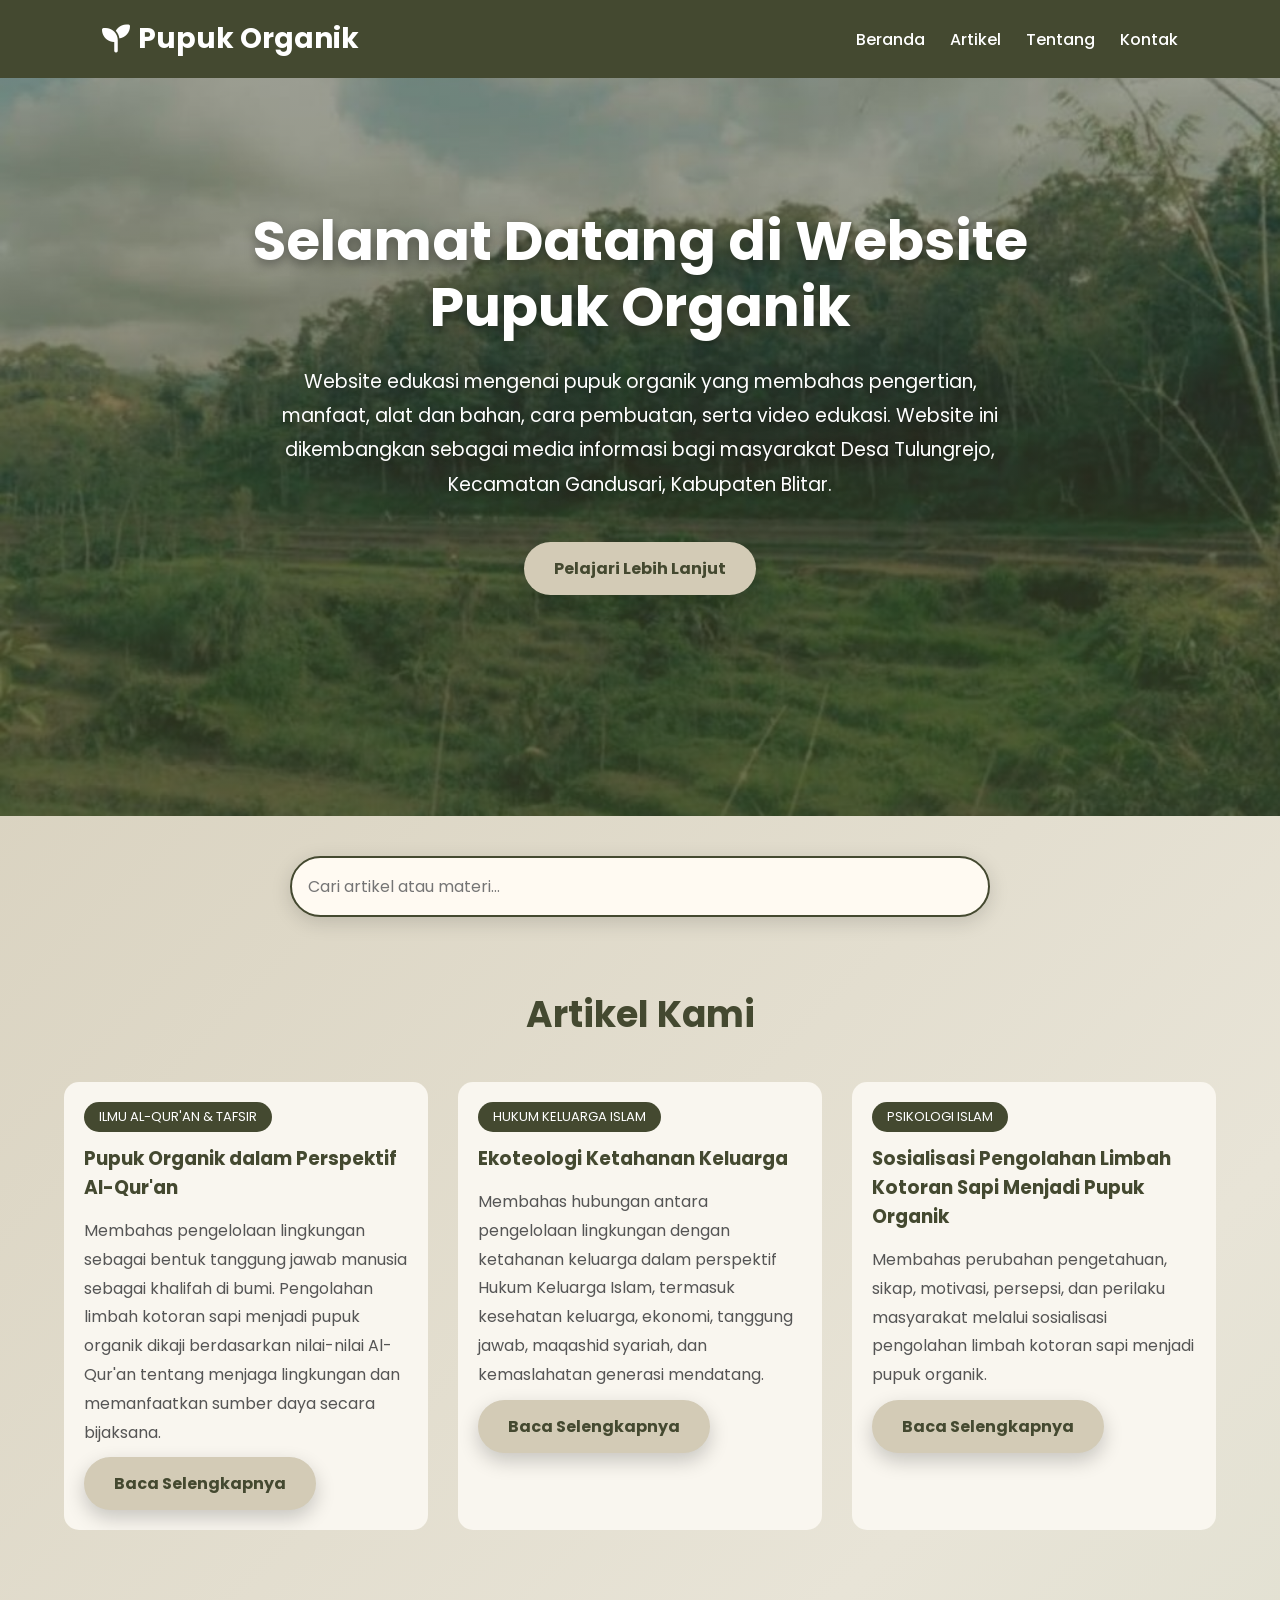
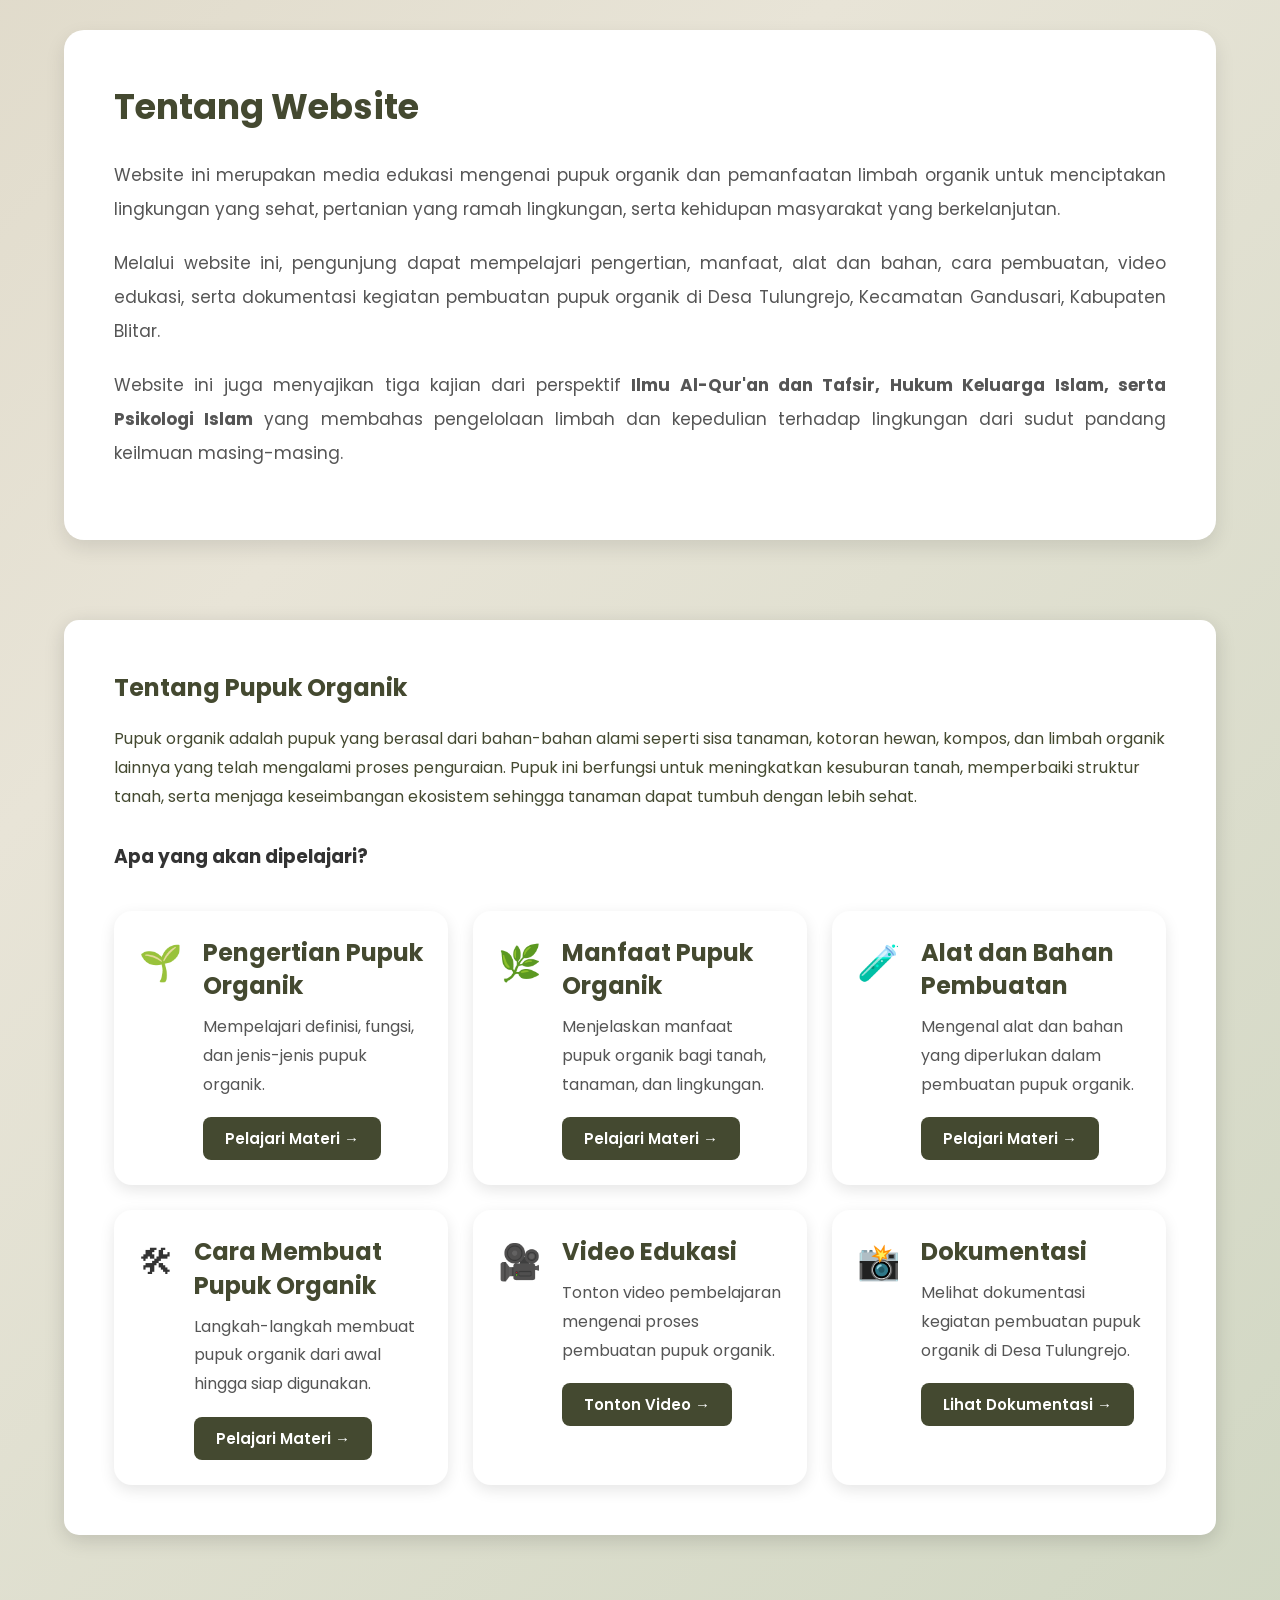
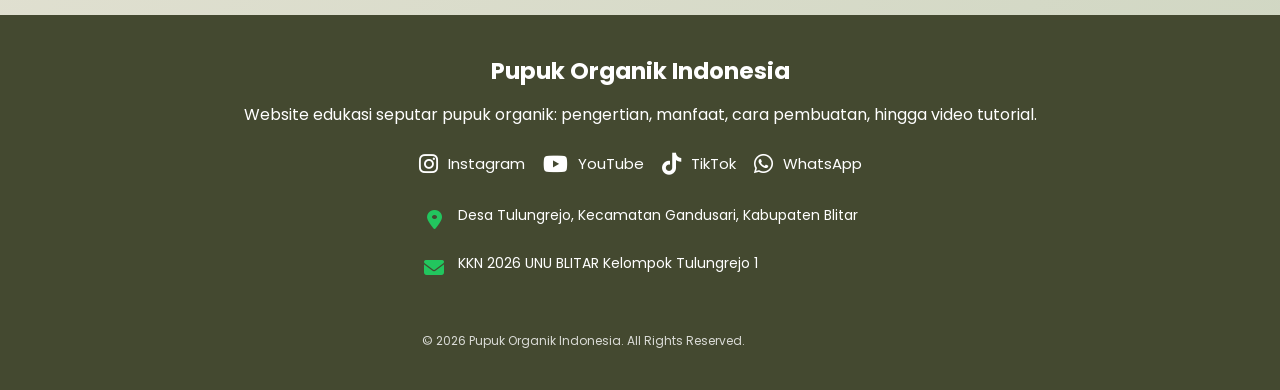
<file: index.html>
<!DOCTYPE html>
<html lang="id">

<head>

    <meta charset="UTF-8">

    <!-- Agar tampilan website menyesuaikan layar HP -->
    <meta name="viewport" content="width=device-width, initial-scale=1.0">

    <meta name="description"
        content="Website edukasi Pupuk Organik Desa Tulungrejo, Gandusari, Blitar">

    <meta name="keywords"
        content="pupuk organik, Desa Tulungrejo, Gandusari, Blitar, pertanian">

    <meta name="author"
        content="KKN Desa Tulungrejo">

    <title>Pupuk Organik - Desa Tulungrejo</title>


    <!-- CSS -->
    <link rel="stylesheet" href="style.css">


    <!-- Google Font -->
    <link rel="preconnect" href="https://fonts.googleapis.com">

    <link rel="preconnect"
        href="https://fonts.gstatic.com"
        crossorigin>

    <link
        href="https://fonts.googleapis.com/css2?family=Poppins:wght@300;400;500;600;700;800&display=swap"
        rel="stylesheet">


    <!-- Font Awesome -->
    <link
        rel="stylesheet"
        href="https://cdnjs.cloudflare.com/ajax/libs/font-awesome/6.5.2/css/all.min.css">
    
</head>


<body>


    <!-- ========================================
         HEADER
    ========================================= -->

<header>

    <!-- LOGO -->
    <div class="logo">
        <i class="fa-solid fa-seedling"></i>
        Pupuk Organik
    </div>

    <!-- MENU -->
    <nav id="nav">

        <a href="#hero">Beranda</a>

        <a href="#artikel">Artikel</a>

        <a href="#tentang-pupuk">Tentang</a>

        <a href="#kontak">Kontak</a>

    </nav>

    <!-- HAMBURGER -->
    <button
        class="menu-toggle"
        id="menu-toggle"
        type="button"
        aria-label="Buka menu">

        <i class="fa-solid fa-bars"></i>

    </button>

</header>


    <!-- ========================================
         HERO
    ========================================= -->

    <section class="hero" id="hero">

        <div class="hero-text">

            <h1>
                Selamat Datang di Website Pupuk Organik
            </h1>


            <p>
                Website edukasi mengenai pupuk organik yang membahas
                pengertian, manfaat, alat dan bahan, cara pembuatan,
                serta video edukasi. Website ini dikembangkan sebagai
                media informasi bagi masyarakat Desa Tulungrejo,
                Kecamatan Gandusari, Kabupaten Blitar.
            </p>


            <a
                href="#tentang-pupuk"
                class="btn">

                Pelajari Lebih Lanjut

            </a>

        </div>

    </section>



    <!-- ========================================
         SEARCH
    ========================================= -->

    <section class="search-box">

        <input
            type="text"
            id="searchInput"
            placeholder="Cari artikel atau materi...">

    </section>



   <!-- ========================================
     ARTIKEL
========================================= -->

<section class="artikel" id="artikel">

    <h2>
        Artikel Kami
    </h2>

    <div class="artikel-grid">

        <!-- =================================
             CARD 1
             ILMU AL-QUR'AN DAN TAFSIR
        ================================== -->

        <div class="card">

            <div class="content">

                <span class="kategori">
                    ILMU AL-QUR'AN & TAFSIR
                </span>

                <h3>
                    Pupuk Organik dalam Perspektif Al-Qur'an
                </h3>

                <p>
                    Membahas pengelolaan lingkungan sebagai bentuk
                    tanggung jawab manusia sebagai khalifah di bumi.
                    Pengolahan limbah kotoran sapi menjadi pupuk
                    organik dikaji berdasarkan nilai-nilai Al-Qur'an
                    tentang menjaga lingkungan dan memanfaatkan
                    sumber daya secara bijaksana.
                </p>

                <a href="ekoteologi.html" class="btn">
                    Baca Selengkapnya
                </a>

            </div>

        </div>


        <!-- =================================
             CARD 2
             HUKUM KELUARGA ISLAM
        ================================== -->

        <div class="card">

            <div class="content">

                <span class="kategori">
                    HUKUM KELUARGA ISLAM
                </span>

                <h3>
                    Ekoteologi Ketahanan Keluarga
                </h3>

                <p>
                    Membahas hubungan antara pengelolaan lingkungan
                    dengan ketahanan keluarga dalam perspektif Hukum
                    Keluarga Islam, termasuk kesehatan keluarga,
                    ekonomi, tanggung jawab, maqashid syariah,
                    dan kemaslahatan generasi mendatang.
                </p>

                <a href="hki.html" class="btn">
                    Baca Selengkapnya
                </a>

            </div>

        </div>


        <!-- =================================
             CARD 3
             PSIKOLOGI ISLAM
        ================================== -->

        <div class="card">

            <div class="content">

                <span class="kategori">
                    PSIKOLOGI ISLAM
                </span>

                <h3>
                    Sosialisasi Pengolahan Limbah Kotoran Sapi
                    Menjadi Pupuk Organik
                </h3>

                <p>
                    Membahas perubahan pengetahuan, sikap, motivasi,
                    persepsi, dan perilaku masyarakat melalui
                    sosialisasi pengolahan limbah kotoran sapi
                    menjadi pupuk organik.
                </p>

                <a href="psikologi.html" class="btn">
                    Baca Selengkapnya
                </a>

            </div>

        </div>

    </div>

    </section>



    <!-- ========================================
         TENTANG WEBSITE
    ========================================= -->

    <section class="tentang">

    <h2>
        Tentang Website
    </h2>

    <p>
        Website ini merupakan media edukasi mengenai pupuk organik
        dan pemanfaatan limbah organik untuk menciptakan lingkungan
        yang sehat, pertanian yang ramah lingkungan, serta kehidupan
        masyarakat yang berkelanjutan.
    </p>

    <p>
        Melalui website ini, pengunjung dapat mempelajari pengertian,
        manfaat, alat dan bahan, cara pembuatan, video edukasi, serta
        dokumentasi kegiatan pembuatan pupuk organik di Desa Tulungrejo,
        Kecamatan Gandusari, Kabupaten Blitar.
    </p>

    <p>
        Website ini juga menyajikan tiga kajian dari perspektif
        <strong>Ilmu Al-Qur'an dan Tafsir, Hukum Keluarga Islam,
        serta Psikologi Islam</strong> yang membahas pengelolaan limbah
        dan kepedulian terhadap lingkungan dari sudut pandang keilmuan
        masing-masing.
    </p>

</section>


    <!-- ========================================
         TENTANG PUPUK ORGANIK
    ========================================= -->

    <section id="tentang-pupuk">

        <h2>
            Tentang Pupuk Organik
        </h2>


        <p>
            Pupuk organik adalah pupuk yang berasal dari bahan-bahan
            alami seperti sisa tanaman, kotoran hewan, kompos, dan
            limbah organik lainnya yang telah mengalami proses
            penguraian.

            Pupuk ini berfungsi untuk meningkatkan kesuburan tanah,
            memperbaiki struktur tanah, serta menjaga keseimbangan
            ekosistem sehingga tanaman dapat tumbuh dengan lebih sehat.
        </p>


        <h3>
            Apa yang akan dipelajari?
        </h3>



        <!-- ====================================
             MATERI
        ===================================== -->

        <div class="materi">


            <!-- =================================
                 PENGERTIAN
            ================================== -->

            <div class="item">

                <span>
                    🌱
                </span>


                <div>

                    <h4>
                        Pengertian Pupuk Organik
                    </h4>


                    <p>
                        Mempelajari definisi, fungsi, dan jenis-jenis
                        pupuk organik.
                    </p>


                    <a
                        href="pengertian.html"
                        class="btn-materi">

                        Pelajari Materi →

                    </a>

                </div>

            </div>



            <!-- =================================
                 MANFAAT
            ================================== -->

            <div class="item">

                <span>
                    🌿
                </span>


                <div>

                    <h4>
                        Manfaat Pupuk Organik
                    </h4>


                    <p>
                        Menjelaskan manfaat pupuk organik bagi tanah,
                        tanaman, dan lingkungan.
                    </p>


                    <a
                        href="manfaat.html"
                        class="btn-materi">

                        Pelajari Materi →

                    </a>

                </div>

            </div>



            <!-- =================================
                 ALAT DAN BAHAN
            ================================== -->

            <div class="item">

                <span>
                    🧪
                </span>


                <div>

                    <h4>
                        Alat dan Bahan Pembuatan
                    </h4>


                    <p>
                        Mengenal alat dan bahan yang diperlukan dalam
                        pembuatan pupuk organik.
                    </p>


                    <a
                        href="alatdanbahanpembuatanpupuk.html"
                        class="btn-materi">

                        Pelajari Materi →

                    </a>

                </div>

            </div>



            <!-- =================================
                 CARA PEMBUATAN
            ================================== -->

            <div class="item">

                <span>
                    🛠
                </span>


                <div>

                    <h4>
                        Cara Membuat Pupuk Organik
                    </h4>


                    <p>
                        Langkah-langkah membuat pupuk organik dari
                        awal hingga siap digunakan.
                    </p>


                    <a
                        href="carapembuatan.html"
                        class="btn-materi">

                        Pelajari Materi →

                    </a>

                </div>

            </div>



            <!-- =================================
                 VIDEO EDUKASI
            ================================== -->

            <div class="item">

                <span>
                    🎥
                </span>


                <div>

                    <h4>
                        Video Edukasi
                    </h4>


                    <p>
                        Tonton video pembelajaran mengenai proses
                        pembuatan pupuk organik.
                    </p>


                    <a
                        href="videotutorial.html"
                        class="btn-materi">

                        Tonton Video →

                    </a>
    
                </div>

            </div>
<!-- =================================
     DOKUMENTASI
================================== -->

<div class="item">

    <span>
        📸
    </span>

    <div>

        <h4>
            Dokumentasi
        </h4>

        <p>
            Melihat dokumentasi kegiatan pembuatan pupuk organik
            di Desa Tulungrejo.
        </p>

        <a
            href="dokumentasi.html"
            class="btn-materi">

            Lihat Dokumentasi →

        </a>

    </div>

</div>

        </div>

    </section>



    <!-- ========================================
         FOOTER
    ========================================= -->

    <footer id="kontak">


       <h3>Pupuk Organik Indonesia</h3>

    <p>
        Website edukasi seputar pupuk organik:
        pengertian, manfaat, cara pembuatan,
        hingga video tutorial.
    </p>


    <!-- =========================
         SOSIAL MEDIA
    ========================== -->

    <div class="social">

        <!-- INSTAGRAM -->
        <a href="https://www.instagram.com/kkn_tulungrejo_1/"
           target="_blank"
           rel="noopener noreferrer"
           title="Instagram">

            <i class="fab fa-instagram"></i>

            <span>Instagram</span>

        </a>


        <!-- YOUTUBE -->
        <a href="https://youtube.com/@kkn.tulungrejo1202?si=yYd__FeTEp4ROcFp"
           target="_blank"
           rel="noopener noreferrer"
           title="YouTube">

            <i class="fab fa-youtube"></i>

            <span>YouTube</span>

        </a>


        <!-- TIKTOK -->
        <a href="https://www.tiktok.com/@kkn2026tulungrejo1?is_from_webapp=1&sender_device=pc/"
           target="_blank"
           rel="noopener noreferrer"
           title="TikTok">

            <i class="fab fa-tiktok"></i>

            <span>TikTok</span>

        </a>
          

        <!--WHATSAAP-->
        <a href="https://wa.me/6285129846787"
           target="_blank"
           rel="noopener noreferrer"
           title="WhatsApp">

            <i class="fab fa-whatsapp"></i>

            <span>WhatsApp</span>

        </a>

    </div>


    <!-- =========================
         KONTAK
    ========================== -->

    <div class="kontak-info">


        <!-- LOKASI -->
        <a href="https://www.google.com/maps/search/?api=1&query=Desa+Tulungrejo+Kecamatan+Gandusari+Kabupaten+Blitar"
           target="_blank"
           rel="noopener noreferrer"
           title="Buka lokasi di Google Maps">

            <i class="fas fa-map-marker-alt"></i>

            <span>
                Desa Tulungrejo, Kecamatan Gandusari, Kabupaten Blitar
            </span>

        </a>


        <!-- EMAIL -->
        <a href="mailto:kkn.desatulungrejo2026@gmail.com"
   title="Kirim Email">

    <i class="fas fa-envelope"></i>

    <span>
        KKN 2026 UNU BLITAR Kelompok Tulungrejo 1
    </span>

</a>


    <!-- COPYRIGHT -->

    <p class="copyright">
        © 2026 Pupuk Organik Indonesia. All Rights Reserved.
    </p>

</footer>


<!-- ========================================
     BACK TO TOP
========================================= -->

<button
    id="topBtn"
    title="Kembali ke atas">

    <i class="fa-solid fa-arrow-up"></i>

</button>


<!-- ========================================
     JAVASCRIPT
========================================= -->

<script>

    /* ========================================
       HAMBURGER MENU
    ======================================== */

    const menuToggle = document.getElementById("menu-toggle");
    const nav = document.getElementById("nav");


    // Klik hamburger
    if (menuToggle && nav) {

        menuToggle.addEventListener("click", function (e) {

            e.stopPropagation();

            nav.classList.toggle("active");

        });


        // Klik di luar menu → menu tertutup
        document.addEventListener("click", function (e) {

            if (
                !nav.contains(e.target) &&
                !menuToggle.contains(e.target)
            ) {

                nav.classList.remove("active");

            }

        });


        // Klik link menu → menu tertutup
        const navLinks = nav.querySelectorAll("a");

        navLinks.forEach(function (link) {

            link.addEventListener("click", function () {

                nav.classList.remove("active");

            });

        });

    }


    /* ========================================
       BACK TO TOP
    ======================================== */

    const topBtn = document.getElementById("topBtn");


    if (topBtn) {

        window.addEventListener("scroll", function () {

            if (window.scrollY > 300) {

                topBtn.style.display = "block";

            } else {

                topBtn.style.display = "none";

            }

        });


        topBtn.addEventListener("click", function () {

            window.scrollTo({

                top: 0,

                behavior: "smooth"

            });

        });

    }


    /* ========================================
       SEARCH
    ======================================== */

    const searchInput = document.getElementById("searchInput");
    const cards = document.querySelectorAll(".card");


    if (searchInput) {

        searchInput.addEventListener("input", function () {

            const keyword = searchInput.value.toLowerCase();


            cards.forEach(function (card) {

                const text = card.textContent.toLowerCase();


                if (text.includes(keyword)) {

                    card.style.display = "";

                } else {

                    card.style.display = "none";

                }

            });

        });

    }

</script>

</body>
    
</html>
</file>
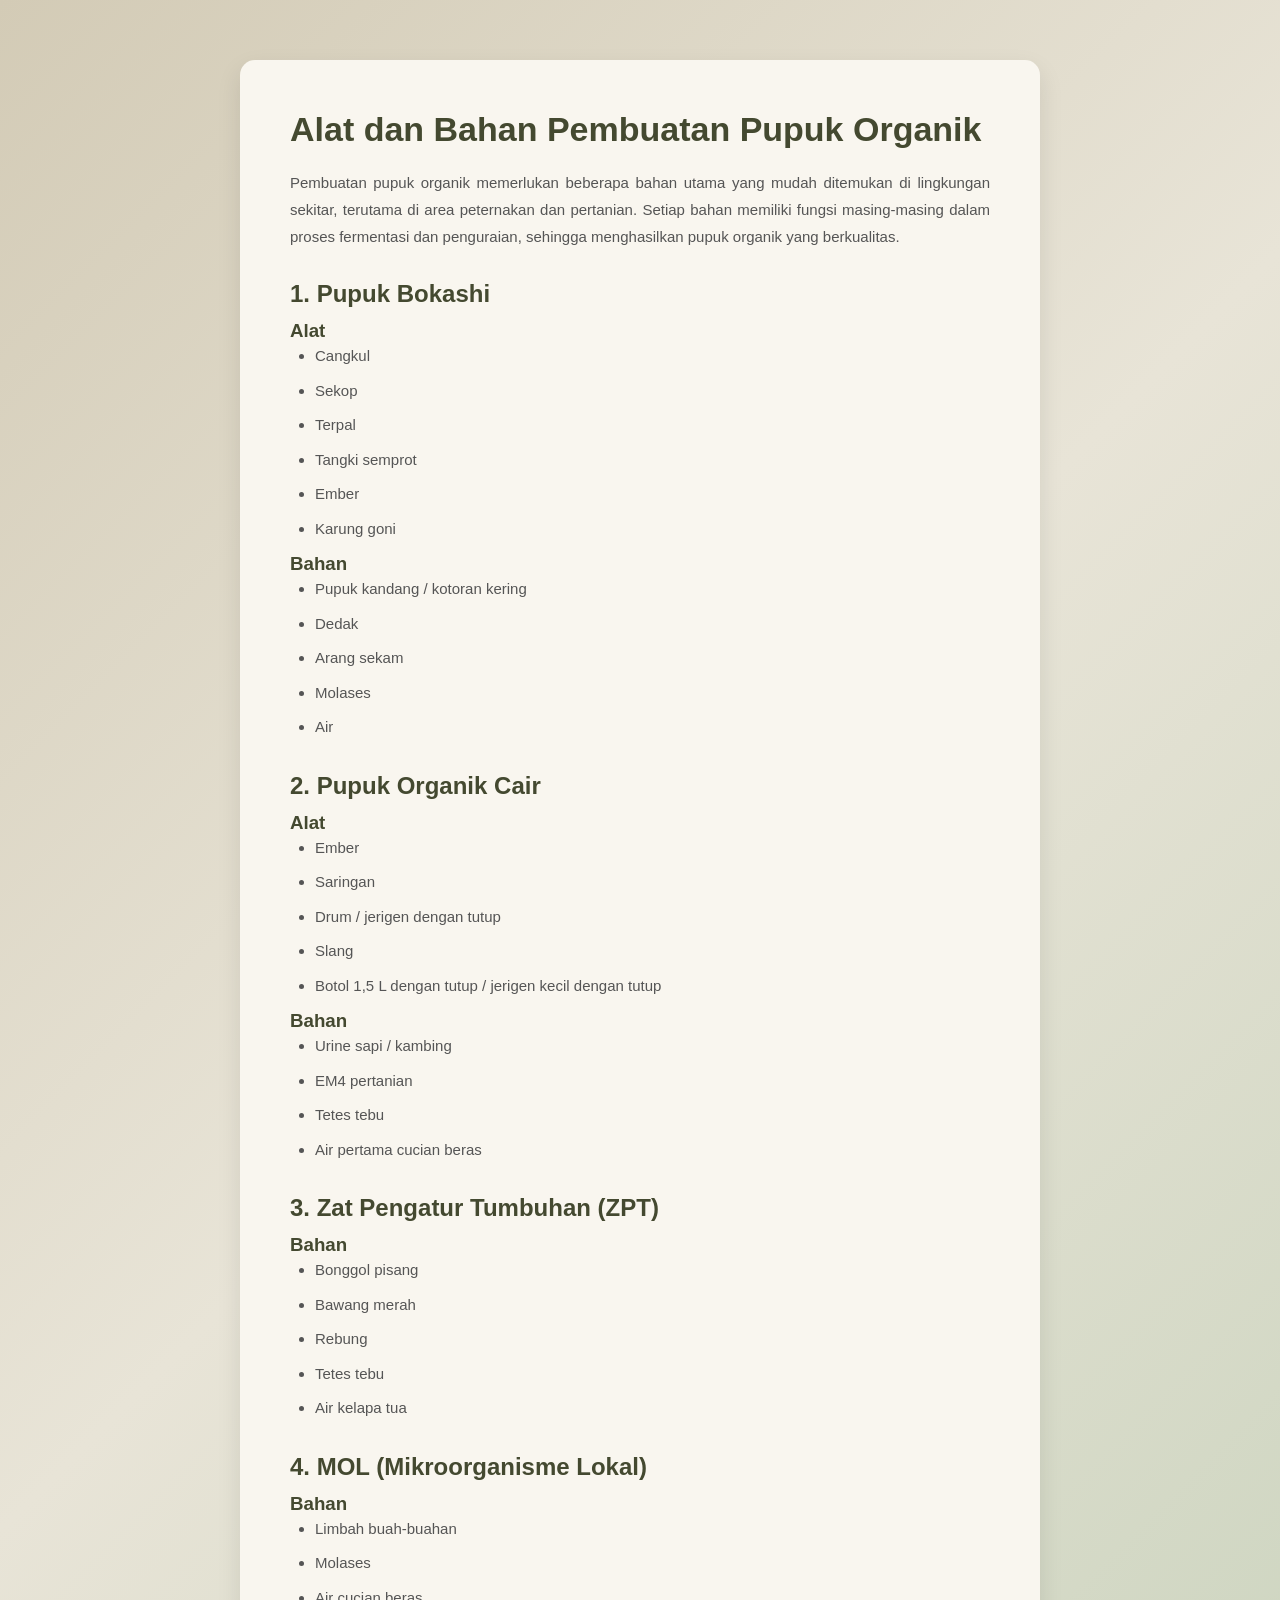
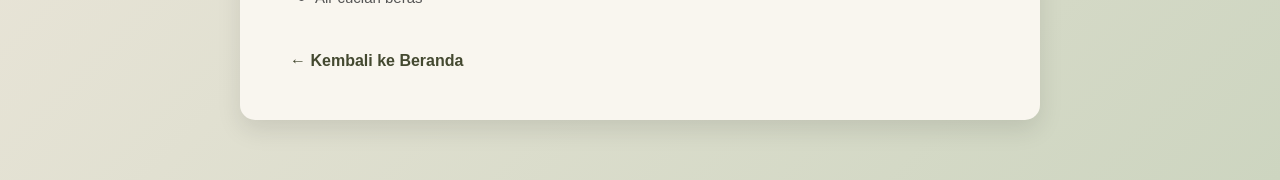
<file: alatdanbahanpembuatanpupuk.html>
<!DOCTYPE html>
<html lang="id">

<head>
    <meta charset="UTF-8">
    <meta name="viewport" content="width=device-width, initial-scale=1.0">

    <title>Alat dan Bahan Pembuatan Pupuk Organik</title>

    <link rel="stylesheet" href="style.css">
</head>

<body>

    <div class="artikel-detail">

        <h1>Alat dan Bahan Pembuatan Pupuk Organik</h1>

        <p>
            Pembuatan pupuk organik memerlukan beberapa bahan utama yang mudah
            ditemukan di lingkungan sekitar, terutama di area peternakan dan
            pertanian. Setiap bahan memiliki fungsi masing-masing dalam proses
            fermentasi dan penguraian, sehingga menghasilkan pupuk organik
            yang berkualitas.
        </p>


        <!-- =====================================================
      1. PUPUK BOKASHI
        ====================================================== -->

        <h2>1. Pupuk Bokashi</h2>

        <h3>Alat</h3>

        <ul>
            <li>Cangkul</li>
            <li>Sekop</li>
            <li>Terpal</li>
            <li>Tangki semprot</li>
            <li>Ember</li>
            <li>Karung goni</li>
        </ul>

        <h3>Bahan</h3>

        <ul>
            <li>Pupuk kandang / kotoran kering</li>
            <li>Dedak</li>
            <li>Arang sekam</li>
            <li>Molases</li>
            <li>Air</li>
        </ul>


        <!-- =====================================================
     2. PUPUK ORGANIK CAIR
        ====================================================== -->

        <h2>2. Pupuk Organik Cair</h2>

        <h3>Alat</h3>

        <ul>
            <li>Ember</li>
            <li>Saringan</li>
            <li>Drum / jerigen dengan tutup</li>
            <li>Slang</li>
            <li>Botol 1,5 L dengan tutup / jerigen kecil dengan tutup</li>
        </ul>

        <h3>Bahan</h3>

        <ul>
            <li>Urine sapi / kambing</li>
            <li>EM4 pertanian</li>
            <li>Tetes tebu</li>
            <li>Air pertama cucian beras</li>
        </ul>


        <!-- =====================================================
     3. ZAT PENGATUR TUMBUHAN
        ====================================================== -->

        <h2>3. Zat Pengatur Tumbuhan (ZPT)</h2>

        <h3>Bahan</h3>

        <ul>
            <li>Bonggol pisang</li>
            <li>Bawang merah</li>
            <li>Rebung</li>
            <li>Tetes tebu</li>
            <li>Air kelapa tua</li>
        </ul>


        <!-- =====================================================
    4. MOL
        ====================================================== -->

        <h2>4. MOL (Mikroorganisme Lokal)</h2>

        <h3>Bahan</h3>

        <ul>
            <li>Limbah buah-buahan</li>
            <li>Molases</li>
            <li>Air cucian beras</li>
        </ul>


        <!-- =====================================================
             TOMBOL KEMBALI
        ====================================================== -->

        <a href="index.html" class="btn-kembali">
            ← Kembali ke Beranda
        </a>

    </div>

</body>
</html>
</file>
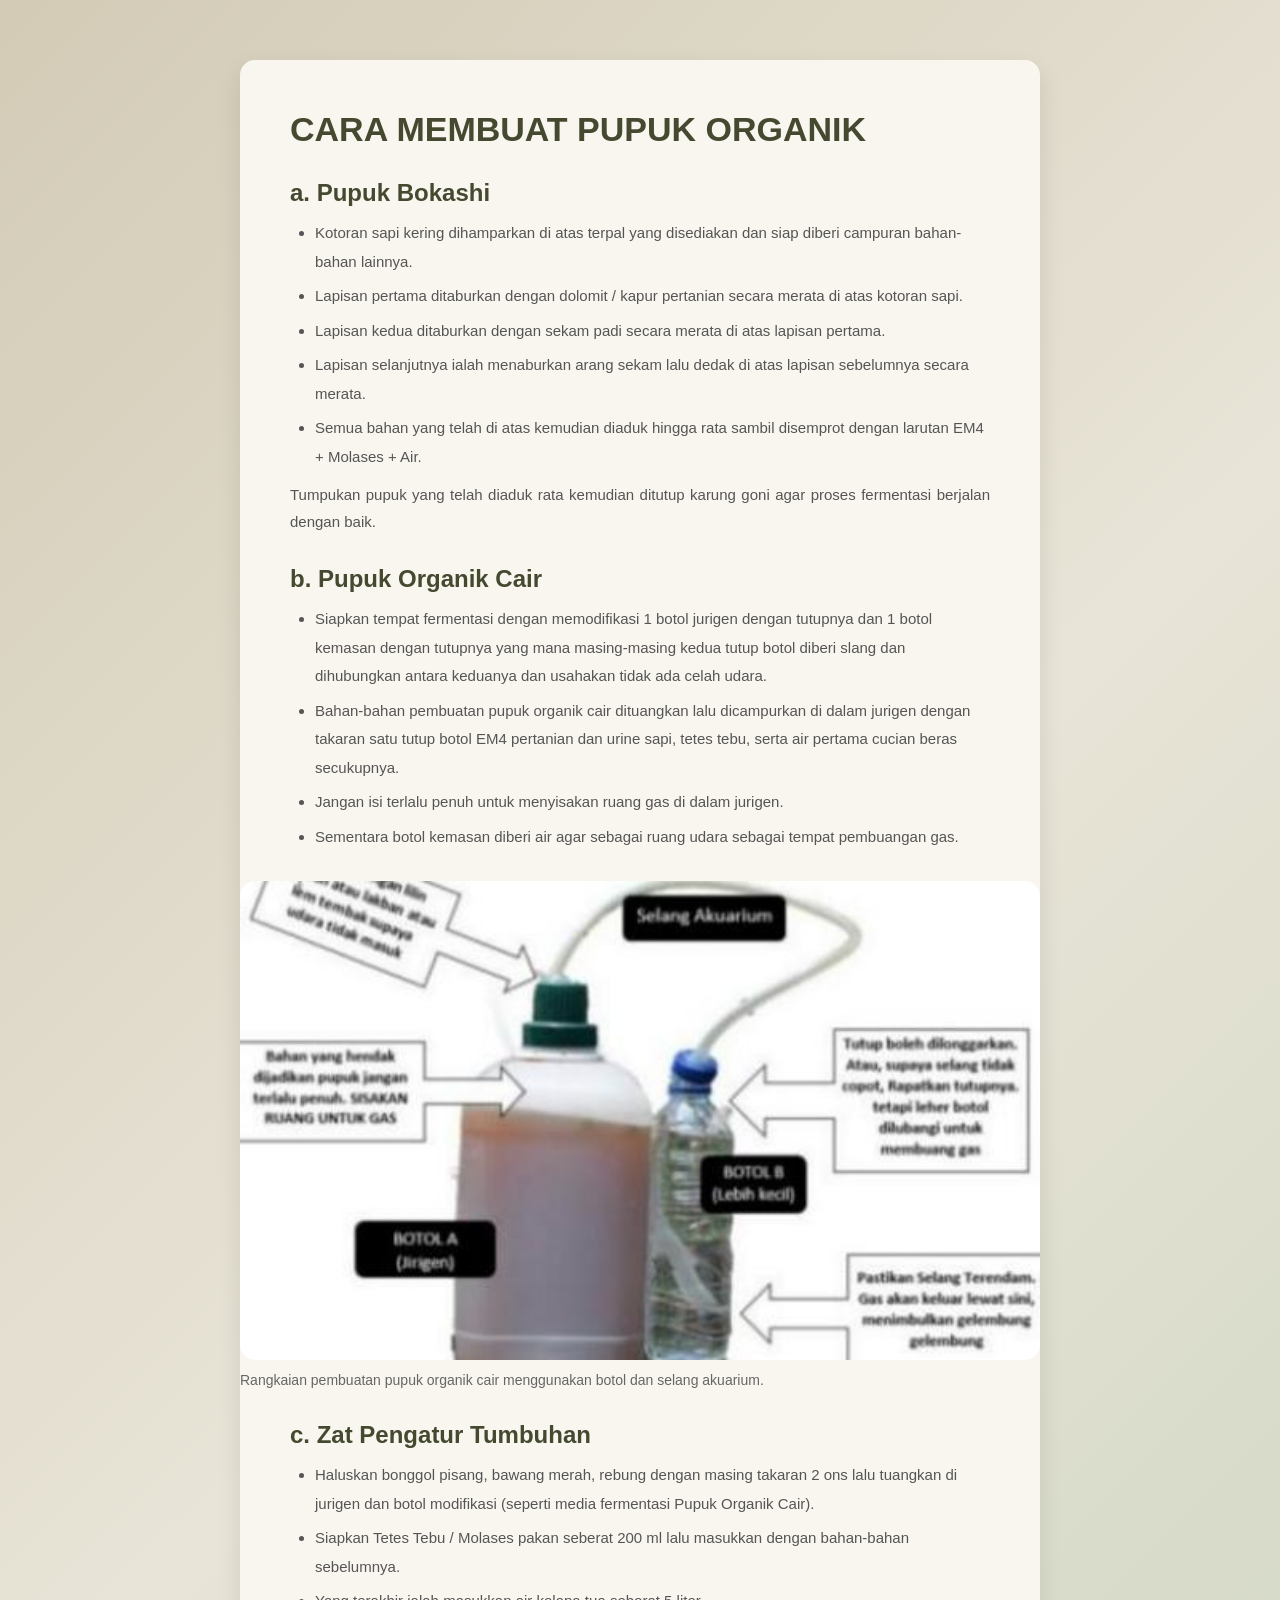
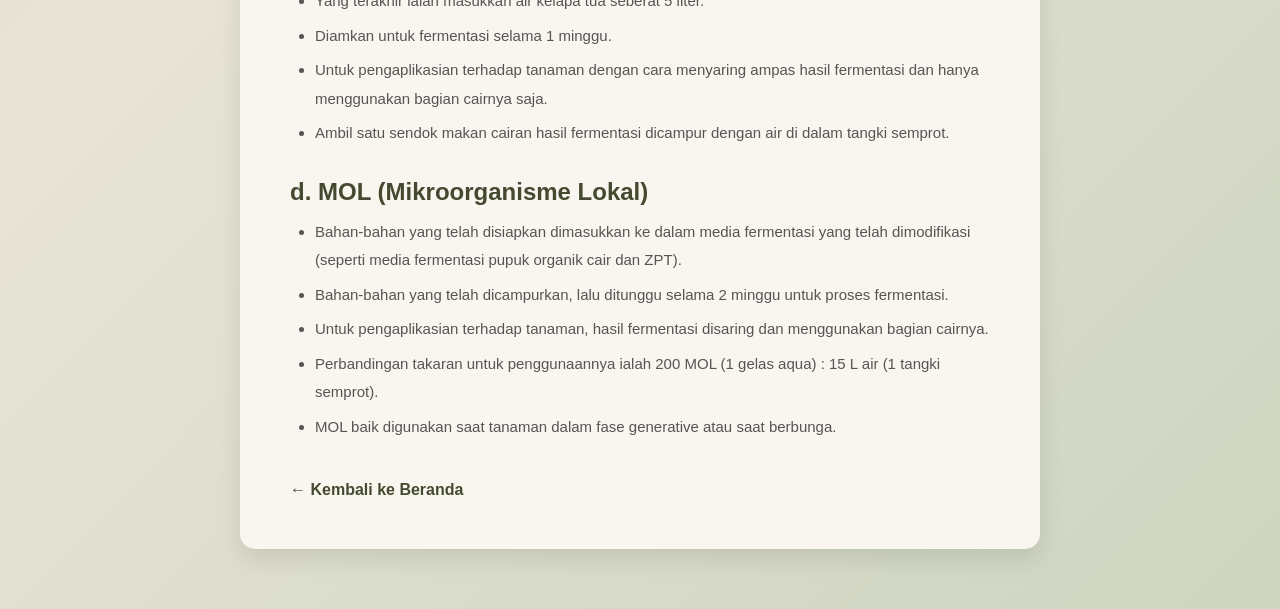
<file: carapembuatan.html>
<!DOCTYPE html>
<html lang="id">

<head>
    <meta charset="UTF-8">

    <!-- Agar tampilan menyesuaikan layar HP -->
    <meta name="viewport" content="width=device-width, initial-scale=1.0">

    <title>Cara Pembuatan Pupuk Organik</title>

    <link rel="stylesheet" href="style.css">
</head>

<body>

    <div class="artikel-detail">

        <h1>CARA MEMBUAT PUPUK ORGANIK</h1>


        <!-- =====================================================
             a. PUPUK BOKASHI
        ====================================================== -->

        <h2>a. Pupuk Bokashi</h2>

        <ul>

            <li>
                Kotoran sapi kering dihamparkan di atas terpal yang
                disediakan dan siap diberi campuran bahan-bahan lainnya.
            </li>

            <li>
                Lapisan pertama ditaburkan dengan dolomit / kapur pertanian
                secara merata di atas kotoran sapi.
            </li>

            <li>
                Lapisan kedua ditaburkan dengan sekam padi secara merata
                di atas lapisan pertama.
            </li>

            <li>
                Lapisan selanjutnya ialah menaburkan arang sekam lalu dedak
                di atas lapisan sebelumnya secara merata.
            </li>

            <li>
                Semua bahan yang telah di atas kemudian diaduk hingga rata
                sambil disemprot dengan larutan EM4 + Molases + Air.
            </li>

        </ul>

        <p>
            Tumpukan pupuk yang telah diaduk rata kemudian ditutup karung goni
            agar proses fermentasi berjalan dengan baik.
        </p>


        <!-- =====================================================
             b. PUPUK ORGANIK CAIR
        ====================================================== -->

        <h2>b. Pupuk Organik Cair</h2>

        <ul>

            <li>
                Siapkan tempat fermentasi dengan memodifikasi 1 botol jurigen
                dengan tutupnya dan 1 botol kemasan dengan tutupnya yang mana
                masing-masing kedua tutup botol diberi slang dan dihubungkan
                antara keduanya dan usahakan tidak ada celah udara.
            </li>

            <li>
                Bahan-bahan pembuatan pupuk organik cair dituangkan lalu
                dicampurkan di dalam jurigen dengan takaran satu tutup botol
                EM4 pertanian dan urine sapi, tetes tebu, serta air pertama
                cucian beras secukupnya.
            </li>

            <li>
                Jangan isi terlalu penuh untuk menyisakan ruang gas di dalam
                jurigen.
            </li>

            <li>
                Sementara botol kemasan diberi air agar sebagai ruang udara
                sebagai tempat pembuangan gas.
            </li>

        </ul>


        <!-- =====================================================
             GAMBAR POC
        ====================================================== -->

        <div class="gambar-pembuatan">

            <img src="gambar/poc.jpg"
                 alt="Rangkaian pembuatan pupuk organik cair">

            <p class="caption">
                Rangkaian pembuatan pupuk organik cair menggunakan botol
                dan selang akuarium.
            </p>

        </div>


        <!-- =====================================================
             c. ZAT PENGATUR TUMBUHAN
        ====================================================== -->

        <h2>c. Zat Pengatur Tumbuhan</h2>

        <ul>

            <li>
                Haluskan bonggol pisang, bawang merah, rebung dengan masing
                takaran 2 ons lalu tuangkan di jurigen dan botol modifikasi
                (seperti media fermentasi Pupuk Organik Cair).
            </li>

            <li>
                Siapkan Tetes Tebu / Molases pakan seberat 200 ml lalu
                masukkan dengan bahan-bahan sebelumnya.
            </li>

            <li>
                Yang terakhir ialah masukkan air kelapa tua seberat 5 liter.
            </li>

            <li>
                Diamkan untuk fermentasi selama 1 minggu.
            </li>

            <li>
                Untuk pengaplikasian terhadap tanaman dengan cara menyaring
                ampas hasil fermentasi dan hanya menggunakan bagian cairnya
                saja.
            </li>

            <li>
                Ambil satu sendok makan cairan hasil fermentasi dicampur
                dengan air di dalam tangki semprot.
            </li>

        </ul>


        <!-- =====================================================
             d. MOL
        ====================================================== -->

        <h2>d. MOL (Mikroorganisme Lokal)</h2>

        <ul>

            <li>
                Bahan-bahan yang telah disiapkan dimasukkan ke dalam media
                fermentasi yang telah dimodifikasi (seperti media fermentasi
                pupuk organik cair dan ZPT).
            </li>

            <li>
                Bahan-bahan yang telah dicampurkan, lalu ditunggu selama
                2 minggu untuk proses fermentasi.
            </li>

            <li>
                Untuk pengaplikasian terhadap tanaman, hasil fermentasi
                disaring dan menggunakan bagian cairnya.
            </li>

            <li>
                Perbandingan takaran untuk penggunaannya ialah 200 MOL
                (1 gelas aqua) : 15 L air (1 tangki semprot).
            </li>

            <li>
                MOL baik digunakan saat tanaman dalam fase generative
                atau saat berbunga.
            </li>

        </ul>


        <!-- =====================================================
             TOMBOL KEMBALI
        ====================================================== -->

        <a href="index.html" class="btn-kembali">
            ← Kembali ke Beranda
        </a>

    </div>

</body>

</html>
</file>
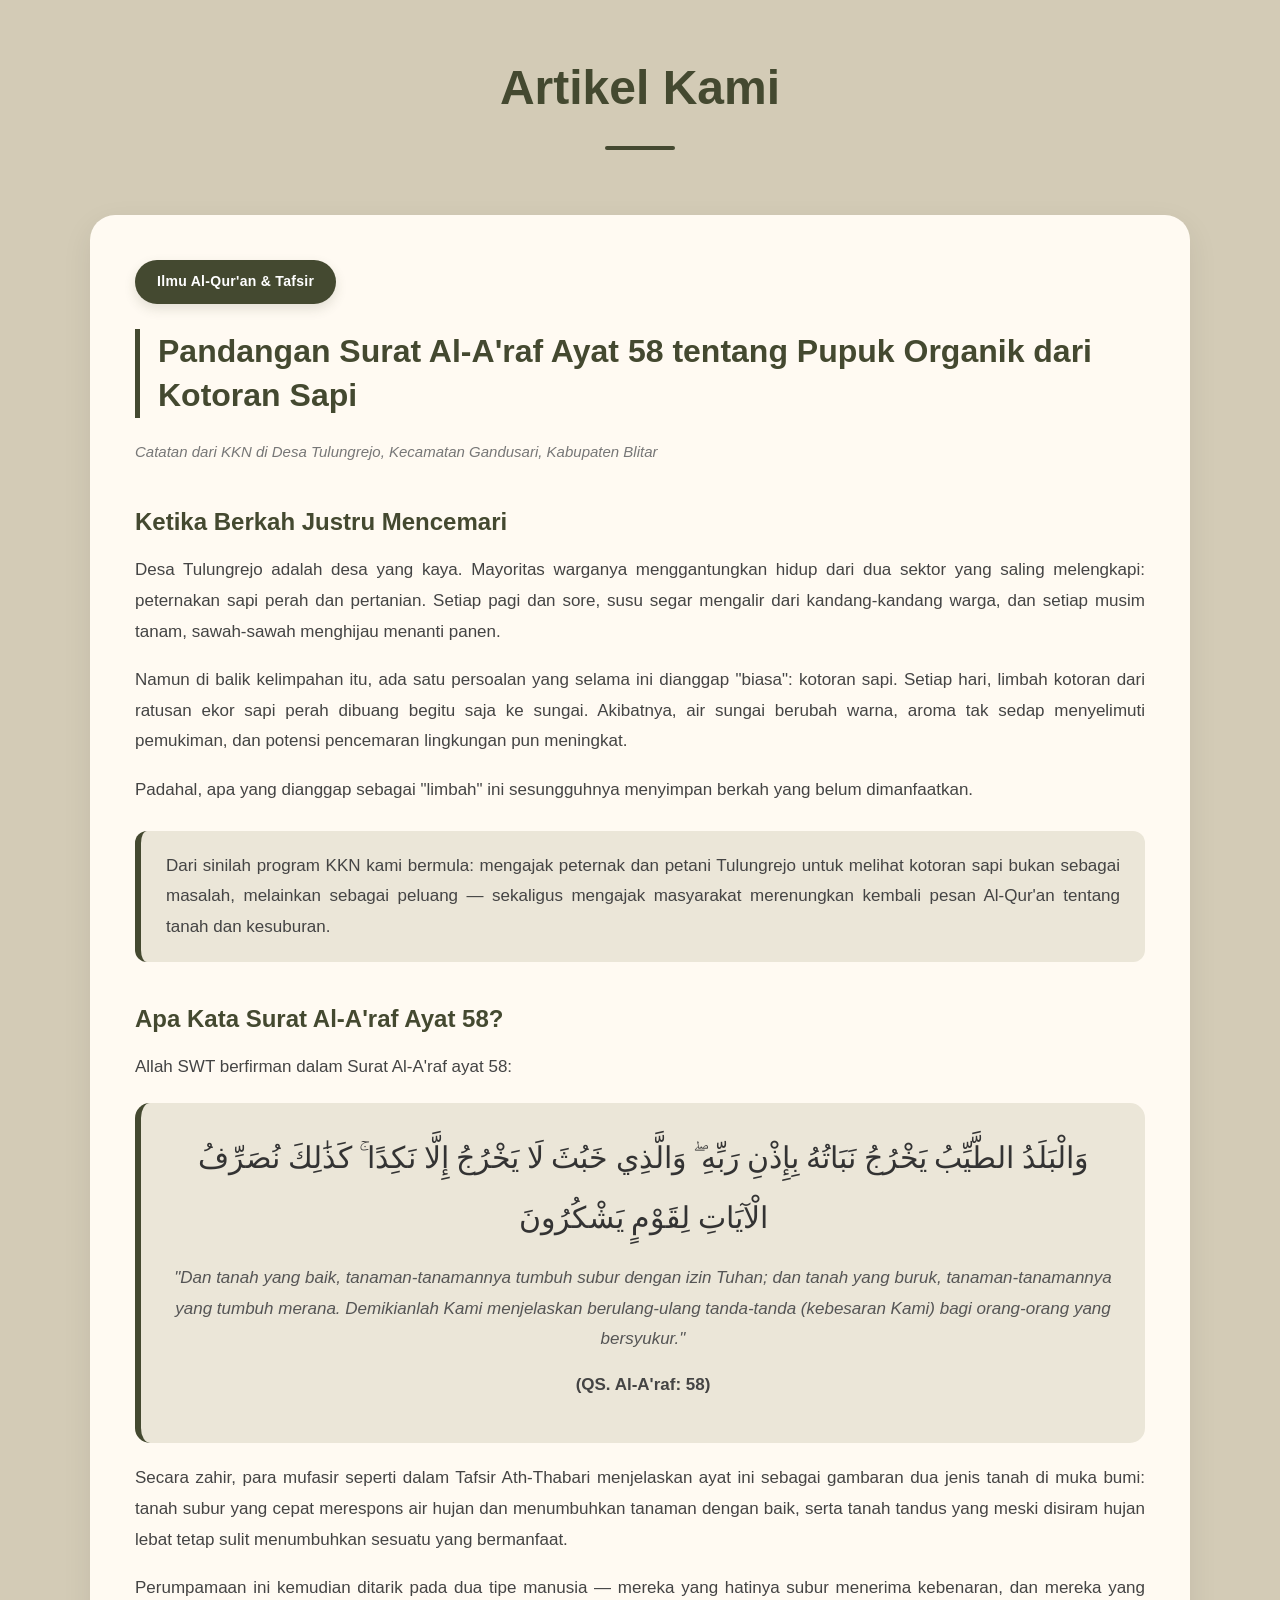
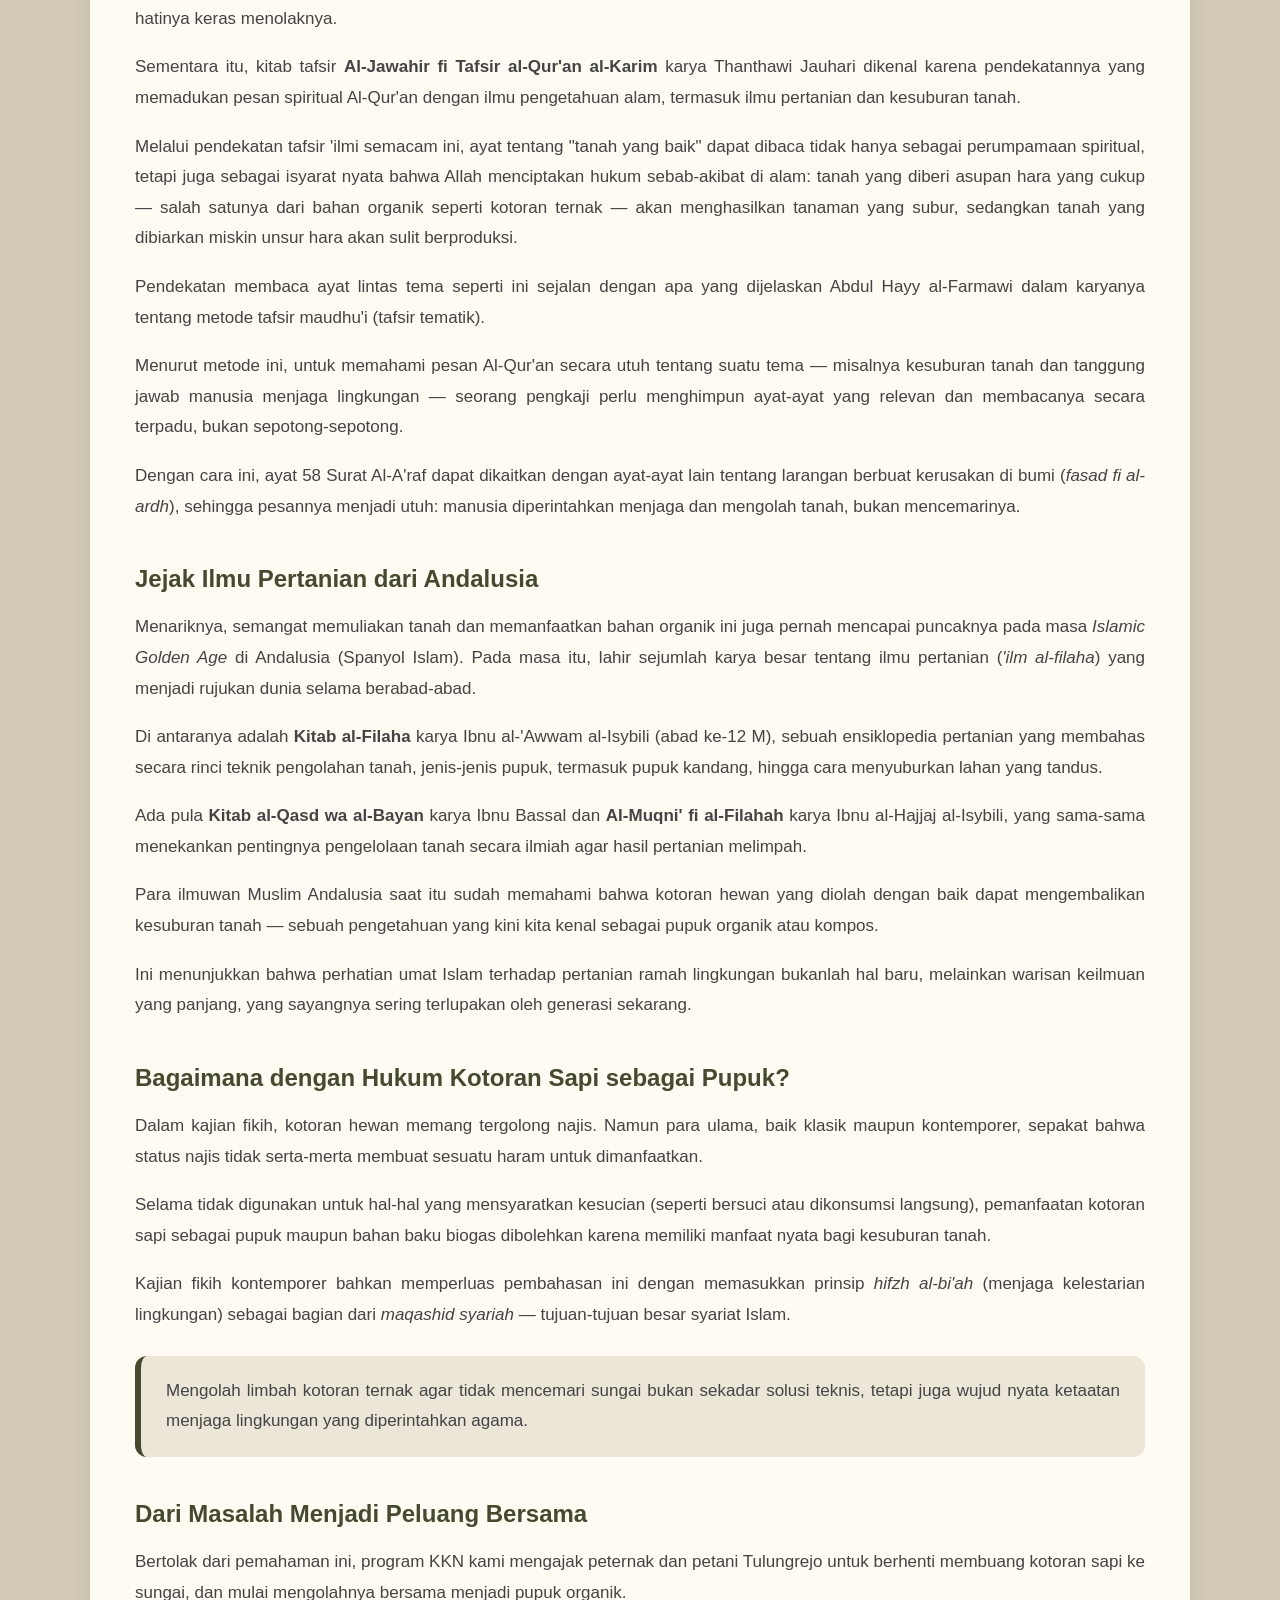
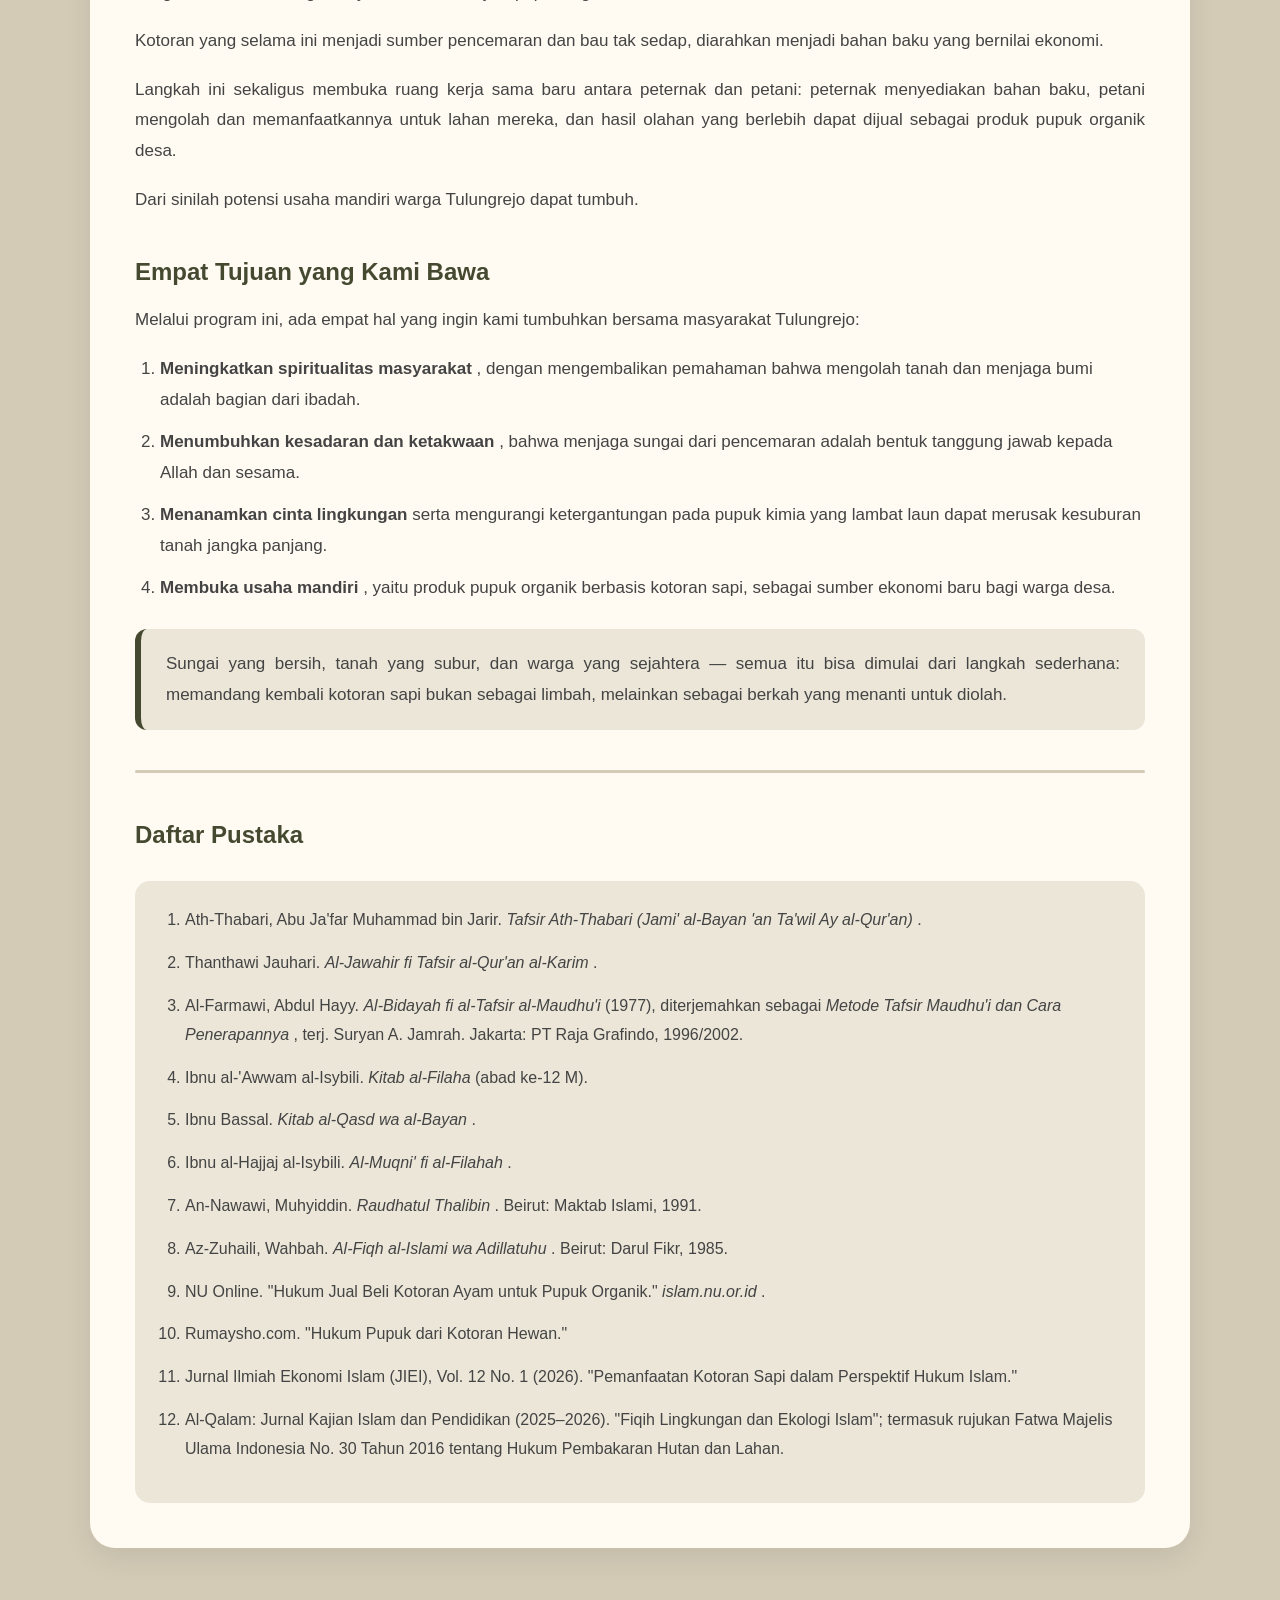
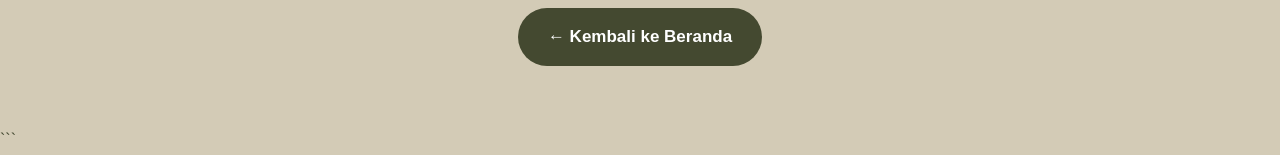
<file: ekoteologi.html>
<!DOCTYPE html>
<html lang="id">

<head>

    <meta charset="UTF-8">

    <meta name="viewport" content="width=device-width, initial-scale=1.0">

    <title>Artikel Kami - Pupuk Organik Desa Tulungrejo</title>


    <style>

        /* =========================
           RESET
        ========================= */

        * {
            box-sizing: border-box;
            margin: 0;
            padding: 0;
        }


        /* =========================
           BODY
        ========================= */

        body {
            font-family: Arial, sans-serif;
            background: #d3cbb6;
            color: #444930;
            line-height: 1.8;
        }

        /* =========================
           JUDUL HALAMAN
        ========================= */

        .judul-halaman {
    text-align: center;
    padding-top: 45px;
    margin-bottom: 65px;
}

.judul-halaman h1 {
    font-size: 48px;
    color: #444930;
    margin-bottom: 12px;
    font-weight: 700;
}

.judul-halaman h1::after {
    content: "";
    display: block;
    width: 70px;
    height: 4px;
    background: #444930;
    margin: 15px auto 18px;
    border-radius: 10px;
}

.judul-halaman p {
    font-size: 17px;
    color: #666;
    max-width: 750px;
    margin: auto;
}


        /* =========================
           CONTAINER ARTIKEL
        ========================= */

        .artikel-container {
    width: 92%;
    max-width: 1100px;
    margin: auto;
}


        .artikel {
            background: #fffaf2;
            border-radius: 25px;
            padding: 45px;
            margin-bottom: 40px;
            box-shadow: 0 10px 30px rgba(0, 0, 0, 0.08);
        }


        /* =========================
           LABEL ARTIKEL
        ========================= */

        .label {
    display: inline-block;
    background: #444930;
    color: white;
    padding: 9px 22px;
    border-radius: 30px;
    font-weight: bold;
    font-size: 14px;
    letter-spacing: 0.3px;
    margin-bottom: 25px;
    box-shadow: 0 5px 12px rgba(68, 73, 48, 0.15);
}


        /* =========================
           JUDUL ARTIKEL
        ========================= */

        .artikel h2 {
            font-size: 32px;
            color: #444930;
            margin-bottom: 20px;
            line-height: 1.4;
            position: relative;
            padding-left: 18px;
            border-left: 5px solid #444930;
        }


        .artikel h3 {
            font-size: 24px;
            color: #444930;
            margin-top: 35px;
            margin-bottom: 12px;
        }


        .artikel h4 {
            font-size: 20px;
            color: #444930;
            margin-top: 25px;
            margin-bottom: 10px;
        }


        /* =========================
           PARAGRAF
        ========================= */

        .artikel p {
            font-size: 17px;
            color: #444;
            margin-bottom: 18px;
            text-align: justify;
        }


        /* =========================
           AYAT ARAB
        ========================= */

        .ayat {
            background: #ebe6d8;
            border-left: 6px solid #444930;
            border-radius: 15px;
            padding: 25px;
            margin: 20px 0;
            text-align: center;
        }


        .arab {
            font-size: 30px;
            line-height: 2;
            direction: rtl;
            color: #333;
            margin-bottom: 15px;
            font-family: "Times New Roman", serif;
        }


        .arti {
            font-size: 17px;
            font-style: italic;
            color: #555;
        }


        /* =========================
           HIGHLIGHT
        ========================= */

        .highlight {
            background: #ebe6d8;
            border-left: 6px solid #444930;
            border-radius: 12px;
            padding: 20px 25px;
            margin: 25px 0;
        }


        .highlight p {
            margin-bottom: 0;
        }


        /* =========================
           LIST
        ========================= */

        .artikel ul {
            margin: 15px 0 20px 25px;
        }


        .artikel ol {
            margin: 15px 0 20px 25px;
        }


        .artikel li {
            margin-bottom: 12px;
            font-size: 17px;
            color: #444;
        }


        /* =========================
        CATATAN KKN
        ========================= */

        .artikel > p:first-of-type {
            color: #777;
            font-size: 15px;
            margin-bottom: 30px;
        }


        /* =========================
           PEMISAH
        ========================= */

        .pemisah {
            height: 3px;
            background: #d3cbb6;
            margin: 40px 0;
            border-radius: 10px;
        }


        /* =========================
           DAFTAR PUSTAKA
        ========================= */

        .referensi {
            background: #ebe6d8;
            padding: 25px;
            border-radius: 15px;
            margin-top: 25px;
        }


        .referensi ol {
            margin: 0 0 0 25px;
        }


        .referensi li {
            margin-bottom: 14px;
            font-size: 16px;
        }


        /* =========================
           TOMBOL KEMBALI
        ========================= */

        .kembali-container {
            text-align: center;
            padding: 20px 20px 60px;
        }


        .kembali {
            display: inline-block;
            background: #444930;
            color: white;
            text-decoration: none;
            padding: 14px 30px;
            border-radius: 30px;
            font-size: 17px;
            font-weight: bold;
            transition: 0.3s;
        }


        .kembali:hover {
            transform: translateY(-3px);
            opacity: 0.9;
        }


        /* =========================
           RESPONSIVE
        ========================= */

        @media (max-width: 768px) {


            .judul-halaman h1 {
                font-size: 34px;
            }


            .judul-halaman p {
                font-size: 15px;
                padding: 0 15px;
            }


            .artikel-container {
                width: 94%;
            }


            .artikel {
                padding: 25px;
                border-radius: 18px;
            }


            .artikel h2 {
                font-size: 26px;
            }


            .artikel h3 {
                font-size: 21px;
            }


            .artikel p,
            .artikel li {
                font-size: 16px;
            }


            .arab {
                font-size: 24px;
                line-height: 2;
            }


            .arti {
                font-size: 15px;
            }


            .referensi {
                padding: 20px;
            }


            .referensi li {
                font-size: 14px;
            }

        }

    </style>

</head>


<body>


    <!-- =========================
         JUDUL HALAMAN
    ========================== -->

    <div class="judul-halaman">

        <h1>
            Artikel Kami
        </h1>

    </div>



    <!-- =========================
         ARTIKEL
    ========================== -->

    <main class="artikel-container" id="artikelContainer">


        <!-- =====================================================
             ILMU AL-QUR'AN DAN TAFSIR
        ====================================================== -->

        <article class="artikel">

            <span class="label">
                Ilmu Al-Qur'an & Tafsir
            </span>


            <h2>
                Pandangan Surat Al-A'raf Ayat 58
                tentang Pupuk Organik dari Kotoran Sapi
            </h2>


            <p>
                <em>
                    Catatan dari KKN di Desa Tulungrejo,
                    Kecamatan Gandusari, Kabupaten Blitar
                </em>
            </p>



            <!-- =========================
                 KETIKA BERKAH
            ========================== -->

            <h3>
                Ketika Berkah Justru Mencemari
            </h3>


            <p>
                Desa Tulungrejo adalah desa yang kaya. Mayoritas warganya
                menggantungkan hidup dari dua sektor yang saling melengkapi:
                peternakan sapi perah dan pertanian. Setiap pagi dan sore,
                susu segar mengalir dari kandang-kandang warga, dan setiap
                musim tanam, sawah-sawah menghijau menanti panen.
            </p>


            <p>
                Namun di balik kelimpahan itu, ada satu persoalan yang selama
                ini dianggap "biasa": kotoran sapi. Setiap hari, limbah kotoran
                dari ratusan ekor sapi perah dibuang begitu saja ke sungai.
                Akibatnya, air sungai berubah warna, aroma tak sedap menyelimuti
                pemukiman, dan potensi pencemaran lingkungan pun meningkat.
            </p>


            <p>
                Padahal, apa yang dianggap sebagai "limbah" ini sesungguhnya
                menyimpan berkah yang belum dimanfaatkan.
            </p>


            <div class="highlight">

                <p>
                    Dari sinilah program KKN kami bermula: mengajak peternak
                    dan petani Tulungrejo untuk melihat kotoran sapi bukan
                    sebagai masalah, melainkan sebagai peluang — sekaligus
                    mengajak masyarakat merenungkan kembali pesan Al-Qur'an
                    tentang tanah dan kesuburan.
                </p>

            </div>



            <!-- =========================
                 AL-A'RAF AYAT 58
            ========================== -->

            <h3>
                Apa Kata Surat Al-A'raf Ayat 58?
            </h3>


            <p>
                Allah SWT berfirman dalam Surat Al-A'raf ayat 58:
            </p>


            <div class="ayat">

                <div class="arab">

                    وَالْبَلَدُ الطَّيِّبُ يَخْرُجُ نَبَاتُهُ بِإِذْنِ رَبِّهِ ۖ
                    وَالَّذِي خَبُثَ لَا يَخْرُجُ إِلَّا نَكِدًا ۚ
                    كَذَٰلِكَ نُصَرِّفُ الْآيَاتِ لِقَوْمٍ يَشْكُرُونَ

                </div>


                <div class="arti">

                    "Dan tanah yang baik, tanaman-tanamannya tumbuh subur
                    dengan izin Tuhan; dan tanah yang buruk, tanaman-tanamannya
                    yang tumbuh merana. Demikianlah Kami menjelaskan berulang-ulang
                    tanda-tanda (kebesaran Kami) bagi orang-orang yang bersyukur."

                </div>


                <p style="text-align: center; margin-top: 15px;">
                    <strong>
                        (QS. Al-A'raf: 58)
                    </strong>
                </p>

            </div>



            <p>
                Secara zahir, para mufasir seperti dalam Tafsir Ath-Thabari
                menjelaskan ayat ini sebagai gambaran dua jenis tanah di muka
                bumi: tanah subur yang cepat merespons air hujan dan menumbuhkan
                tanaman dengan baik, serta tanah tandus yang meski disiram
                hujan lebat tetap sulit menumbuhkan sesuatu yang bermanfaat.
            </p>


            <p>
                Perumpamaan ini kemudian ditarik pada dua tipe manusia —
                mereka yang hatinya subur menerima kebenaran, dan mereka yang
                hatinya keras menolaknya.
            </p>


            <p>
                Sementara itu, kitab tafsir
                <strong>
                    Al-Jawahir fi Tafsir al-Qur'an al-Karim
                </strong>
                karya Thanthawi Jauhari dikenal karena pendekatannya yang
                memadukan pesan spiritual Al-Qur'an dengan ilmu pengetahuan
                alam, termasuk ilmu pertanian dan kesuburan tanah.
            </p>


            <p>
                Melalui pendekatan tafsir 'ilmi semacam ini, ayat tentang
                "tanah yang baik" dapat dibaca tidak hanya sebagai perumpamaan
                spiritual, tetapi juga sebagai isyarat nyata bahwa Allah
                menciptakan hukum sebab-akibat di alam: tanah yang diberi
                asupan hara yang cukup — salah satunya dari bahan organik
                seperti kotoran ternak — akan menghasilkan tanaman yang subur,
                sedangkan tanah yang dibiarkan miskin unsur hara akan sulit
                berproduksi.
            </p>


            <p>
                Pendekatan membaca ayat lintas tema seperti ini sejalan dengan
                apa yang dijelaskan Abdul Hayy al-Farmawi dalam karyanya tentang
                metode tafsir maudhu'i (tafsir tematik).
            </p>


            <p>
                Menurut metode ini, untuk memahami pesan Al-Qur'an secara utuh
                tentang suatu tema — misalnya kesuburan tanah dan tanggung jawab
                manusia menjaga lingkungan — seorang pengkaji perlu menghimpun
                ayat-ayat yang relevan dan membacanya secara terpadu, bukan
                sepotong-sepotong.
            </p>


            <p>
                Dengan cara ini, ayat 58 Surat Al-A'raf dapat dikaitkan dengan
                ayat-ayat lain tentang larangan berbuat kerusakan di bumi
                (<em>fasad fi al-ardh</em>), sehingga pesannya menjadi utuh:
                manusia diperintahkan menjaga dan mengolah tanah, bukan
                mencemarinya.
            </p>



            <!-- =========================
                 ANDALUSIA
            ========================== -->

            <h3>
                Jejak Ilmu Pertanian dari Andalusia
            </h3>


            <p>
                Menariknya, semangat memuliakan tanah dan memanfaatkan bahan
                organik ini juga pernah mencapai puncaknya pada masa
                <em>Islamic Golden Age</em> di Andalusia (Spanyol Islam).
                Pada masa itu, lahir sejumlah karya besar tentang ilmu
                pertanian (<em>'ilm al-filaha</em>) yang menjadi rujukan dunia
                selama berabad-abad.
            </p>


            <p>
                Di antaranya adalah
                <strong>
                    Kitab al-Filaha
                </strong>
                karya Ibnu al-'Awwam al-Isybili (abad ke-12 M), sebuah
                ensiklopedia pertanian yang membahas secara rinci teknik
                pengolahan tanah, jenis-jenis pupuk, termasuk pupuk kandang,
                hingga cara menyuburkan lahan yang tandus.
            </p>


            <p>
                Ada pula
                <strong>
                    Kitab al-Qasd wa al-Bayan
                </strong>
                karya Ibnu Bassal dan
                <strong>
                    Al-Muqni' fi al-Filahah
                </strong>
                karya Ibnu al-Hajjaj al-Isybili, yang sama-sama menekankan
                pentingnya pengelolaan tanah secara ilmiah agar hasil
                pertanian melimpah.
            </p>


            <p>
                Para ilmuwan Muslim Andalusia saat itu sudah memahami bahwa
                kotoran hewan yang diolah dengan baik dapat mengembalikan
                kesuburan tanah — sebuah pengetahuan yang kini kita kenal
                sebagai pupuk organik atau kompos.
            </p>


            <p>
                Ini menunjukkan bahwa perhatian umat Islam terhadap pertanian
                ramah lingkungan bukanlah hal baru, melainkan warisan
                keilmuan yang panjang, yang sayangnya sering terlupakan
                oleh generasi sekarang.
            </p>



            <!-- =========================
                 HUKUM KOTORAN SAPI
            ========================== -->

            <h3>
                Bagaimana dengan Hukum Kotoran Sapi sebagai Pupuk?
            </h3>


            <p>
                Dalam kajian fikih, kotoran hewan memang tergolong najis.
                Namun para ulama, baik klasik maupun kontemporer, sepakat
                bahwa status najis tidak serta-merta membuat sesuatu haram
                untuk dimanfaatkan.
            </p>


            <p>
                Selama tidak digunakan untuk hal-hal yang mensyaratkan
                kesucian (seperti bersuci atau dikonsumsi langsung),
                pemanfaatan kotoran sapi sebagai pupuk maupun bahan baku
                biogas dibolehkan karena memiliki manfaat nyata bagi
                kesuburan tanah.
            </p>


            <p>
                Kajian fikih kontemporer bahkan memperluas pembahasan ini
                dengan memasukkan prinsip
                <em>hifzh al-bi'ah</em>
                (menjaga kelestarian lingkungan) sebagai bagian dari
                <em>maqashid syariah</em> — tujuan-tujuan besar syariat Islam.
            </p>


            <div class="highlight">

                <p>
                    Mengolah limbah kotoran ternak agar tidak mencemari
                    sungai bukan sekadar solusi teknis, tetapi juga wujud
                    nyata ketaatan menjaga lingkungan yang diperintahkan agama.
                </p>

            </div>



            <!-- =========================
                 MASALAH MENJADI PELUANG
            ========================== -->

            <h3>
                Dari Masalah Menjadi Peluang Bersama
            </h3>


            <p>
                Bertolak dari pemahaman ini, program KKN kami mengajak
                peternak dan petani Tulungrejo untuk berhenti membuang
                kotoran sapi ke sungai, dan mulai mengolahnya bersama
                menjadi pupuk organik.
            </p>


            <p>
                Kotoran yang selama ini menjadi sumber pencemaran dan
                bau tak sedap, diarahkan menjadi bahan baku yang bernilai
                ekonomi.
            </p>


            <p>
                Langkah ini sekaligus membuka ruang kerja sama baru antara
                peternak dan petani: peternak menyediakan bahan baku,
                petani mengolah dan memanfaatkannya untuk lahan mereka,
                dan hasil olahan yang berlebih dapat dijual sebagai produk
                pupuk organik desa.
            </p>


            <p>
                Dari sinilah potensi usaha mandiri warga Tulungrejo dapat
                tumbuh.
            </p>



            <!-- =========================
                 EMPAT TUJUAN
            ========================== -->

            <h3>
                Empat Tujuan yang Kami Bawa
            </h3>


            <p>
                Melalui program ini, ada empat hal yang ingin kami
                tumbuhkan bersama masyarakat Tulungrejo:
            </p>


            <ol>

                <li>
                    <strong>
                        Meningkatkan spiritualitas masyarakat
                    </strong>,
                    dengan mengembalikan pemahaman bahwa mengolah tanah
                    dan menjaga bumi adalah bagian dari ibadah.
                </li>


                <li>
                    <strong>
                        Menumbuhkan kesadaran dan ketakwaan
                    </strong>,
                    bahwa menjaga sungai dari pencemaran adalah bentuk
                    tanggung jawab kepada Allah dan sesama.
                </li>


                <li>
                    <strong>
                        Menanamkan cinta lingkungan
                    </strong>
                    serta mengurangi ketergantungan pada pupuk kimia
                    yang lambat laun dapat merusak kesuburan tanah
                    jangka panjang.
                </li>


                <li>
                    <strong>
                        Membuka usaha mandiri
                    </strong>,
                    yaitu produk pupuk organik berbasis kotoran sapi,
                    sebagai sumber ekonomi baru bagi warga desa.
                </li>

            </ol>



            <!-- =========================
                 PENUTUP
            ========================== -->

            <div class="highlight">

                <p>
                    Sungai yang bersih, tanah yang subur, dan warga yang
                    sejahtera — semua itu bisa dimulai dari langkah sederhana:
                    memandang kembali kotoran sapi bukan sebagai limbah,
                    melainkan sebagai berkah yang menanti untuk diolah.
                </p>

            </div>



            <div class="pemisah"></div>



            <!-- =========================
                 DAFTAR PUSTAKA
            ========================== -->

            <h3>
                Daftar Pustaka
            </h3>


            <div class="referensi">

                <ol>

                    <li>
                        Ath-Thabari, Abu Ja'far Muhammad bin Jarir.
                        <em>
                            Tafsir Ath-Thabari
                            (Jami' al-Bayan 'an Ta'wil Ay al-Qur'an)
                        </em>.
                    </li>


                    <li>
                        Thanthawi Jauhari.
                        <em>
                            Al-Jawahir fi Tafsir al-Qur'an al-Karim
                        </em>.
                    </li>


                    <li>
                        Al-Farmawi, Abdul Hayy.
                        <em>
                            Al-Bidayah fi al-Tafsir al-Maudhu'i
                        </em>
                        (1977), diterjemahkan sebagai
                        <em>
                            Metode Tafsir Maudhu'i dan Cara Penerapannya
                        </em>,
                        terj. Suryan A. Jamrah.
                        Jakarta: PT Raja Grafindo, 1996/2002.
                    </li>


                    <li>
                        Ibnu al-'Awwam al-Isybili.
                        <em>
                            Kitab al-Filaha
                        </em>
                        (abad ke-12 M).
                    </li>


                    <li>
                        Ibnu Bassal.
                        <em>
                            Kitab al-Qasd wa al-Bayan
                        </em>.
                    </li>


                    <li>
                        Ibnu al-Hajjaj al-Isybili.
                        <em>
                            Al-Muqni' fi al-Filahah
                        </em>.
                    </li>


                    <li>
                        An-Nawawi, Muhyiddin.
                        <em>
                            Raudhatul Thalibin
                        </em>.
                        Beirut: Maktab Islami, 1991.
                    </li>


                    <li>
                        Az-Zuhaili, Wahbah.
                        <em>
                            Al-Fiqh al-Islami wa Adillatuhu
                        </em>.
                        Beirut: Darul Fikr, 1985.
                    </li>


                    <li>
                        NU Online.
                        "Hukum Jual Beli Kotoran Ayam untuk Pupuk Organik."
                        <em>
                            islam.nu.or.id
                        </em>.
                    </li>


                    <li>
                        Rumaysho.com.
                        "Hukum Pupuk dari Kotoran Hewan."
                    </li>


                    <li>
                        Jurnal Ilmiah Ekonomi Islam (JIEI),
                        Vol. 12 No. 1 (2026).
                        "Pemanfaatan Kotoran Sapi dalam Perspektif Hukum Islam."
                    </li>


                    <li>
                        Al-Qalam: Jurnal Kajian Islam dan Pendidikan
                        (2025–2026).
                        "Fiqih Lingkungan dan Ekologi Islam";
                        termasuk rujukan Fatwa Majelis Ulama Indonesia
                        No. 30 Tahun 2016 tentang Hukum Pembakaran Hutan
                        dan Lahan.
                    </li>

                </ol>

            </div>


        </article>


    </main>



    <!-- =========================
         TOMBOL KEMBALI
    ========================== -->

    <div class="kembali-container">

        <a href="index.html" class="kembali">
            ← Kembali ke Beranda
        </a>

    </div>



    <!-- =========================
         JAVASCRIPT SEARCH
    ========================== -->

    <script>

        function cariArtikel() {

            const input =
                document
                    .getElementById("searchInput")
                    .value
                    .toLowerCase();


            const artikel =
                document.querySelectorAll(".artikel");


            artikel.forEach(function (item) {

                const teks =
                    item.innerText.toLowerCase();


                if (teks.includes(input)) {

                    item.style.display = "block";

                } else {

                    item.style.display = "none";

                }

            });

        }

    </script>


</body>

</html>
```
</file>
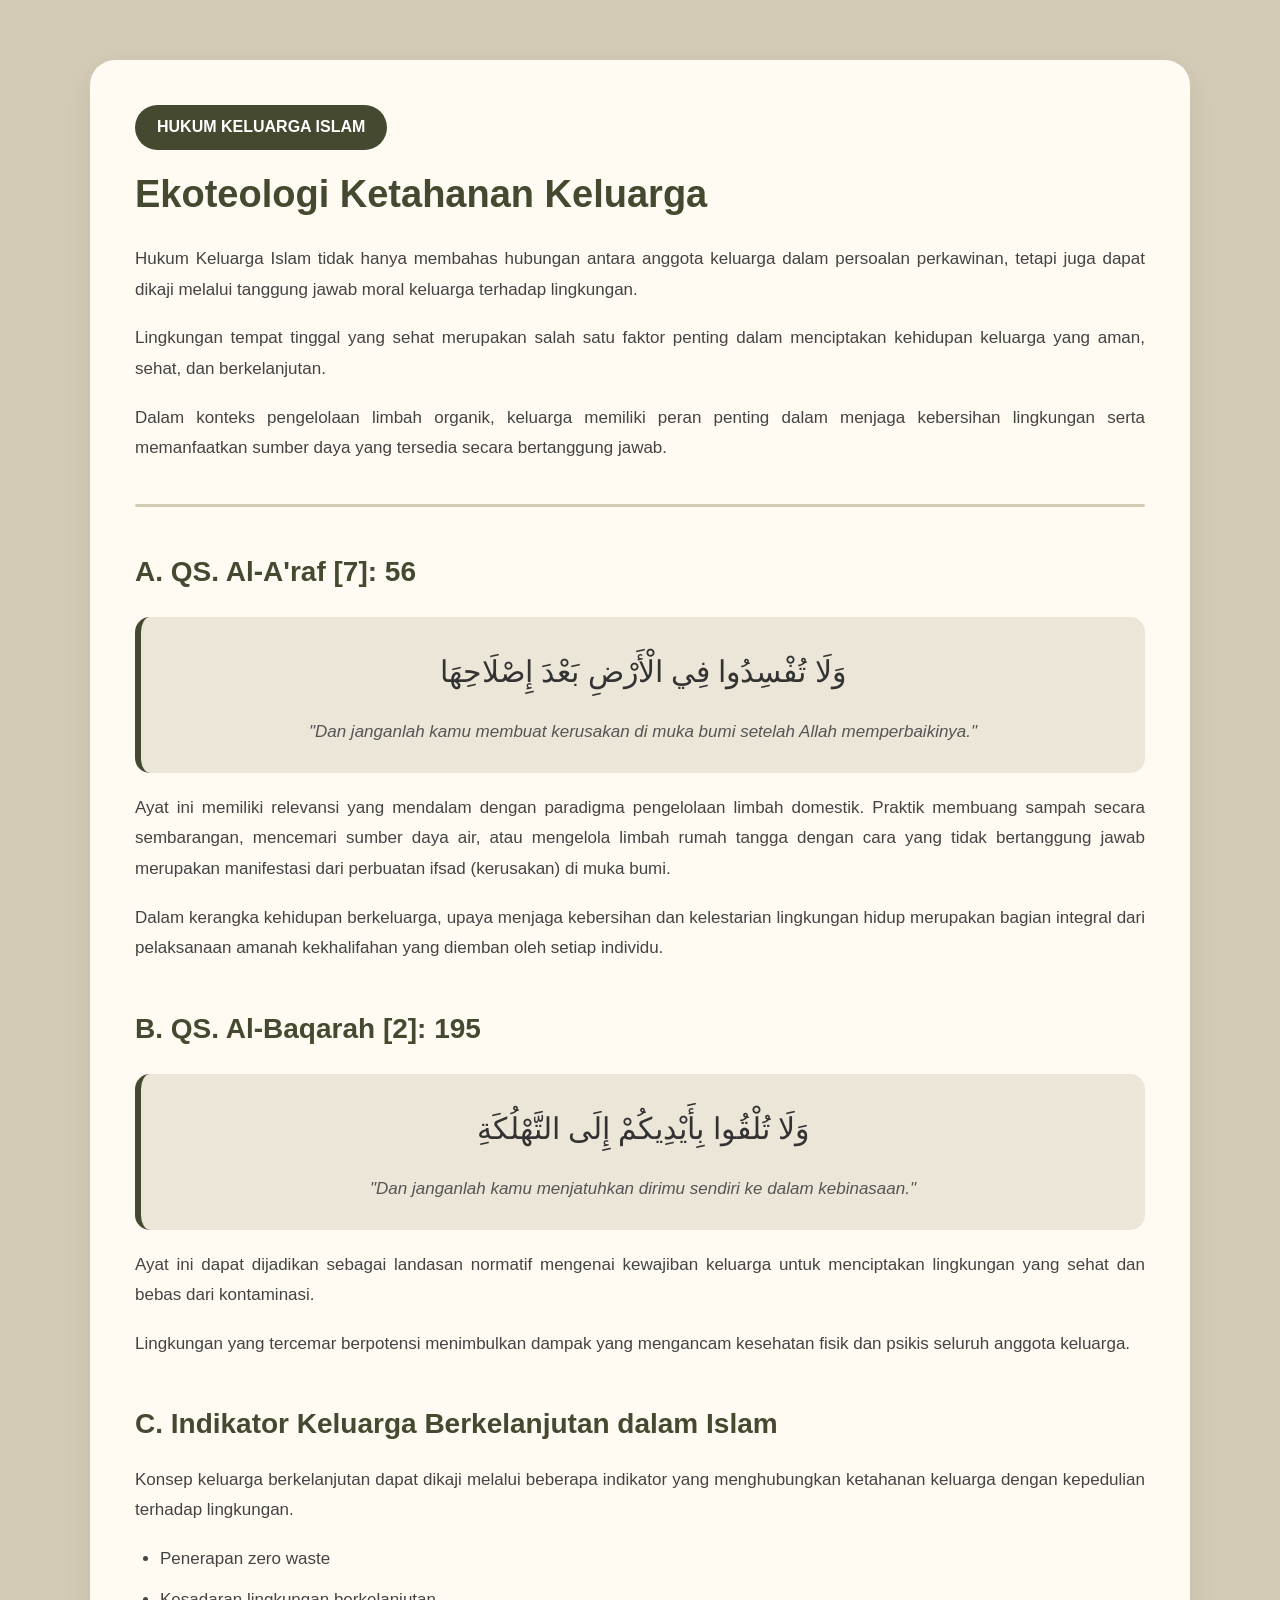
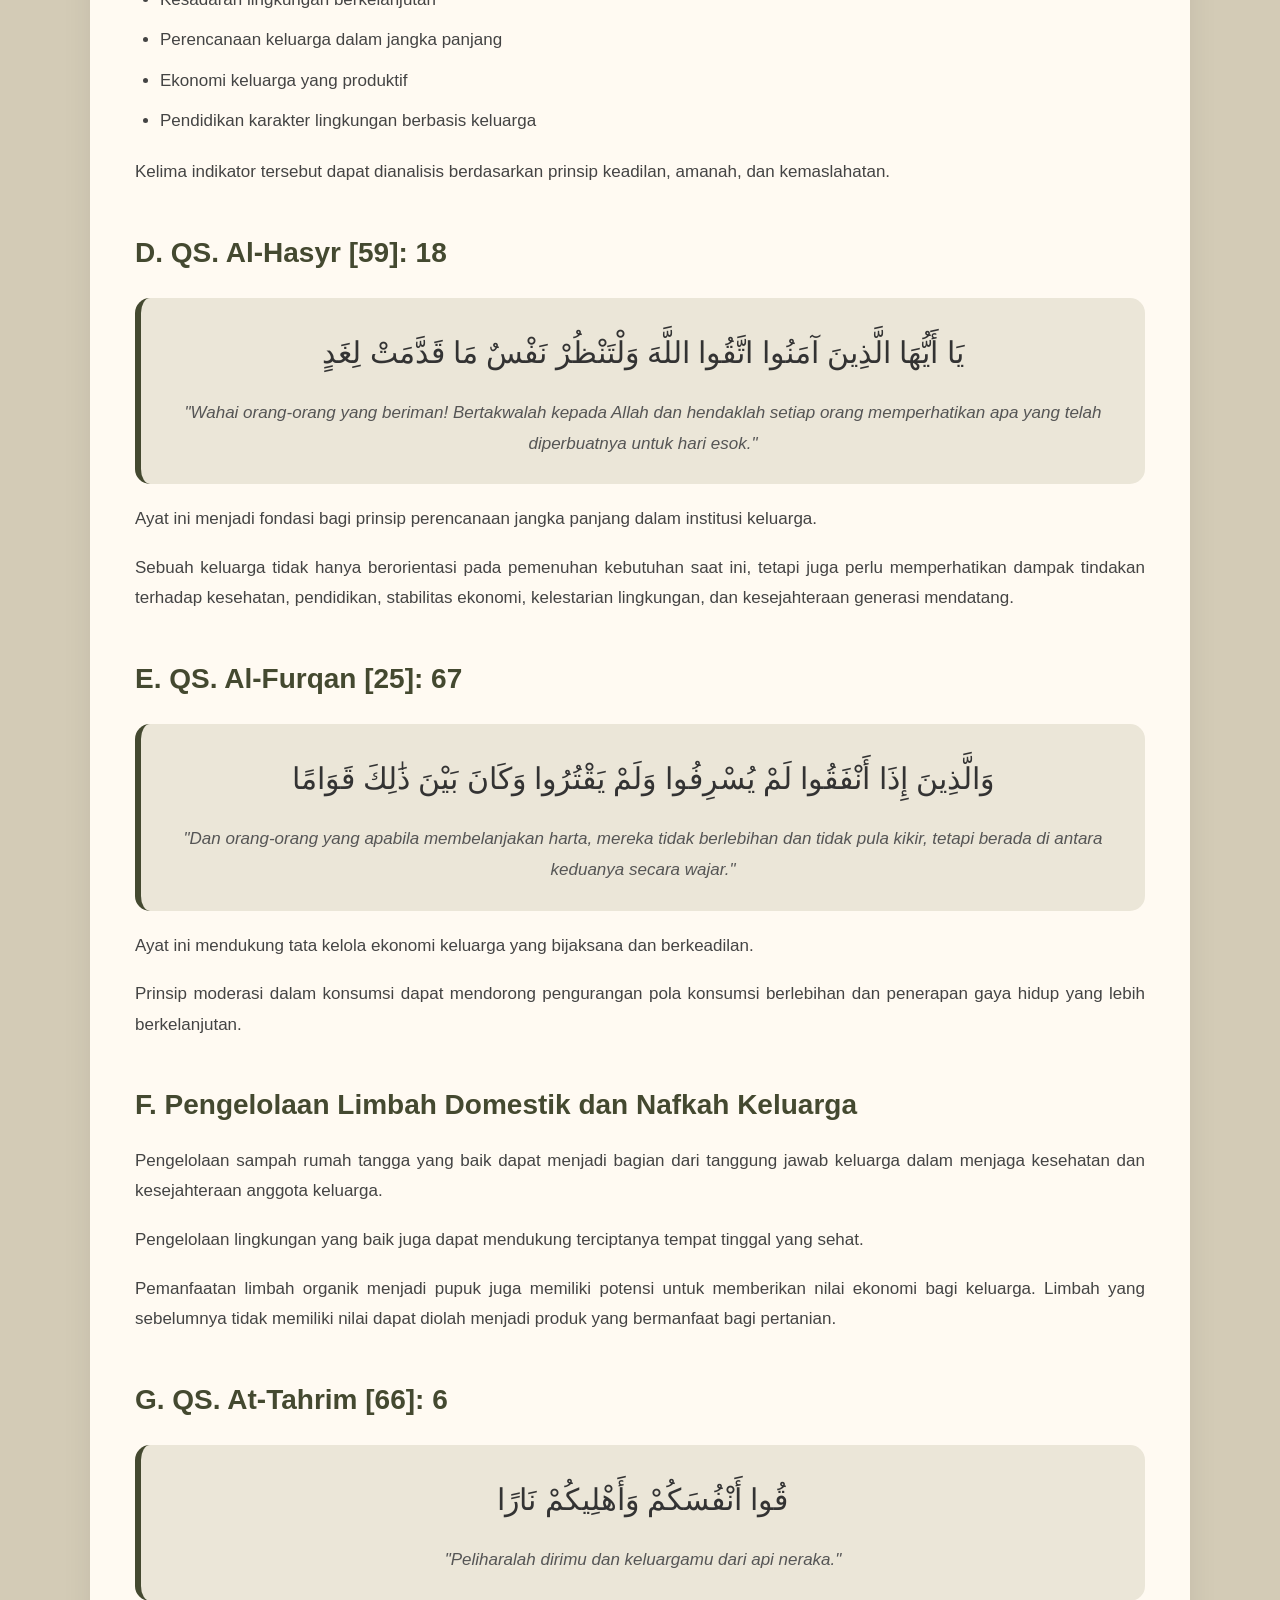
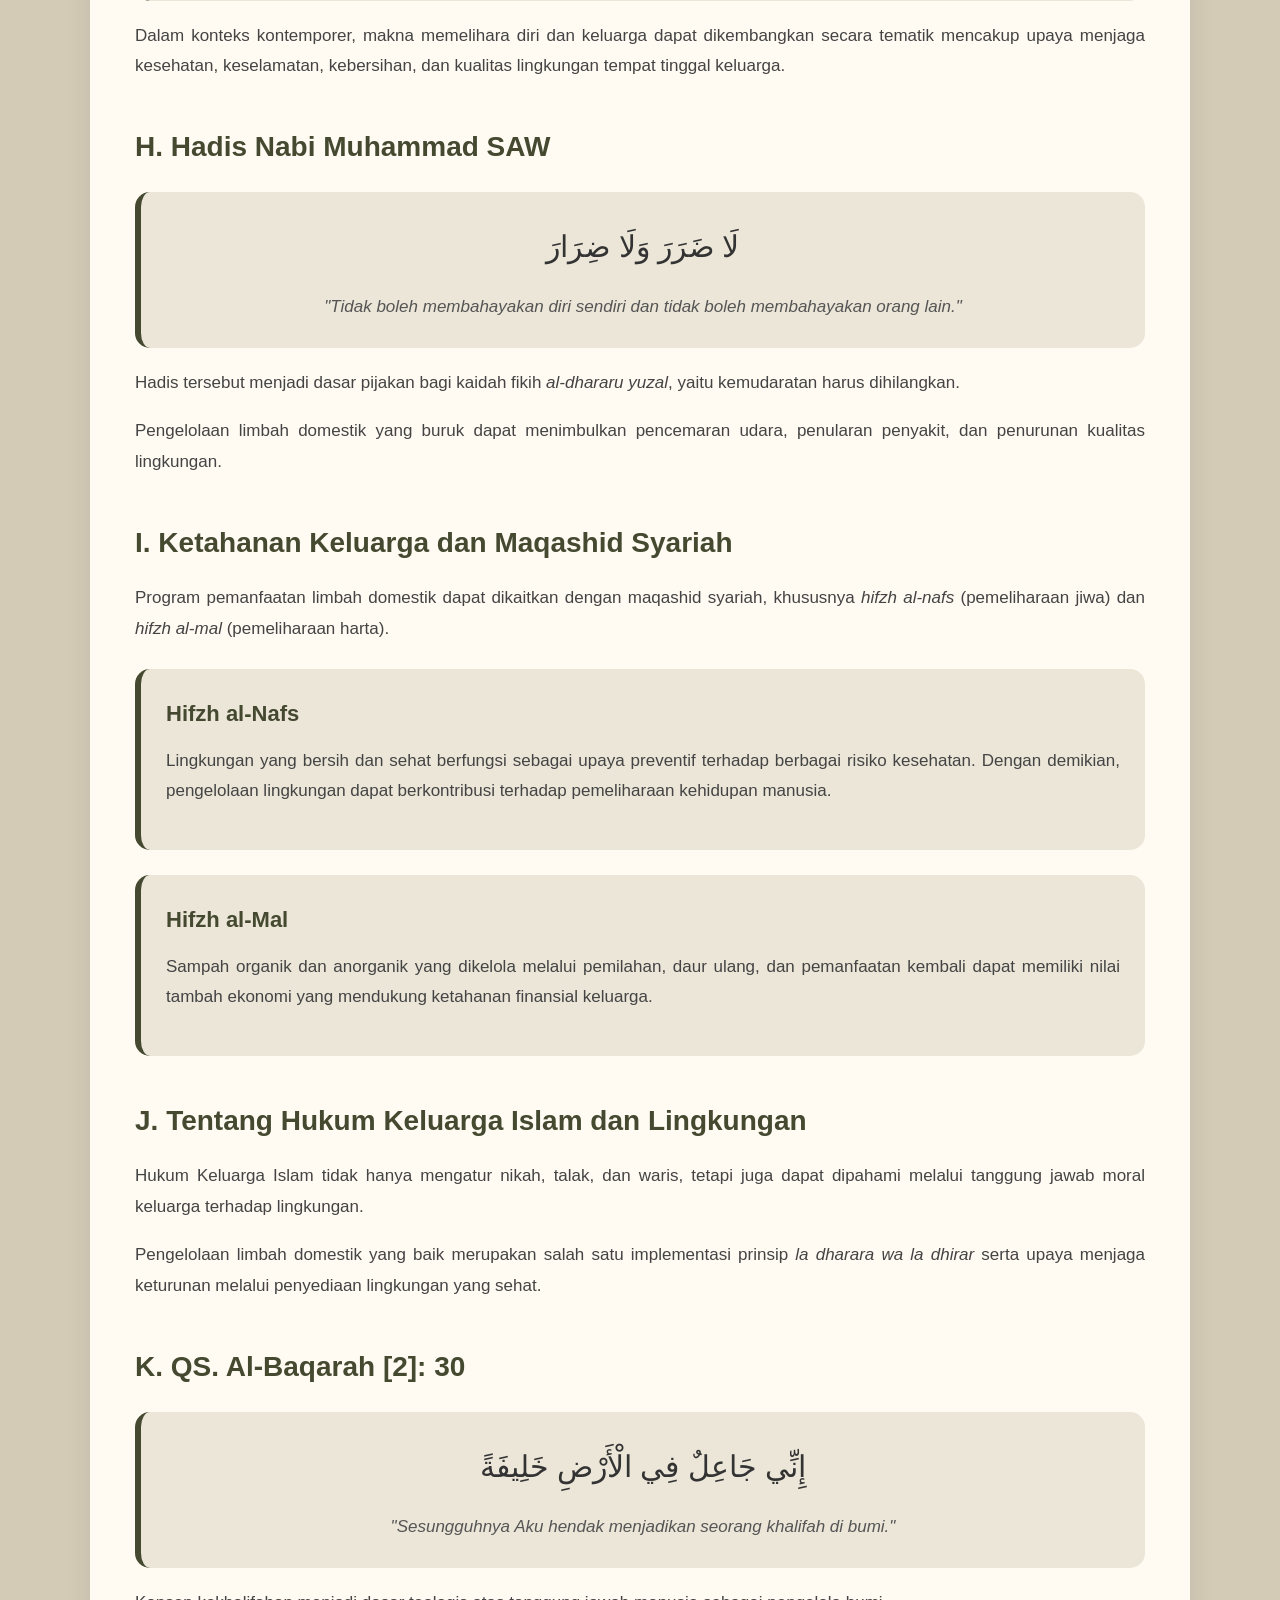
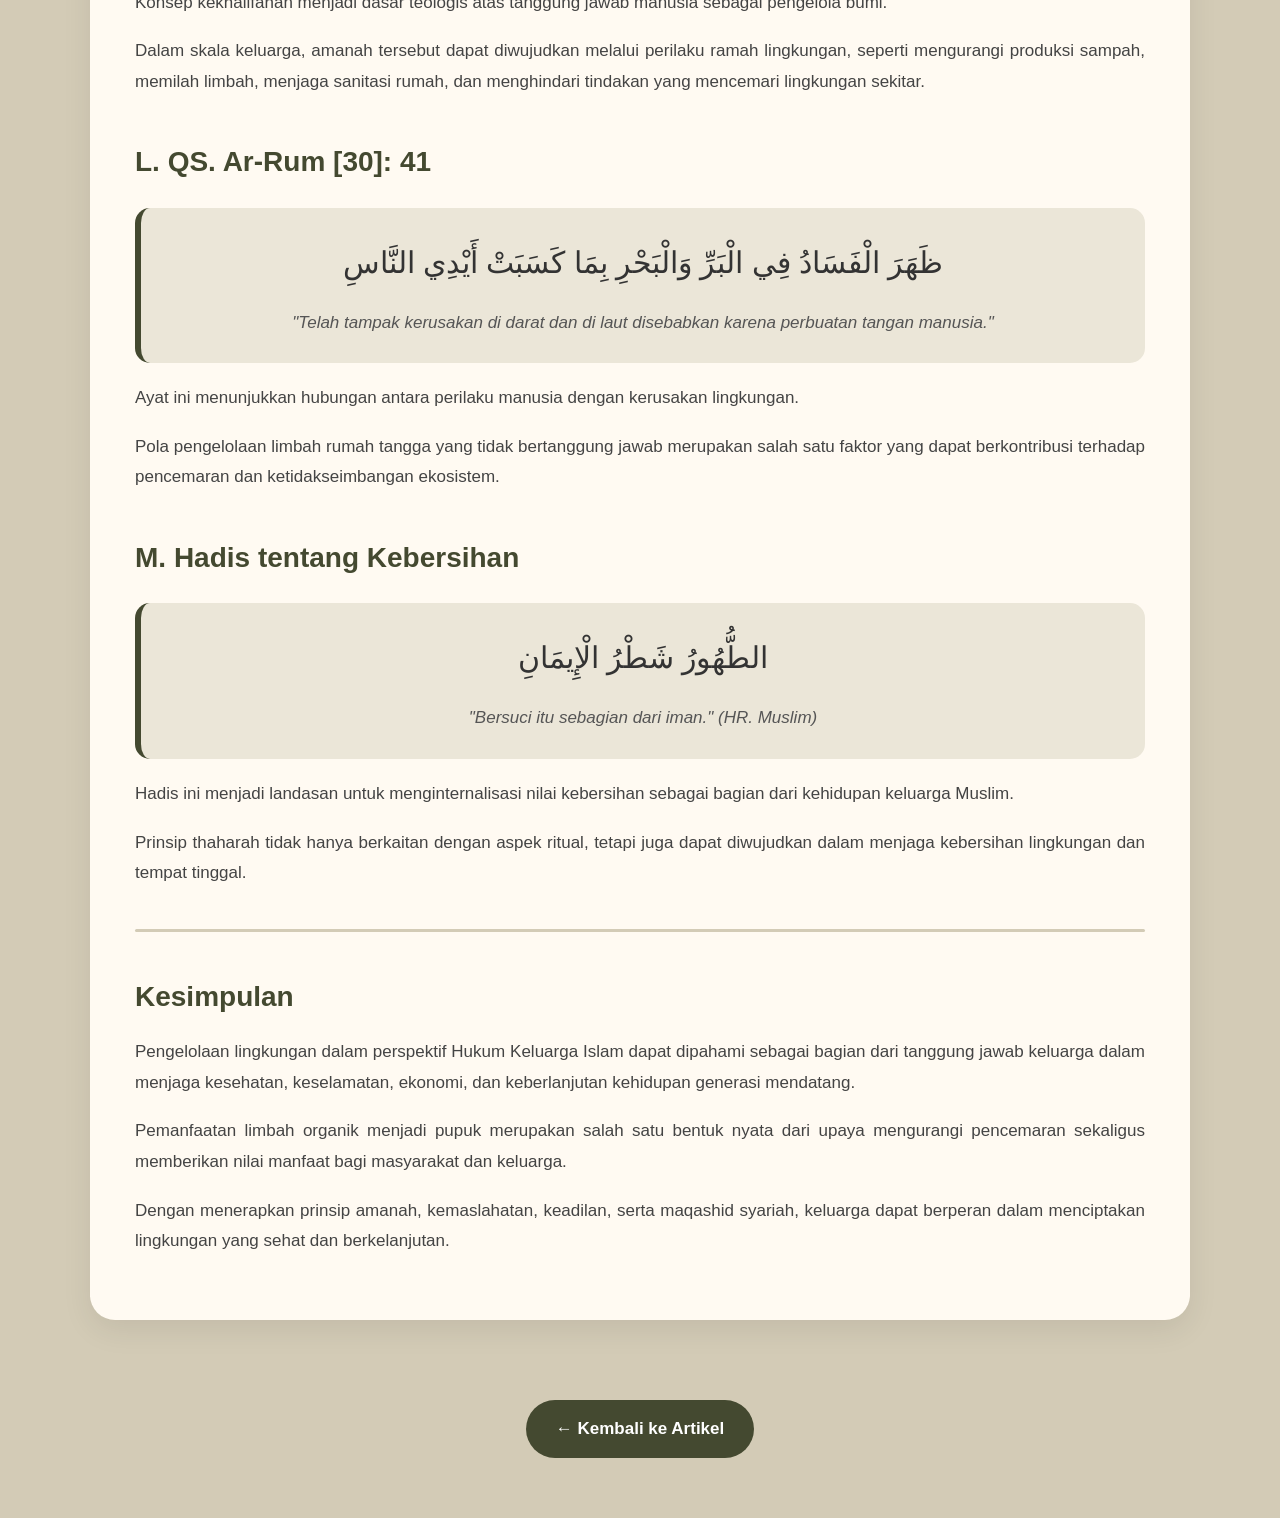
<file: hki.html>
<!DOCTYPE html>
<html lang="id">

<head>

    <meta charset="UTF-8">
    <meta name="viewport" content="width=device-width, initial-scale=1.0">

    <title>Hukum Keluarga Islam - Pupuk Organik Desa Tulungrejo</title>

    <style>

        * {
            box-sizing: border-box;
            margin: 0;
            padding: 0;
        }

        body {
            font-family: Arial, sans-serif;
            background: #d3cbb6;
            color: #444930;
            line-height: 1.8;
        }

        /* =========================
           CONTAINER
        ========================== */

        .artikel-container {
            width: 92%;
            max-width: 1100px;
            margin: 60px auto;
        }

        /* =========================
           ARTIKEL
        ========================== */

        .artikel {
            background: #fffaf2;
            border-radius: 25px;
            padding: 45px;
            box-shadow: 0 10px 30px rgba(0, 0, 0, 0.08);
        }

        /* =========================
           LABEL
        ========================== */

        .label {
            display: inline-block;
            background: #444930;
            color: white;
            padding: 8px 22px;
            border-radius: 30px;
            font-weight: bold;
            margin-bottom: 20px;
        }

        /* =========================
           JUDUL
        ========================== */

        .artikel h1 {
            font-size: 38px;
            color: #444930;
            margin-bottom: 25px;
            line-height: 1.3;
        }

        .artikel h2 {
            font-size: 28px;
            color: #444930;
            margin-top: 40px;
            margin-bottom: 15px;
        }

        .artikel h3 {
            font-size: 22px;
            color: #444930;
            margin-top: 30px;
            margin-bottom: 12px;
        }

        /* =========================
           PARAGRAF
        ========================== */

        .artikel p {
            font-size: 17px;
            color: #444;
            margin-bottom: 18px;
            text-align: justify;
        }

        /* =========================
           AYAT
        ========================== */

        .ayat {
            background: #ebe6d8;
            border-left: 6px solid #444930;
            border-radius: 15px;
            padding: 25px;
            margin: 20px 0;
            text-align: center;
        }

        .arab {
            font-size: 30px;
            line-height: 2;
            direction: rtl;
            color: #333;
            margin-bottom: 15px;
        }

        .arti {
            font-size: 17px;
            font-style: italic;
            color: #555;
        }

        /* =========================
           LIST
        ========================== */

        .artikel ul {
            margin: 15px 0 20px 25px;
        }

        .artikel li {
            margin-bottom: 10px;
            font-size: 17px;
            color: #444;
        }

        /* =========================
           PEMISAH
        ========================== */

        .pemisah {
            height: 3px;
            background: #d3cbb6;
            margin: 40px 0;
            border-radius: 10px;
        }

        /* =========================
           KOTAK MAQASHID
        ========================== */

        .maqashid {
            background: #ebe6d8;
            border-left: 6px solid #444930;
            border-radius: 15px;
            padding: 25px;
            margin: 25px 0;
        }

        .maqashid h3 {
            margin-top: 0;
        }

        /* =========================
           TOMBOL KEMBALI
        ========================== */

        .kembali-container {
            text-align: center;
            padding: 20px 20px 60px;
        }

        .kembali {
            display: inline-block;
            background: #444930;
            color: white;
            text-decoration: none;
            padding: 14px 30px;
            border-radius: 30px;
            font-size: 17px;
            font-weight: bold;
            transition: 0.3s;
        }

        .kembali:hover {
            transform: translateY(-3px);
            opacity: 0.9;
        }

        /* =========================
           RESPONSIVE
        ========================== */

        @media (max-width: 768px) {

            .artikel-container {
                width: 94%;
                margin: 30px auto;
            }

            .artikel {
                padding: 25px;
                border-radius: 18px;
            }

            .artikel h1 {
                font-size: 28px;
            }

            .artikel h2 {
                font-size: 24px;
            }

            .artikel h3 {
                font-size: 20px;
            }

            .artikel p,
            .artikel li {
                font-size: 16px;
            }

            .arab {
                font-size: 24px;
            }

        }

    </style>

</head>


<body>


    <!-- ========================================
         ARTIKEL HUKUM KELUARGA ISLAM
    ========================================= -->

    <main class="artikel-container">

        <article class="artikel">


            <!-- LABEL -->

            <span class="label">
                HUKUM KELUARGA ISLAM
            </span>


            <!-- JUDUL -->

            <h1>
                Ekoteologi Ketahanan Keluarga
            </h1>


            <!-- ========================================
                 PENDAHULUAN
            ========================================= -->

            <p>
                Hukum Keluarga Islam tidak hanya membahas hubungan
                antara anggota keluarga dalam persoalan perkawinan,
                tetapi juga dapat dikaji melalui tanggung jawab moral
                keluarga terhadap lingkungan.
            </p>

            <p>
                Lingkungan tempat tinggal yang sehat merupakan salah
                satu faktor penting dalam menciptakan kehidupan
                keluarga yang aman, sehat, dan berkelanjutan.
            </p>

            <p>
                Dalam konteks pengelolaan limbah organik, keluarga
                memiliki peran penting dalam menjaga kebersihan
                lingkungan serta memanfaatkan sumber daya yang
                tersedia secara bertanggung jawab.
            </p>


            <div class="pemisah"></div>


            <!-- ========================================
                 A. QS AL-A'RAF
            ========================================= -->

            <h2>
                A. QS. Al-A'raf [7]: 56
            </h2>

            <div class="ayat">

                <div class="arab">
                    وَلَا تُفْسِدُوا فِي الْأَرْضِ بَعْدَ إِصْلَاحِهَا
                </div>

                <div class="arti">
                    "Dan janganlah kamu membuat kerusakan di muka bumi
                    setelah Allah memperbaikinya."
                </div>

            </div>

            <p>
                Ayat ini memiliki relevansi yang mendalam dengan
                paradigma pengelolaan limbah domestik. Praktik
                membuang sampah secara sembarangan, mencemari sumber
                daya air, atau mengelola limbah rumah tangga dengan
                cara yang tidak bertanggung jawab merupakan manifestasi
                dari perbuatan ifsad (kerusakan) di muka bumi.
            </p>

            <p>
                Dalam kerangka kehidupan berkeluarga, upaya menjaga
                kebersihan dan kelestarian lingkungan hidup merupakan
                bagian integral dari pelaksanaan amanah kekhalifahan
                yang diemban oleh setiap individu.
            </p>


            <!-- ========================================
                 B. QS AL-BAQARAH
            ========================================= -->

            <h2>
                B. QS. Al-Baqarah [2]: 195
            </h2>

            <div class="ayat">

                <div class="arab">
                    وَلَا تُلْقُوا بِأَيْدِيكُمْ إِلَى التَّهْلُكَةِ
                </div>

                <div class="arti">
                    "Dan janganlah kamu menjatuhkan dirimu sendiri
                    ke dalam kebinasaan."
                </div>

            </div>

            <p>
                Ayat ini dapat dijadikan sebagai landasan normatif
                mengenai kewajiban keluarga untuk menciptakan
                lingkungan yang sehat dan bebas dari kontaminasi.
            </p>

            <p>
                Lingkungan yang tercemar berpotensi menimbulkan
                dampak yang mengancam kesehatan fisik dan psikis
                seluruh anggota keluarga.
            </p>


            <!-- ========================================
                 C. INDIKATOR KELUARGA BERKELANJUTAN
            ========================================= -->

            <h2>
                C. Indikator Keluarga Berkelanjutan dalam Islam
            </h2>

            <p>
                Konsep keluarga berkelanjutan dapat dikaji melalui
                beberapa indikator yang menghubungkan ketahanan
                keluarga dengan kepedulian terhadap lingkungan.
            </p>

            <ul>

                <li>
                    Penerapan zero waste
                </li>

                <li>
                    Kesadaran lingkungan berkelanjutan
                </li>

                <li>
                    Perencanaan keluarga dalam jangka panjang
                </li>

                <li>
                    Ekonomi keluarga yang produktif
                </li>

                <li>
                    Pendidikan karakter lingkungan berbasis keluarga
                </li>

            </ul>

            <p>
                Kelima indikator tersebut dapat dianalisis berdasarkan
                prinsip keadilan, amanah, dan kemaslahatan.
            </p>


            <!-- ========================================
                 D. QS AL-HASYR
            ========================================= -->

            <h2>
                D. QS. Al-Hasyr [59]: 18
            </h2>

            <div class="ayat">

                <div class="arab">
                    يَا أَيُّهَا الَّذِينَ آمَنُوا اتَّقُوا اللَّهَ
                    وَلْتَنْظُرْ نَفْسٌ مَا قَدَّمَتْ لِغَدٍ
                </div>

                <div class="arti">
                    "Wahai orang-orang yang beriman! Bertakwalah
                    kepada Allah dan hendaklah setiap orang
                    memperhatikan apa yang telah diperbuatnya
                    untuk hari esok."
                </div>

            </div>

            <p>
                Ayat ini menjadi fondasi bagi prinsip perencanaan
                jangka panjang dalam institusi keluarga.
            </p>

            <p>
                Sebuah keluarga tidak hanya berorientasi pada
                pemenuhan kebutuhan saat ini, tetapi juga perlu
                memperhatikan dampak tindakan terhadap kesehatan,
                pendidikan, stabilitas ekonomi, kelestarian lingkungan,
                dan kesejahteraan generasi mendatang.
            </p>


            <!-- ========================================
                 E. QS AL-FURQAN
            ========================================= -->

            <h2>
                E. QS. Al-Furqan [25]: 67
            </h2>

            <div class="ayat">

                <div class="arab">
                    وَالَّذِينَ إِذَا أَنْفَقُوا لَمْ يُسْرِفُوا
                    وَلَمْ يَقْتُرُوا وَكَانَ بَيْنَ ذَٰلِكَ قَوَامًا
                </div>

                <div class="arti">
                    "Dan orang-orang yang apabila membelanjakan
                    harta, mereka tidak berlebihan dan tidak pula
                    kikir, tetapi berada di antara keduanya secara
                    wajar."
                </div>

            </div>

            <p>
                Ayat ini mendukung tata kelola ekonomi keluarga yang
                bijaksana dan berkeadilan.
            </p>

            <p>
                Prinsip moderasi dalam konsumsi dapat mendorong
                pengurangan pola konsumsi berlebihan dan penerapan
                gaya hidup yang lebih berkelanjutan.
            </p>


            <!-- ========================================
                 F. LIMBAH DOMESTIK DAN NAFKAH
            ========================================= -->

            <h2>
                F. Pengelolaan Limbah Domestik dan Nafkah Keluarga
            </h2>

            <p>
                Pengelolaan sampah rumah tangga yang baik dapat menjadi
                bagian dari tanggung jawab keluarga dalam menjaga
                kesehatan dan kesejahteraan anggota keluarga.
            </p>

            <p>
                Pengelolaan lingkungan yang baik juga dapat mendukung
                terciptanya tempat tinggal yang sehat.
            </p>

            <p>
                Pemanfaatan limbah organik menjadi pupuk juga memiliki
                potensi untuk memberikan nilai ekonomi bagi keluarga.
                Limbah yang sebelumnya tidak memiliki nilai dapat
                diolah menjadi produk yang bermanfaat bagi pertanian.
            </p>


            <!-- ========================================
                 G. QS AT-TAHRIM
            ========================================= -->

            <h2>
                G. QS. At-Tahrim [66]: 6
            </h2>

            <div class="ayat">

                <div class="arab">
                    قُوا أَنْفُسَكُمْ وَأَهْلِيكُمْ نَارًا
                </div>

                <div class="arti">
                    "Peliharalah dirimu dan keluargamu dari api neraka."
                </div>

            </div>

            <p>
                Dalam konteks kontemporer, makna memelihara diri dan
                keluarga dapat dikembangkan secara tematik mencakup
                upaya menjaga kesehatan, keselamatan, kebersihan,
                dan kualitas lingkungan tempat tinggal keluarga.
            </p>


            <!-- ========================================
                 H. HADIS
            ========================================= -->

            <h2>
                H. Hadis Nabi Muhammad SAW
            </h2>

            <div class="ayat">

                <div class="arab">
                    لَا ضَرَرَ وَلَا ضِرَارَ
                </div>

                <div class="arti">
                    "Tidak boleh membahayakan diri sendiri dan tidak
                    boleh membahayakan orang lain."
                </div>

            </div>

            <p>
                Hadis tersebut menjadi dasar pijakan bagi kaidah fikih
                <i>al-dhararu yuzal</i>, yaitu kemudaratan harus
                dihilangkan.
            </p>

            <p>
                Pengelolaan limbah domestik yang buruk dapat
                menimbulkan pencemaran udara, penularan penyakit,
                dan penurunan kualitas lingkungan.
            </p>


            <!-- ========================================
                 I. MAQASHID SYARIAH
            ========================================= -->

            <h2>
                I. Ketahanan Keluarga dan Maqashid Syariah
            </h2>

            <p>
                Program pemanfaatan limbah domestik dapat dikaitkan
                dengan maqashid syariah, khususnya
                <i>hifzh al-nafs</i> (pemeliharaan jiwa) dan
                <i>hifzh al-mal</i> (pemeliharaan harta).
            </p>


            <div class="maqashid">

                <h3>
                    Hifzh al-Nafs
                </h3>

                <p>
                    Lingkungan yang bersih dan sehat berfungsi sebagai
                    upaya preventif terhadap berbagai risiko kesehatan.
                    Dengan demikian, pengelolaan lingkungan dapat
                    berkontribusi terhadap pemeliharaan kehidupan
                    manusia.
                </p>

            </div>


            <div class="maqashid">

                <h3>
                    Hifzh al-Mal
                </h3>

                <p>
                    Sampah organik dan anorganik yang dikelola melalui
                    pemilahan, daur ulang, dan pemanfaatan kembali
                    dapat memiliki nilai tambah ekonomi yang mendukung
                    ketahanan finansial keluarga.
                </p>

            </div>


            <!-- ========================================
                 J. HKI DAN LINGKUNGAN
            ========================================= -->

            <h2>
                J. Tentang Hukum Keluarga Islam dan Lingkungan
            </h2>

            <p>
                Hukum Keluarga Islam tidak hanya mengatur nikah,
                talak, dan waris, tetapi juga dapat dipahami melalui
                tanggung jawab moral keluarga terhadap lingkungan.
            </p>

            <p>
                Pengelolaan limbah domestik yang baik merupakan salah
                satu implementasi prinsip
                <i>la dharara wa la dhirar</i> serta upaya menjaga
                keturunan melalui penyediaan lingkungan yang sehat.
            </p>


            <!-- ========================================
                 K. QS AL-BAQARAH 30
            ========================================= -->

            <h2>
                K. QS. Al-Baqarah [2]: 30
            </h2>

            <div class="ayat">

                <div class="arab">
                    إِنِّي جَاعِلٌ فِي الْأَرْضِ خَلِيفَةً
                </div>

                <div class="arti">
                    "Sesungguhnya Aku hendak menjadikan seorang
                    khalifah di bumi."
                </div>

            </div>

            <p>
                Konsep kekhalifahan menjadi dasar teologis atas
                tanggung jawab manusia sebagai pengelola bumi.
            </p>

            <p>
                Dalam skala keluarga, amanah tersebut dapat diwujudkan
                melalui perilaku ramah lingkungan, seperti mengurangi
                produksi sampah, memilah limbah, menjaga sanitasi
                rumah, dan menghindari tindakan yang mencemari
                lingkungan sekitar.
            </p>


            <!-- ========================================
                 L. QS AR-RUM
            ========================================= -->

            <h2>
                L. QS. Ar-Rum [30]: 41
            </h2>

            <div class="ayat">

                <div class="arab">
                    ظَهَرَ الْفَسَادُ فِي الْبَرِّ وَالْبَحْرِ
                    بِمَا كَسَبَتْ أَيْدِي النَّاسِ
                </div>

                <div class="arti">
                    "Telah tampak kerusakan di darat dan di laut
                    disebabkan karena perbuatan tangan manusia."
                </div>

            </div>

            <p>
                Ayat ini menunjukkan hubungan antara perilaku manusia
                dengan kerusakan lingkungan.
            </p>

            <p>
                Pola pengelolaan limbah rumah tangga yang tidak
                bertanggung jawab merupakan salah satu faktor yang
                dapat berkontribusi terhadap pencemaran dan
                ketidakseimbangan ekosistem.
            </p>


            <!-- ========================================
                 M. HADIS KEBERSIHAN
            ========================================= -->

            <h2>
                M. Hadis tentang Kebersihan
            </h2>

            <div class="ayat">

                <div class="arab">
                    الطُّهُورُ شَطْرُ الْإِيمَانِ
                </div>

                <div class="arti">
                    "Bersuci itu sebagian dari iman."
                    (HR. Muslim)
                </div>

            </div>

            <p>
                Hadis ini menjadi landasan untuk menginternalisasi
                nilai kebersihan sebagai bagian dari kehidupan
                keluarga Muslim.
            </p>

            <p>
                Prinsip thaharah tidak hanya berkaitan dengan aspek
                ritual, tetapi juga dapat diwujudkan dalam menjaga
                kebersihan lingkungan dan tempat tinggal.
            </p>


            <!-- ========================================
                 KESIMPULAN
            ========================================= -->

            <div class="pemisah"></div>

            <h2>
                Kesimpulan
            </h2>

            <p>
                Pengelolaan lingkungan dalam perspektif Hukum Keluarga
                Islam dapat dipahami sebagai bagian dari tanggung
                jawab keluarga dalam menjaga kesehatan, keselamatan,
                ekonomi, dan keberlanjutan kehidupan generasi
                mendatang.
            </p>

            <p>
                Pemanfaatan limbah organik menjadi pupuk merupakan
                salah satu bentuk nyata dari upaya mengurangi
                pencemaran sekaligus memberikan nilai manfaat bagi
                masyarakat dan keluarga.
            </p>

            <p>
                Dengan menerapkan prinsip amanah, kemaslahatan,
                keadilan, serta maqashid syariah, keluarga dapat
                berperan dalam menciptakan lingkungan yang sehat dan
                berkelanjutan.
            </p>


        </article>

    </main>


    <!-- ========================================
         TOMBOL KEMBALI
    ========================================= -->

    <div class="kembali-container">

        <a href="index.html#artikel" class="kembali">
            ← Kembali ke Artikel
        </a>

    </div>


</body>

</html>
</file>
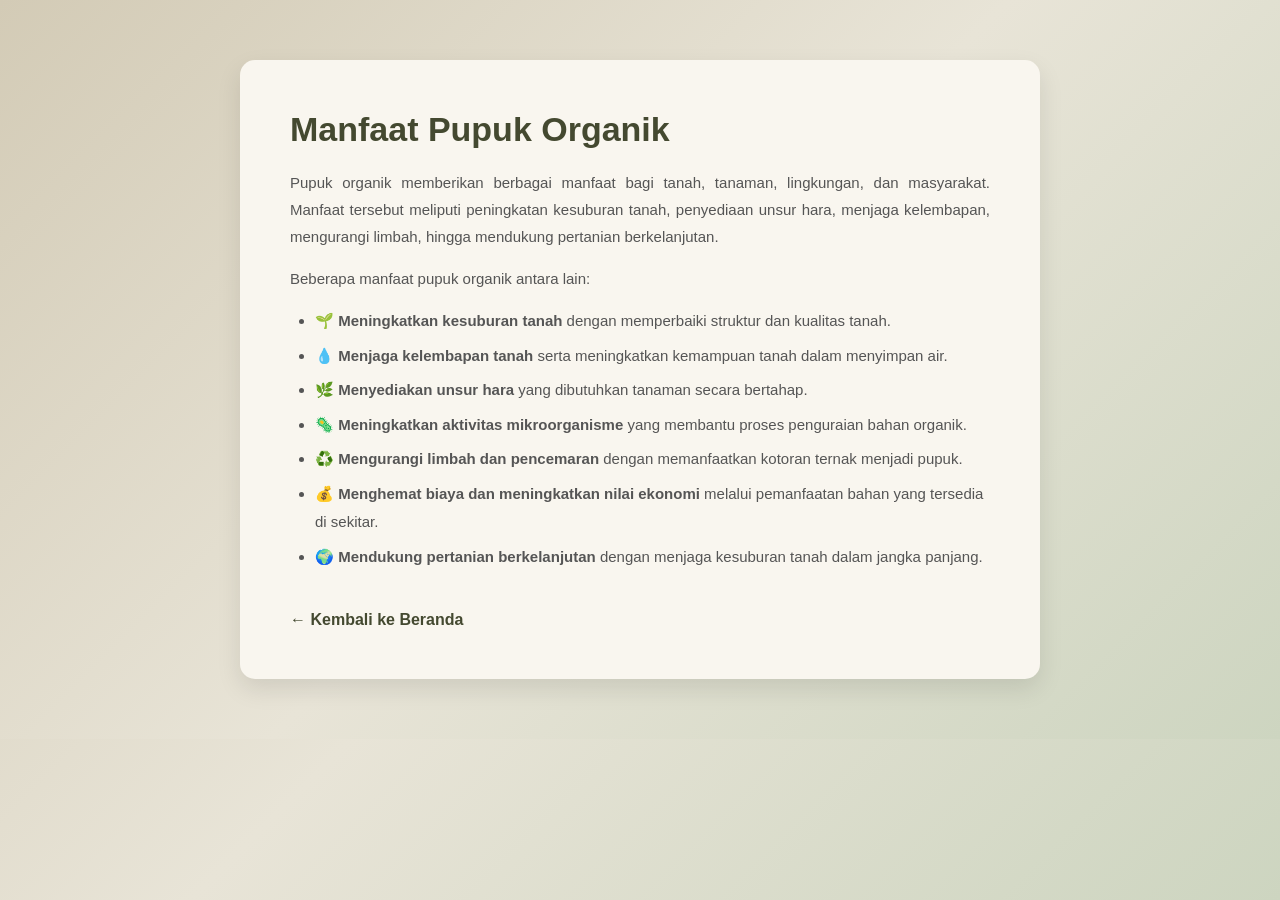
<file: manfaat.html>
<!DOCTYPE html>
<html lang="id">

<head>
    <meta charset="UTF-8">
    <meta name="viewport" content="width=device-width, initial-scale=1.0">
    <title>Manfaat Pupuk Organik</title>
    <link rel="stylesheet" href="style.css">
</head>

<body>

    <div class="artikel-detail">

        <h1>Manfaat Pupuk Organik</h1>

        <p>
            Pupuk organik memberikan berbagai manfaat bagi tanah, tanaman, lingkungan, dan masyarakat. Manfaat tersebut meliputi peningkatan kesuburan tanah, penyediaan unsur hara, menjaga kelembapan, mengurangi limbah, hingga mendukung pertanian berkelanjutan.

        </p>

        <p>
            Beberapa manfaat pupuk organik antara lain:
        </p>

        <ul>
            <li>
                🌱 <strong>Meningkatkan kesuburan tanah</strong> dengan memperbaiki
                struktur dan kualitas tanah.
            </li>

            <li>
                💧 <strong>Menjaga kelembapan tanah</strong> serta meningkatkan
                kemampuan tanah dalam menyimpan air.
            </li>

            <li>
                🌿 <strong>Menyediakan unsur hara</strong> yang dibutuhkan tanaman
                secara bertahap.
            </li>

            <li>
                🦠 <strong>Meningkatkan aktivitas mikroorganisme</strong> yang
                membantu proses penguraian bahan organik.
            </li>

            <li>
                ♻️ <strong>Mengurangi limbah dan pencemaran</strong> dengan
                memanfaatkan kotoran ternak menjadi pupuk.
            </li>

            <li>
                💰 <strong>Menghemat biaya dan meningkatkan nilai ekonomi</strong>
                melalui pemanfaatan bahan yang tersedia di sekitar.
            </li>

            <li>
                🌍 <strong>Mendukung pertanian berkelanjutan</strong> dengan
                menjaga kesuburan tanah dalam jangka panjang.
            </li>
        </ul>

        <a href="index.html" class="btn-kembali">
            ← Kembali ke Beranda
        </a>

    </div>

</body>

</html>
</file>
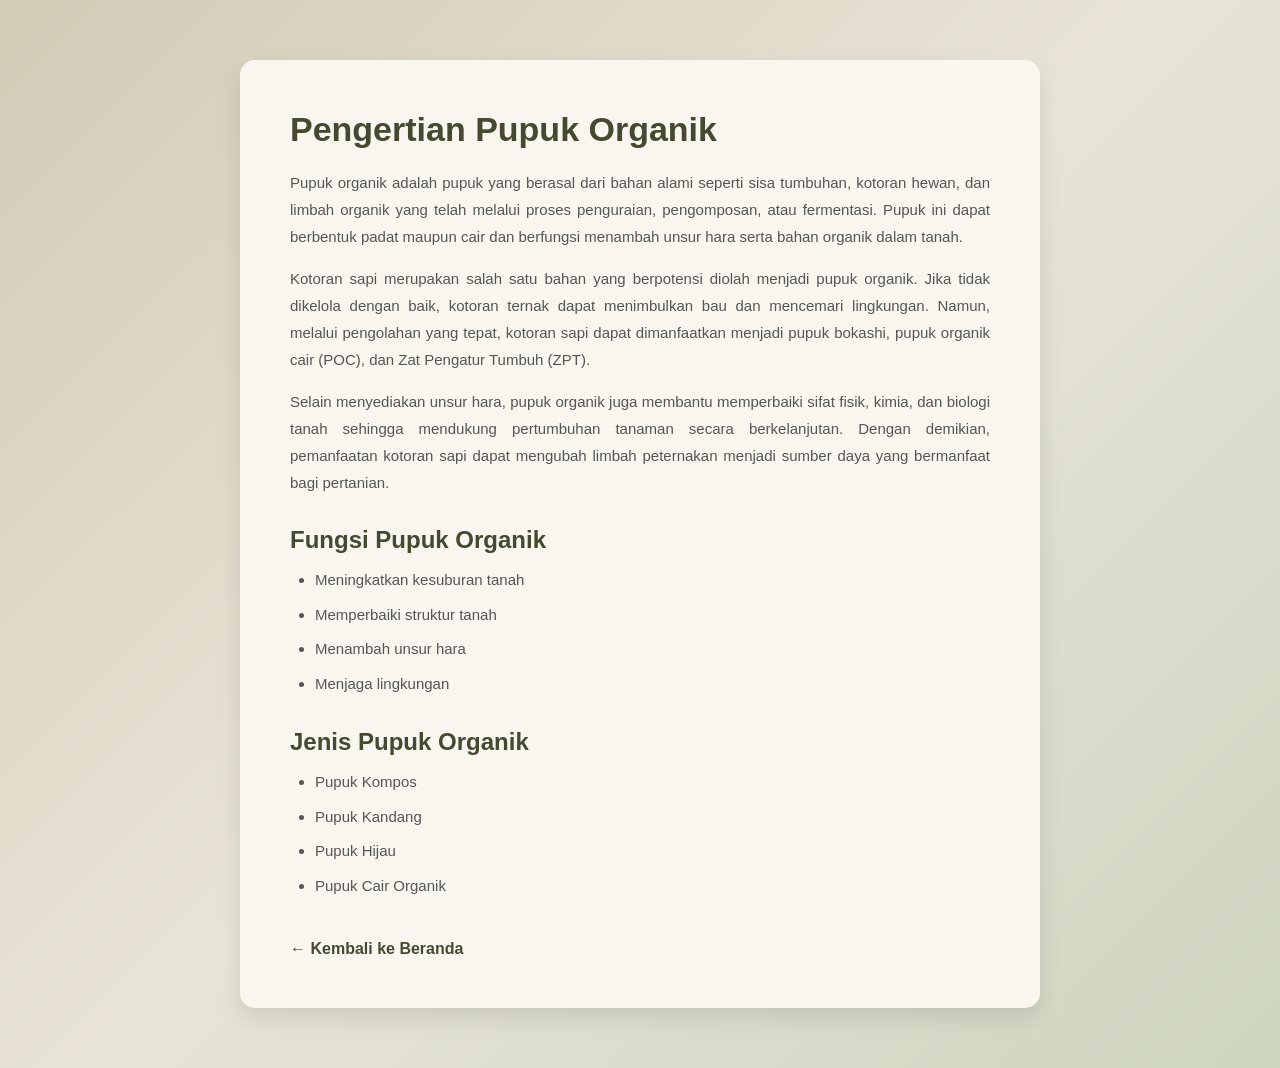
<file: pengertian.html>
<!DOCTYPE html>
<html lang="id">

<head>
    <meta charset="UTF-8">

    <!-- Agar tampilan menyesuaikan ukuran layar HP -->
    <meta name="viewport" content="width=device-width, initial-scale=1.0">

    <title>Pengertian Pupuk Organik</title>

    <link rel="stylesheet" href="style.css">
</head>

<body>

    <div class="artikel-detail">

        <h1>Pengertian Pupuk Organik</h1>

        <p>
            Pupuk organik adalah pupuk yang berasal dari bahan alami seperti
            sisa tumbuhan, kotoran hewan, dan limbah organik yang telah melalui
            proses penguraian, pengomposan, atau fermentasi. Pupuk ini dapat
            berbentuk padat maupun cair dan berfungsi menambah unsur hara serta
            bahan organik dalam tanah.
        </p>

        <p>
            Kotoran sapi merupakan salah satu bahan yang berpotensi diolah
            menjadi pupuk organik. Jika tidak dikelola dengan baik, kotoran
            ternak dapat menimbulkan bau dan mencemari lingkungan. Namun,
            melalui pengolahan yang tepat, kotoran sapi dapat dimanfaatkan
            menjadi pupuk bokashi, pupuk organik cair (POC), dan
            Zat Pengatur Tumbuh (ZPT).
        </p>

        <p>
            Selain menyediakan unsur hara, pupuk organik juga membantu
            memperbaiki sifat fisik, kimia, dan biologi tanah sehingga
            mendukung pertumbuhan tanaman secara berkelanjutan. Dengan
            demikian, pemanfaatan kotoran sapi dapat mengubah limbah
            peternakan menjadi sumber daya yang bermanfaat bagi pertanian.
        </p>


        <h2>Fungsi Pupuk Organik</h2>

        <ul>
            <li>Meningkatkan kesuburan tanah</li>
            <li>Memperbaiki struktur tanah</li>
            <li>Menambah unsur hara</li>
            <li>Menjaga lingkungan</li>
        </ul>


        <h2>Jenis Pupuk Organik</h2>

        <ul>
            <li>Pupuk Kompos</li>
            <li>Pupuk Kandang</li>
            <li>Pupuk Hijau</li>
            <li>Pupuk Cair Organik</li>
        </ul>


        <a href="index.html" class="btn-kembali">
            ← Kembali ke Beranda
        </a>

    </div>

</body>

</html>
</file>
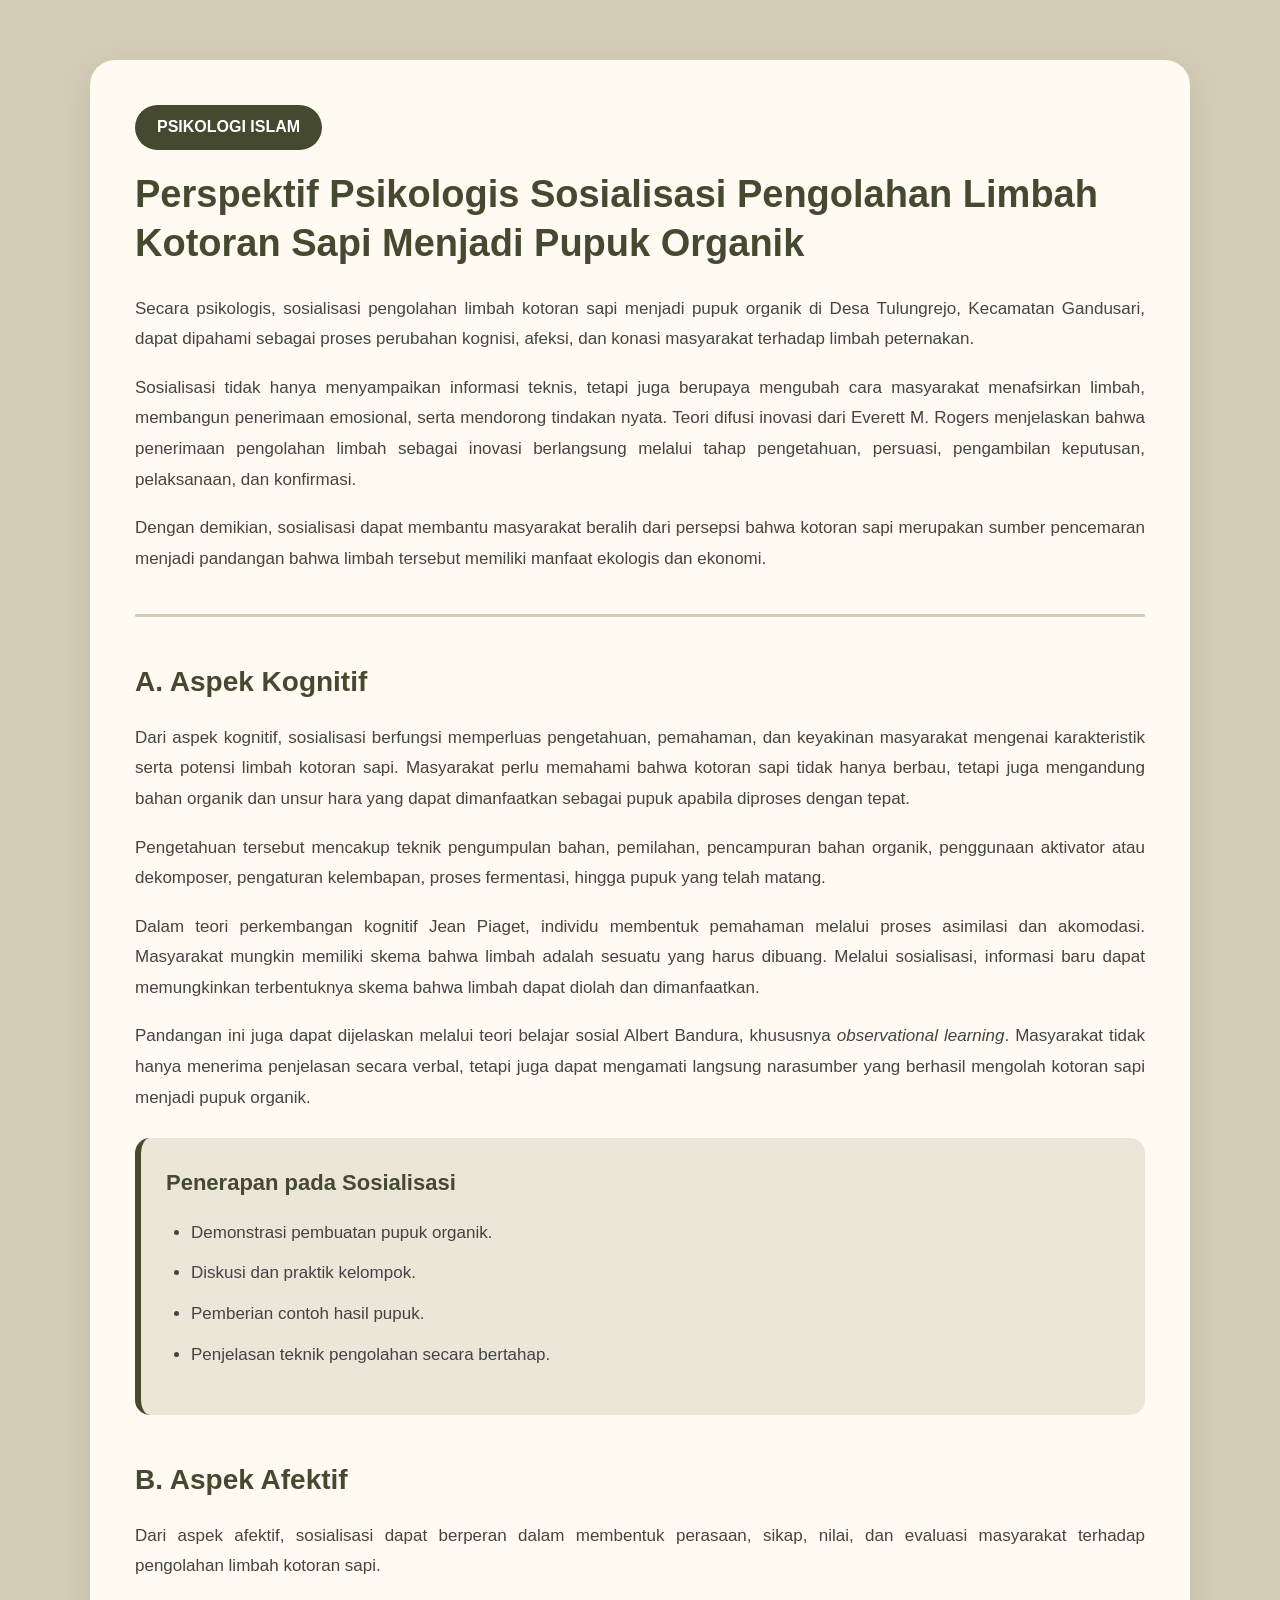
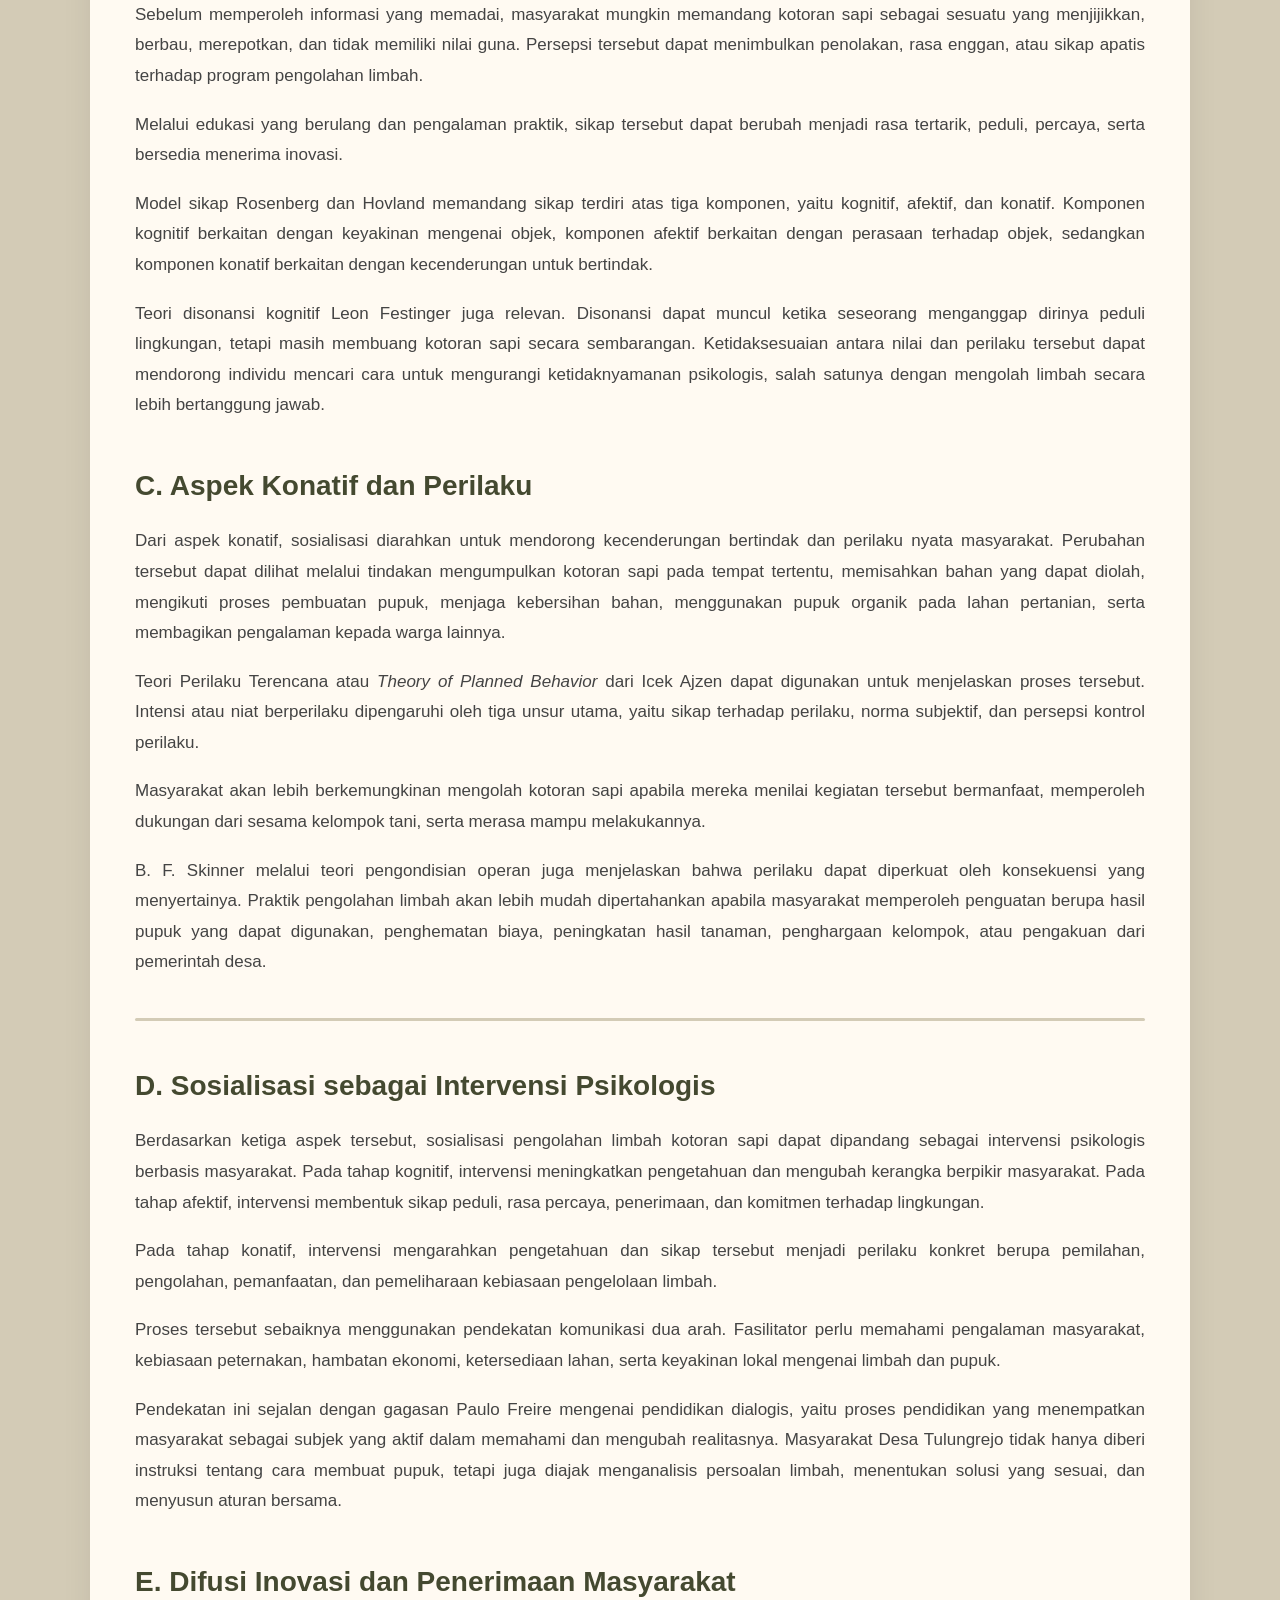
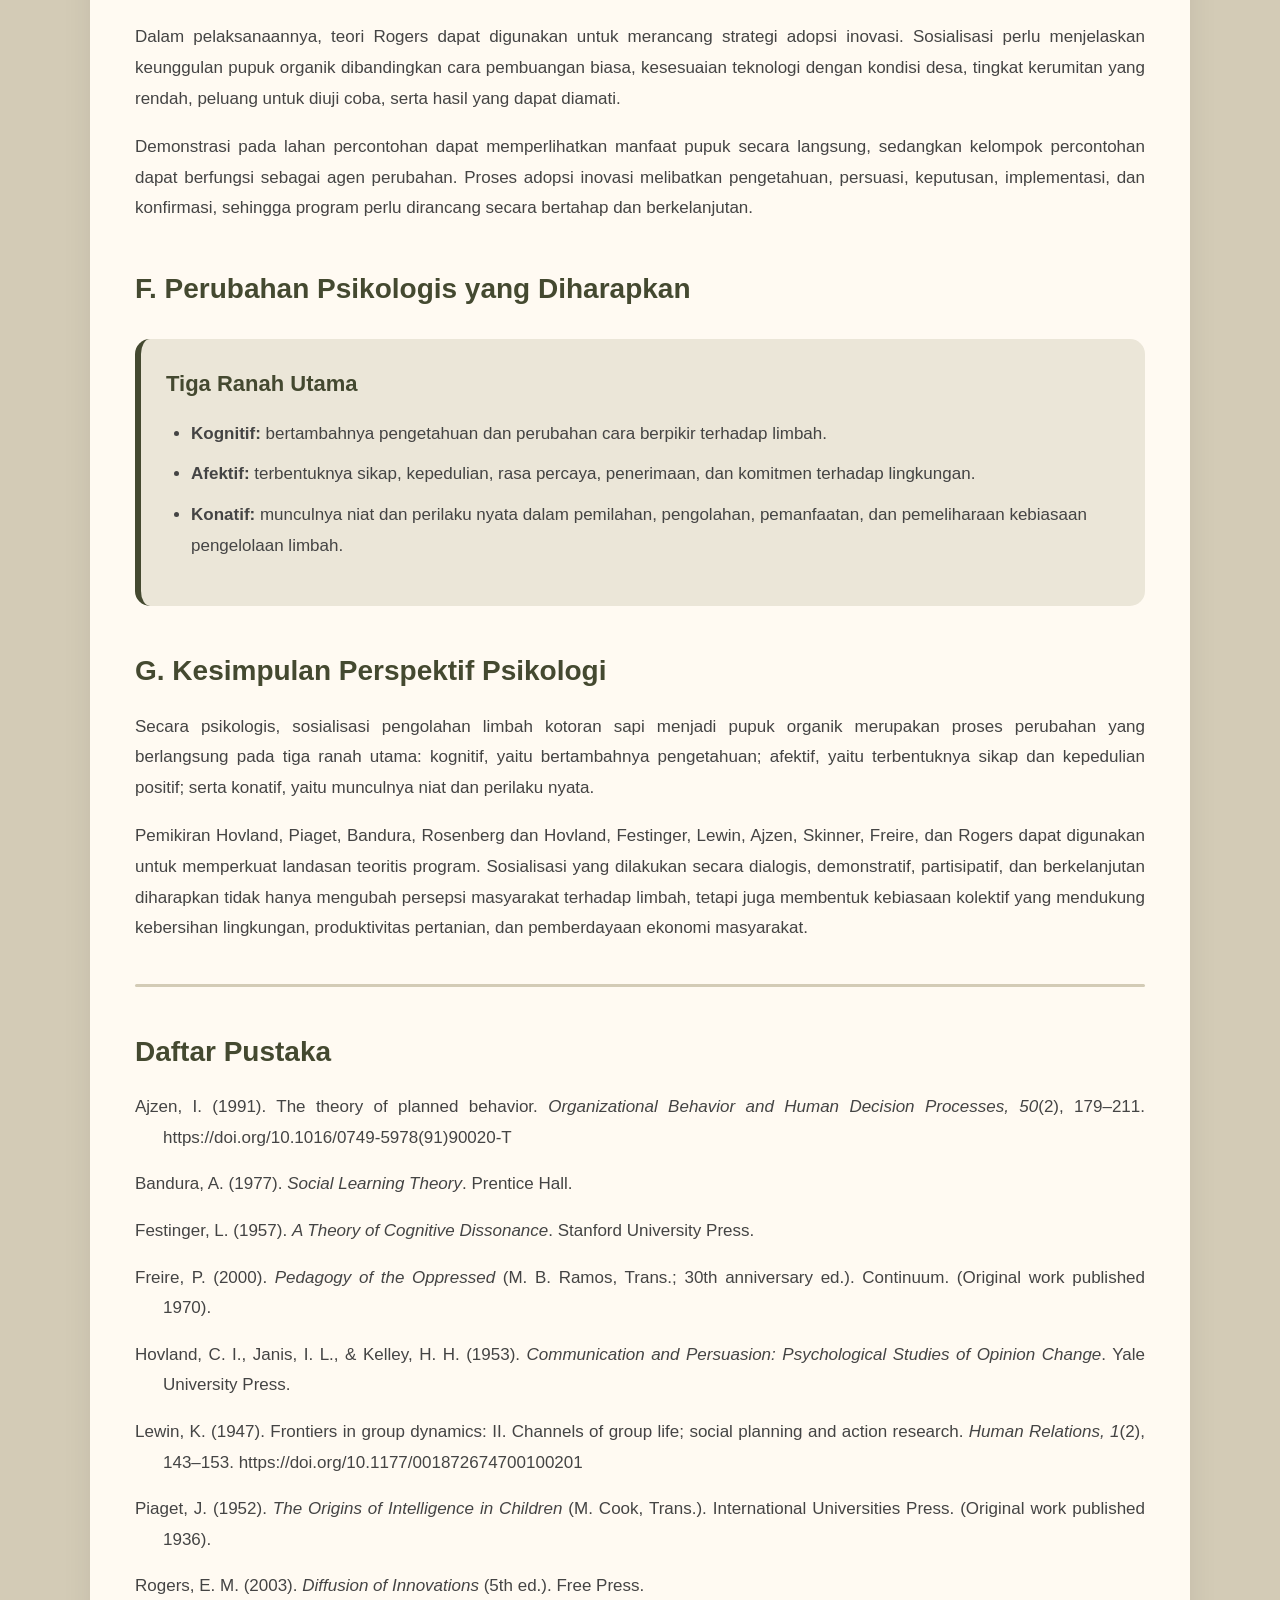
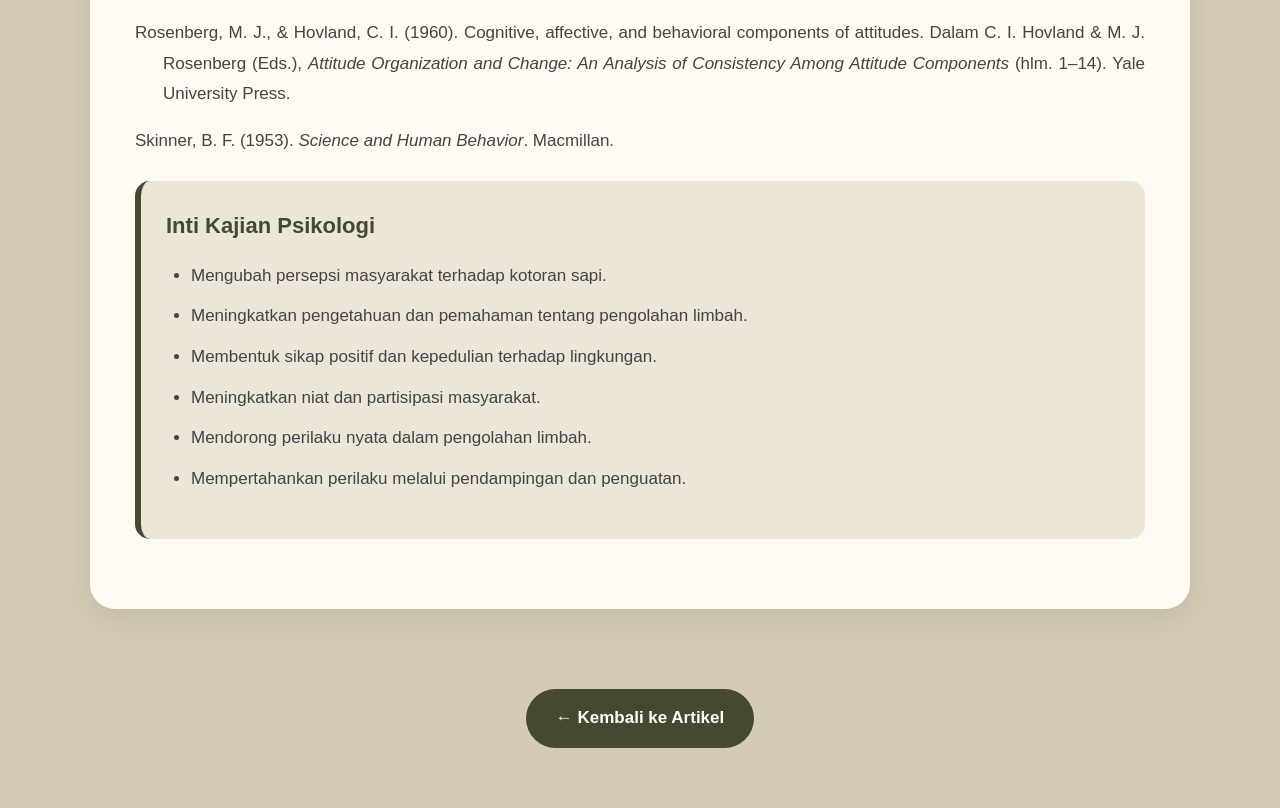
<file: psikologi.html>
<!DOCTYPE html>
<html lang="id">

<head>

    <meta charset="UTF-8">
    <meta name="viewport" content="width=device-width, initial-scale=1.0">

    <title>Psikologi Islam - Pupuk Organik Desa Tulungrejo</title>

    <style>

        * {
            box-sizing: border-box;
            margin: 0;
            padding: 0;
        }

        body {
            font-family: Arial, sans-serif;
            background: #d3cbb6;
            color: #444930;
            line-height: 1.8;
        }

        /* =========================
           CONTAINER
        ========================= */

        .artikel-container {
            width: 92%;
            max-width: 1100px;
            margin: 60px auto;
        }

        /* =========================
           ARTIKEL
        ========================= */

        .artikel {
            background: #fffaf2;
            border-radius: 25px;
            padding: 45px;
            box-shadow: 0 10px 30px rgba(0, 0, 0, 0.08);
        }

        /* =========================
           LABEL
        ========================= */

        .label {
            display: inline-block;
            background: #444930;
            color: white;
            padding: 8px 22px;
            border-radius: 30px;
            font-weight: bold;
            margin-bottom: 20px;
        }

        /* =========================
           JUDUL
        ========================= */

        .artikel h1 {
            font-size: 38px;
            color: #444930;
            margin-bottom: 25px;
            line-height: 1.3;
        }

        .artikel h2 {
            font-size: 28px;
            color: #444930;
            margin-top: 40px;
            margin-bottom: 15px;
        }

        .artikel h3 {
            font-size: 22px;
            color: #444930;
            margin-top: 30px;
            margin-bottom: 12px;
        }

        /* =========================
           PARAGRAF
        ========================= */

        .artikel p {
            font-size: 17px;
            color: #444;
            margin-bottom: 18px;
            text-align: justify;
        }

        /* =========================
           KOTAK POIN
        ========================= */

        .poin {
            background: #ebe6d8;
            border-left: 6px solid #444930;
            border-radius: 15px;
            padding: 25px;
            margin: 25px 0;
        }

        .poin h3 {
            margin-top: 0;
        }

        /* =========================
           LIST
        ========================= */

        .artikel ul {
            margin: 15px 0 20px 25px;
        }

        .artikel li {
            margin-bottom: 10px;
            font-size: 17px;
            color: #444;
        }

        /* =========================
           PEMISAH
        ========================= */

        .pemisah {
            height: 3px;
            background: #d3cbb6;
            margin: 40px 0;
            border-radius: 10px;
        }

        /* =========================
           TOMBOL KEMBALI
        ========================= */

        .kembali-container {
            text-align: center;
            padding: 20px 20px 60px;
        }

        .kembali {
            display: inline-block;
            background: #444930;
            color: white;
            text-decoration: none;
            padding: 14px 30px;
            border-radius: 30px;
            font-size: 17px;
            font-weight: bold;
            transition: 0.3s;
        }

        .kembali:hover {
            transform: translateY(-3px);
            opacity: 0.9;
        }

        /* =========================
           RESPONSIVE
        ========================= */


        .daftar-pustaka {
            margin-top: 10px;
        }

        .daftar-pustaka p {
            margin-bottom: 16px;
            padding-left: 28px;
            text-indent: -28px;
        }

        @media (max-width: 768px) {

            .artikel-container {
                width: 94%;
                margin: 30px auto;
            }

            .artikel {
                padding: 25px;
                border-radius: 18px;
            }

            .artikel h1 {
                font-size: 28px;
            }

            .artikel h2 {
                font-size: 24px;
            }

            .artikel h3 {
                font-size: 20px;
            }

            .artikel p,
            .artikel li {
                font-size: 16px;
            }

        }

    </style>

</head>


<body>


    <!-- =========================
         ARTIKEL PSIKOLOGI
    ========================== -->

    <main class="artikel-container">

        <article class="artikel">

            <span class="label">PSIKOLOGI ISLAM</span>

            <h1>
                Perspektif Psikologis Sosialisasi Pengolahan Limbah
                Kotoran Sapi Menjadi Pupuk Organik
            </h1>

            <p>
                Secara psikologis, sosialisasi pengolahan limbah kotoran sapi
                menjadi pupuk organik di Desa Tulungrejo, Kecamatan Gandusari,
                dapat dipahami sebagai proses perubahan kognisi, afeksi, dan
                konasi masyarakat terhadap limbah peternakan.
            </p>

            <p>
                Sosialisasi tidak hanya menyampaikan informasi teknis, tetapi
                juga berupaya mengubah cara masyarakat menafsirkan limbah,
                membangun penerimaan emosional, serta mendorong tindakan nyata.
                Teori difusi inovasi dari Everett M. Rogers menjelaskan bahwa
                penerimaan pengolahan limbah sebagai inovasi berlangsung melalui
                tahap pengetahuan, persuasi, pengambilan keputusan, pelaksanaan,
                dan konfirmasi.
            </p>

            <p>
                Dengan demikian, sosialisasi dapat membantu masyarakat beralih
                dari persepsi bahwa kotoran sapi merupakan sumber pencemaran
                menjadi pandangan bahwa limbah tersebut memiliki manfaat
                ekologis dan ekonomi.
            </p>

            <div class="pemisah"></div>

            <h2>A. Aspek Kognitif</h2>

            <p>
                Dari aspek kognitif, sosialisasi berfungsi memperluas pengetahuan,
                pemahaman, dan keyakinan masyarakat mengenai karakteristik serta
                potensi limbah kotoran sapi. Masyarakat perlu memahami bahwa
                kotoran sapi tidak hanya berbau, tetapi juga mengandung bahan
                organik dan unsur hara yang dapat dimanfaatkan sebagai pupuk
                apabila diproses dengan tepat.
            </p>

            <p>
                Pengetahuan tersebut mencakup teknik pengumpulan bahan,
                pemilahan, pencampuran bahan organik, penggunaan aktivator atau
                dekomposer, pengaturan kelembapan, proses fermentasi, hingga
                pupuk yang telah matang.
            </p>

            <p>
                Dalam teori perkembangan kognitif Jean Piaget, individu
                membentuk pemahaman melalui proses asimilasi dan akomodasi.
                Masyarakat mungkin memiliki skema bahwa limbah adalah sesuatu
                yang harus dibuang. Melalui sosialisasi, informasi baru dapat
                memungkinkan terbentuknya skema bahwa limbah dapat diolah dan
                dimanfaatkan.
            </p>

            <p>
                Pandangan ini juga dapat dijelaskan melalui teori belajar sosial
                Albert Bandura, khususnya <em>observational learning</em>.
                Masyarakat tidak hanya menerima penjelasan secara verbal, tetapi
                juga dapat mengamati langsung narasumber yang berhasil mengolah
                kotoran sapi menjadi pupuk organik.
            </p>

            <div class="poin">
                <h3>Penerapan pada Sosialisasi</h3>
                <ul>
                    <li>Demonstrasi pembuatan pupuk organik.</li>
                    <li>Diskusi dan praktik kelompok.</li>
                    <li>Pemberian contoh hasil pupuk.</li>
                    <li>Penjelasan teknik pengolahan secara bertahap.</li>
                </ul>
            </div>

            <h2>B. Aspek Afektif</h2>

            <p>
                Dari aspek afektif, sosialisasi dapat berperan dalam membentuk
                perasaan, sikap, nilai, dan evaluasi masyarakat terhadap
                pengolahan limbah kotoran sapi.
            </p>

            <p>
                Sebelum memperoleh informasi yang memadai, masyarakat mungkin
                memandang kotoran sapi sebagai sesuatu yang menjijikkan, berbau,
                merepotkan, dan tidak memiliki nilai guna. Persepsi tersebut
                dapat menimbulkan penolakan, rasa enggan, atau sikap apatis
                terhadap program pengolahan limbah.
            </p>

            <p>
                Melalui edukasi yang berulang dan pengalaman praktik, sikap
                tersebut dapat berubah menjadi rasa tertarik, peduli, percaya,
                serta bersedia menerima inovasi.
            </p>

            <p>
                Model sikap Rosenberg dan Hovland memandang sikap terdiri atas
                tiga komponen, yaitu kognitif, afektif, dan konatif. Komponen
                kognitif berkaitan dengan keyakinan mengenai objek, komponen
                afektif berkaitan dengan perasaan terhadap objek, sedangkan
                komponen konatif berkaitan dengan kecenderungan untuk bertindak.
            </p>

            <p>
                Teori disonansi kognitif Leon Festinger juga relevan. Disonansi
                dapat muncul ketika seseorang menganggap dirinya peduli
                lingkungan, tetapi masih membuang kotoran sapi secara
                sembarangan. Ketidaksesuaian antara nilai dan perilaku tersebut
                dapat mendorong individu mencari cara untuk mengurangi
                ketidaknyamanan psikologis, salah satunya dengan mengolah limbah
                secara lebih bertanggung jawab.
            </p>

            <h2>C. Aspek Konatif dan Perilaku</h2>

            <p>
                Dari aspek konatif, sosialisasi diarahkan untuk mendorong
                kecenderungan bertindak dan perilaku nyata masyarakat.
                Perubahan tersebut dapat dilihat melalui tindakan mengumpulkan
                kotoran sapi pada tempat tertentu, memisahkan bahan yang dapat
                diolah, mengikuti proses pembuatan pupuk, menjaga kebersihan
                bahan, menggunakan pupuk organik pada lahan pertanian, serta
                membagikan pengalaman kepada warga lainnya.
            </p>

            <p>
                Teori Perilaku Terencana atau <em>Theory of Planned Behavior</em>
                dari Icek Ajzen dapat digunakan untuk menjelaskan proses
                tersebut. Intensi atau niat berperilaku dipengaruhi oleh tiga
                unsur utama, yaitu sikap terhadap perilaku, norma subjektif,
                dan persepsi kontrol perilaku.
            </p>

            <p>
                Masyarakat akan lebih berkemungkinan mengolah kotoran sapi
                apabila mereka menilai kegiatan tersebut bermanfaat, memperoleh
                dukungan dari sesama kelompok tani, serta merasa mampu
                melakukannya.
            </p>

            <p>
                B. F. Skinner melalui teori pengondisian operan juga menjelaskan
                bahwa perilaku dapat diperkuat oleh konsekuensi yang
                menyertainya. Praktik pengolahan limbah akan lebih mudah
                dipertahankan apabila masyarakat memperoleh penguatan berupa
                hasil pupuk yang dapat digunakan, penghematan biaya, peningkatan
                hasil tanaman, penghargaan kelompok, atau pengakuan dari
                pemerintah desa.
            </p>

            <div class="pemisah"></div>

            <h2>D. Sosialisasi sebagai Intervensi Psikologis</h2>

            <p>
                Berdasarkan ketiga aspek tersebut, sosialisasi pengolahan limbah
                kotoran sapi dapat dipandang sebagai intervensi psikologis
                berbasis masyarakat. Pada tahap kognitif, intervensi meningkatkan
                pengetahuan dan mengubah kerangka berpikir masyarakat. Pada tahap
                afektif, intervensi membentuk sikap peduli, rasa percaya,
                penerimaan, dan komitmen terhadap lingkungan.
            </p>

            <p>
                Pada tahap konatif, intervensi mengarahkan pengetahuan dan sikap
                tersebut menjadi perilaku konkret berupa pemilahan, pengolahan,
                pemanfaatan, dan pemeliharaan kebiasaan pengelolaan limbah.
            </p>

            <p>
                Proses tersebut sebaiknya menggunakan pendekatan komunikasi dua
                arah. Fasilitator perlu memahami pengalaman masyarakat,
                kebiasaan peternakan, hambatan ekonomi, ketersediaan lahan,
                serta keyakinan lokal mengenai limbah dan pupuk.
            </p>

            <p>
                Pendekatan ini sejalan dengan gagasan Paulo Freire mengenai
                pendidikan dialogis, yaitu proses pendidikan yang menempatkan
                masyarakat sebagai subjek yang aktif dalam memahami dan
                mengubah realitasnya. Masyarakat Desa Tulungrejo tidak hanya
                diberi instruksi tentang cara membuat pupuk, tetapi juga diajak
                menganalisis persoalan limbah, menentukan solusi yang sesuai,
                dan menyusun aturan bersama.
            </p>

            <h2>E. Difusi Inovasi dan Penerimaan Masyarakat</h2>

            <p>
                Dalam pelaksanaannya, teori Rogers dapat digunakan untuk
                merancang strategi adopsi inovasi. Sosialisasi perlu menjelaskan
                keunggulan pupuk organik dibandingkan cara pembuangan biasa,
                kesesuaian teknologi dengan kondisi desa, tingkat kerumitan
                yang rendah, peluang untuk diuji coba, serta hasil yang dapat
                diamati.
            </p>

            <p>
                Demonstrasi pada lahan percontohan dapat memperlihatkan manfaat
                pupuk secara langsung, sedangkan kelompok percontohan dapat
                berfungsi sebagai agen perubahan. Proses adopsi inovasi
                melibatkan pengetahuan, persuasi, keputusan, implementasi, dan
                konfirmasi, sehingga program perlu dirancang secara bertahap
                dan berkelanjutan.
            </p>

            <h2>F. Perubahan Psikologis yang Diharapkan</h2>

            <div class="poin">
                <h3>Tiga Ranah Utama</h3>
                <ul>
                    <li>
                        <strong>Kognitif:</strong> bertambahnya pengetahuan dan
                        perubahan cara berpikir terhadap limbah.
                    </li>
                    <li>
                        <strong>Afektif:</strong> terbentuknya sikap, kepedulian,
                        rasa percaya, penerimaan, dan komitmen terhadap lingkungan.
                    </li>
                    <li>
                        <strong>Konatif:</strong> munculnya niat dan perilaku
                        nyata dalam pemilahan, pengolahan, pemanfaatan, dan
                        pemeliharaan kebiasaan pengelolaan limbah.
                    </li>
                </ul>
            </div>

            <h2>G. Kesimpulan Perspektif Psikologi</h2>

            <p>
                Secara psikologis, sosialisasi pengolahan limbah kotoran sapi
                menjadi pupuk organik merupakan proses perubahan yang berlangsung
                pada tiga ranah utama: kognitif, yaitu bertambahnya pengetahuan;
                afektif, yaitu terbentuknya sikap dan kepedulian positif; serta
                konatif, yaitu munculnya niat dan perilaku nyata.
            </p>

            <p>
                Pemikiran Hovland, Piaget, Bandura, Rosenberg dan Hovland,
                Festinger, Lewin, Ajzen, Skinner, Freire, dan Rogers dapat
                digunakan untuk memperkuat landasan teoritis program.
                Sosialisasi yang dilakukan secara dialogis, demonstratif,
                partisipatif, dan berkelanjutan diharapkan tidak hanya mengubah
                persepsi masyarakat terhadap limbah, tetapi juga membentuk
                kebiasaan kolektif yang mendukung kebersihan lingkungan,
                produktivitas pertanian, dan pemberdayaan ekonomi masyarakat.
            </p>


            <div class="pemisah"></div>

            <h2>Daftar Pustaka</h2>

            <div class="daftar-pustaka">
                <p>
                    Ajzen, I. (1991). The theory of planned behavior.
                    <em>Organizational Behavior and Human Decision Processes, 50</em>(2), 179–211.
                    https://doi.org/10.1016/0749-5978(91)90020-T
                </p>

                <p>
                    Bandura, A. (1977). <em>Social Learning Theory</em>.
                    Prentice Hall.
                </p>

                <p>
                    Festinger, L. (1957). <em>A Theory of Cognitive Dissonance</em>.
                    Stanford University Press.
                </p>

                <p>
                    Freire, P. (2000). <em>Pedagogy of the Oppressed</em>
                    (M. B. Ramos, Trans.; 30th anniversary ed.). Continuum.
                    (Original work published 1970).
                </p>

                <p>
                    Hovland, C. I., Janis, I. L., & Kelley, H. H. (1953).
                    <em>Communication and Persuasion: Psychological Studies of Opinion Change</em>.
                    Yale University Press.
                </p>

                <p>
                    Lewin, K. (1947). Frontiers in group dynamics: II.
                    Channels of group life; social planning and action research.
                    <em>Human Relations, 1</em>(2), 143–153.
                    https://doi.org/10.1177/001872674700100201
                </p>

                <p>
                    Piaget, J. (1952). <em>The Origins of Intelligence in Children</em>
                    (M. Cook, Trans.). International Universities Press.
                    (Original work published 1936).
                </p>

                <p>
                    Rogers, E. M. (2003). <em>Diffusion of Innovations</em>
                    (5th ed.). Free Press.
                </p>

                <p>
                    Rosenberg, M. J., & Hovland, C. I. (1960).
                    Cognitive, affective, and behavioral components of attitudes.
                    Dalam C. I. Hovland & M. J. Rosenberg (Eds.),
                    <em>Attitude Organization and Change: An Analysis of Consistency Among Attitude Components</em>
                    (hlm. 1–14). Yale University Press.
                </p>

                <p>
                    Skinner, B. F. (1953). <em>Science and Human Behavior</em>.
                    Macmillan.
                </p>
            </div>

            <div class="poin">
                <h3>Inti Kajian Psikologi</h3>
                <ul>
                    <li>Mengubah persepsi masyarakat terhadap kotoran sapi.</li>
                    <li>Meningkatkan pengetahuan dan pemahaman tentang pengolahan limbah.</li>
                    <li>Membentuk sikap positif dan kepedulian terhadap lingkungan.</li>
                    <li>Meningkatkan niat dan partisipasi masyarakat.</li>
                    <li>Mendorong perilaku nyata dalam pengolahan limbah.</li>
                    <li>Mempertahankan perilaku melalui pendampingan dan penguatan.</li>
                </ul>
            </div>

        </article>

    </main>


    <!-- =========================
         TOMBOL KEMBALI
    ========================== -->

    <div class="kembali-container">

        <a href="index.html#artikel" class="kembali">
            ← Kembali ke Artikel
        </a>

    </div>


</body>

</html>
</file>
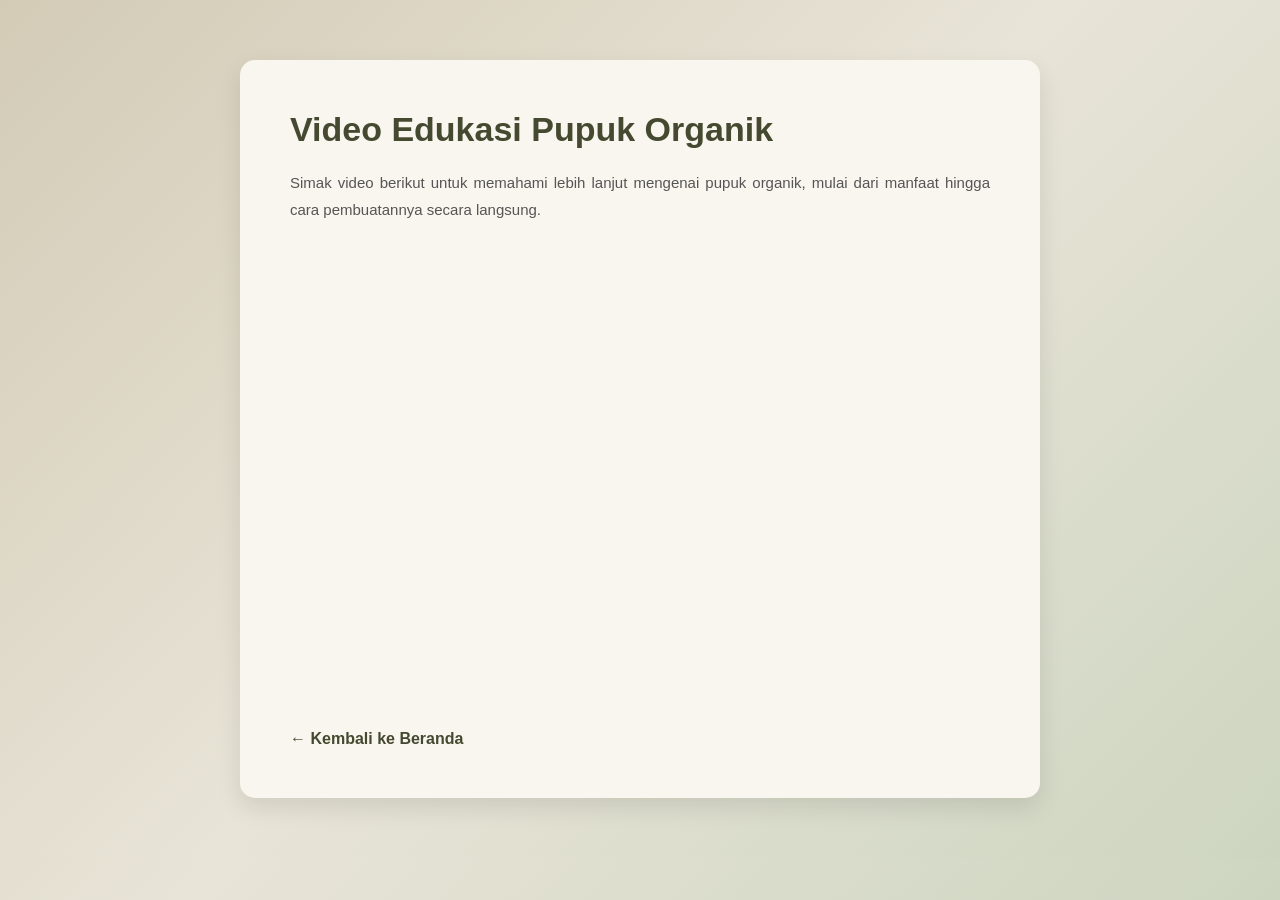
<file: videotutorial.html>
<!DOCTYPE html>
<html lang="id">
<head>
<meta charset="UTF-8">
<title>Video tutorial Pupuk Organik</title>
<link rel="stylesheet" href="style.css">
</head>
<body>



<div class="artikel-detail">
    <h1>Video Edukasi Pupuk Organik</h1>
    <p>Simak video berikut untuk memahami lebih lanjut mengenai pupuk organik, mulai dari manfaat hingga cara pembuatannya secara langsung.</p>

    <div class="video-wrapper">
        <iframe 
            src="https://www.youtube.com/embed/NvIH2IWJUsg" 
            title="Video Edukasi Pupuk Organik" 
            frameborder="0" 
            allow="accelerometer; autoplay; clipboard-write; encrypted-media; gyroscope; picture-in-picture; web-share" 
            allowfullscreen>
        </iframe>

    </div>

     <div class="video-wrapper">
        <iframe 
            src="https://www.youtube.com/embed/Ou0SYQqwfKY" 
            title="Video Edukasi Pupuk Organik" 
            frameborder="0" 
            allow="accelerometer; autoplay; clipboard-write; encrypted-media; gyroscope; picture-in-picture; web-share" 
            allowfullscreen>
        </iframe>
        
    </div>

    <div class="video-wrapper">
        <iframe 
            src="https://www.youtube.com/embed/JtKRfUmUVQI" 
            title="Video Edukasi Pupuk Organik" 
            frameborder="0" 
            allow="accelerometer; autoplay; clipboard-write; encrypted-media; gyroscope; picture-in-picture; web-share" 
            allowfullscreen>
        </iframe>
    </div>
  <a href="index.html" class="btn-kembali">← Kembali ke Beranda</a>
    
 </div>
</file>
<file: style.css>
/* =========================================================
   RESET & DASAR
========================================================= */

* {
    margin: 0;
    padding: 0;
    box-sizing: border-box;
    font-family: 'Poppins', sans-serif;
}

html {
    scroll-behavior: smooth;
    width: 100%;
    max-width: 100%;
}

html,
body {
    width: 100%;
    max-width: 100%;
    overflow-x: hidden;
}

body {
    background: linear-gradient(
        135deg,
        #d3cbb6 0%,
        #e8e4d7 50%,
        #cdd5c0 100%
    );
    color: #444930;
}


/* =========================================================
   HEADER
========================================================= */

header {
    width: 100%;
    background: #444930;
    color: white;

    display: flex;
    justify-content: space-between;
    align-items: center;

    padding: 18px 8%;

    position: sticky;
    top: 0;
    z-index: 1000;

    box-shadow: none;
}


/* LOGO */

.logo {
    display: flex;
    align-items: center;

    color: white;
    text-decoration: none;

    font-size: 28px;
    font-weight: 700;

    white-space: nowrap;
}

.logo i {
    margin-right: 8px;
}


/* =========================================================
   NAVIGATION DESKTOP
========================================================= */

nav {
    display: flex;
    align-items: center;
    gap: 25px;
}

nav a {
    color: white;
    text-decoration: none;
    font-weight: 500;
    transition: .3s;
}

nav a:hover {
    color: #d3cbb6;
}


/* =========================================================
   HAMBURGER
========================================================= */

.menu-toggle {
    display: none;

    background: transparent;
    border: none;

    color: white;

    font-size: 28px;

    cursor: pointer;

    padding: 5px;

    z-index: 2000;
}


/* =========================================================
   HERO
========================================================= */

.hero {
    min-height: 82vh;

    background:
        linear-gradient(
            rgba(68, 73, 48, 0.45),
            rgba(68, 73, 48, 0.65)
        ),
        url("./image/desa-tulungrejo.jpeg");

    background-size: cover;
    background-position: center;
    background-repeat: no-repeat;

    display: flex;
    justify-content: center;
    align-items: flex-start;

    text-align: center;

    color: white;

    padding: 130px 20px 80px;

    position: relative;
}

.hero-text {
    max-width: 900px;
    width: 100%;
    margin: 0 auto;
}

.hero h1 {
    font-size: 55px;
    line-height: 1.2;
    margin-bottom: 25px;

    text-shadow:
        0 4px 12px rgba(0, 0, 0, 0.4);
}

.hero p {
    max-width: 750px;
    margin: 0 auto 30px;

    font-size: 19px;
    line-height: 1.8;

    text-align: center;

    text-shadow:
        0 2px 8px rgba(0, 0, 0, 0.35);
}


/* =========================================================
   BUTTON HERO
========================================================= */

.btn {
    display: inline-block;

    background: #d3cbb6;
    color: #444930;

    padding: 14px 30px;

    border-radius: 50px;

    text-decoration: none;

    font-weight: 700;
    font-size: 16px;

    margin-top: 10px;

    transition: all 0.3s ease;

    box-shadow:
        0 8px 20px rgba(0, 0, 0, 0.2);
}

.btn:hover {
    transform: translateY(-3px);

    background: white;

    box-shadow:
        0 12px 25px rgba(0, 0, 0, 0.25);
}


/* =========================================================
   SEARCH
========================================================= */

.search-box {
    padding: 40px;
    text-align: center;
}

.search-box input {
    width: 70%;
    max-width: 700px;

    padding: 16px;

    border: 2px solid #444930;
    border-radius: 40px;

    background: #fffaf2;

    outline: none;

    box-shadow:
        0 5px 20px rgba(0, 0, 0, .15);

    font-size: 16px;
}


/* =========================================================
   ARTIKEL
========================================================= */

.artikel {
    width: 90%;
    margin: auto;
    padding: 30px 0;
}

.artikel h2 {
    text-align: center;

    font-size: 36px;

    margin-bottom: 40px;

    color: #444930;
}

.artikel-grid {
    display: grid;

    grid-template-columns:
        repeat(auto-fit, minmax(300px, 1fr));

    gap: 30px;
}


/* CARD */

.card {
    background: #f9f6ef;

    border-radius: 15px;

    box-shadow:
        0 10px 20px rgba(0, .1, 0, 0);

    overflow: hidden;

    transition: .4s;
}

.card:hover {
    transform: translateY(-10px);
}

.card img {
    width: 100%;
    height: 220px;

    object-fit: cover;
}

.content {
    padding: 20px;
}

.kategori {
    display: inline-block;

    background: #444930;
    color: white;

    padding: 5px 15px;

    border-radius: 20px;

    font-size: 13px;

    margin-bottom: 12px;
}

.content h3 {
    margin-bottom: 15px;
}

.content p {
    line-height: 1.8;
    color: #555;
}


/* =========================================================
   BUTTON ARTIKEL
========================================================= */

.btn-artikel {
    display: inline-block;

    margin-top: 20px;

    background: #444930;
    color: white;

    text-decoration: none;

    padding: 12px 30px;

    border-radius: 40px;

    transition: .3s;

    font-weight: 600;
}

.btn-artikel:hover {
    background: #5f6542;
}


/* =========================================================
   TENTANG WEBSITE
========================================================= */

.tentang {
    background: white;

    width: 90%;

    margin: 70px auto;

    padding: 50px;

    border-radius: 20px;

    box-shadow:
        0 8px 20px rgba(0, 0, 0, .1);

    text-align: justify;
}

.tentang h2 {
    color: #444930;

    font-size: 35px;

    margin-bottom: 25px;
}

.tentang p {
    font-size: 17px;

    line-height: 2;

    color: #555;

    margin-bottom: 20px;

    text-align: justify;
}


/* =========================================================
   TENTANG PUPUK
========================================================= */

#tentang-pupuk {
    width: 90%;

    margin: 80px auto;

    background: white;

    padding: 50px;

    border-radius: 15px;

    box-shadow:
        0 5px 20px rgba(0, 0, 0, .15);
}

#tentang-pupuk h2 {
    color: #444930;
    margin-bottom: 20px;
}

#tentang-pupuk h3 {
    margin-top: 30px;
    color: #333;
}

#tentang-pupuk p {
    line-height: 1.8;
}

#tentang-pupuk ul {
    margin-top: 20px;
    padding-left: 25px;
}

#tentang-pupuk li {
    margin: 12px 0;
}


/* =========================================================
   MATERI
========================================================= */

.materi {
    display: grid;

    grid-template-columns:
        repeat(auto-fit, minmax(320px, 1fr));

    gap: 25px;

    margin-top: 40px;

    width: 100%;
}

.materi .item {
    display: flex;

    gap: 20px;

    align-items: flex-start;

    background: white;

    padding: 25px;

    border-radius: 18px;

    text-decoration: none;

    color: #333;

    box-shadow:
        0 5px 15px rgba(0, 0, 0, .1);

    transition: .3s;

    width: 100%;

    min-width: 0;
}

.materi .item:hover {
    transform: translateY(-8px);

    box-shadow:
        0 10px 30px rgba(0, 0, 0, .15);
}

.materi .item > span {
    font-size: 35px;
    flex-shrink: 0;
}

.materi .item > div {
    flex: 1;
    min-width: 0;
}

.materi .item h4 {
    color: #444930;

    margin-bottom: 10px;

    font-size: 24px;

    line-height: 1.4;
}

.materi .item p {
    color: #555;

    line-height: 1.7;

    margin-bottom: 0;
}


/* =========================================================
   BUTTON MATERI
========================================================= */

.btn-materi {
    display: inline-block;

    margin-top: 18px;

    background: #444930;
    color: #fff;

    padding: 10px 22px;

    border: none;

    border-radius: 8px;

    font-size: 15px;
    font-weight: 600;

    cursor: pointer;

    transition: .3s;

    text-decoration: none !important;
}

.btn-materi:hover {
    background: #5b6042;

    transform: translateY(-2px);

    text-decoration: none !important;
}

a.btn-materi,
a.btn-materi:visited,
a.btn-materi:hover,
a.btn-materi:active,
a.btn-materi:focus {
    text-decoration: none !important;
}


/* =========================================================
   FOOTER
========================================================= */

footer {
    margin-top: 80px;

    background: #444930;

    color: white;

    text-align: center;

    padding: 50px 20px;
}

footer h3 {
    margin-bottom: 15px;

    font-size: 28px;
}


/* =========================================================
   SOCIAL MEDIA
========================================================= */

.social {
    margin: 35px 0 40px;

    display: flex;

    justify-content: center;

    align-items: center;

    flex-wrap: wrap;

    gap: 20px;
}

.social a {
    display: inline-flex;

    align-items: center;

    justify-content: center;

    gap: 10px;

    color: white;

    font-size: 18px;

    margin: 0 8px;

    text-decoration: none;

    transition: .3s;

    cursor: pointer;
}

.social a i {
    font-size: 26px;
}

.social a:hover {
    color: #22c55e;
    transform: translateY(-4px);
}


/* =========================================================
   KONTAK / LOKASI / EMAIL
========================================================= */

.kontak-info {
    margin-top: 25px;

    display: flex;

    flex-direction: column;

    align-items: flex-start;

    width: fit-content;

    margin-left: auto;
    margin-right: auto;

    gap: 18px;

    line-height: 1.7;

    font-size: 17px;
}

.kontak-info a {
    display: flex;

    align-items: flex-start;

    justify-content: center;

    gap: 12px;

    color: white;

    text-decoration: none;

    transition: .3s;

    max-width: 100%;

    text-align: left;
}

.kontak-info a:hover {
    color: #22c55e;
    transform: translateY(-2px);
}

.kontak-info i {
    color: #22c55e;

    font-size: 22px;

    width: 28px;

    flex-shrink: 0;

    line-height: 1.6;

    margin-top: 2px;
}


/* =========================================================
   COPYRIGHT
========================================================= */

.copyright {
    margin-top: 35px;

    font-size: 15px;

    opacity: .8;
}


/* =========================================================
   BACK TO TOP
========================================================= */

#topBtn {
    position: fixed;

    right: 25px;
    bottom: 25px;

    width: 50px;
    height: 50px;

    border: none;

    border-radius: 50%;

    background: #444930;

    color: white;

    font-size: 22px;

    cursor: pointer;

    display: none;

    box-shadow:
        0 5px 15px rgba(0, 0, 0, .3);

    z-index: 999;
}

#topBtn:hover {
    background: #5d6242;
}


/* =========================================================
   DARK MODE
========================================================= */

.dark {
    background: #111827;
    color: white;
}

.dark .card {
    background: #1f2937;
    color: white;
}

.dark .tentang {
    background: #1f2937;
}

.dark .search-box input {
    background: #374151;
    color: white;
}


/* =========================================================
   ARTIKEL DETAIL
========================================================= */

.artikel-detail {
    width: calc(100% - 40px);

    max-width: 800px;

    margin: 60px auto;

    background: #f9f6ef;

    padding: 50px;

    border-radius: 15px;

    box-shadow:
        0 10px 25px rgba(0, 0, 0, .1);
}

.artikel-detail h1 {
    color: #444930;

    font-size: 34px;

    margin-bottom: 20px;
}

.artikel-detail h2 {
    color: #444930;

    font-size: 24px;

    margin-top: 30px;

    margin-bottom: 12px;

    border-left: 5px solid #444930;

    padding-left: 12px;
}

.artikel-detail p {
    line-height: 1.9;

    color: #555;

    text-align: justify;

    margin-bottom: 15px;
}

.artikel-detail ul {
    padding-left: 25px;
    margin-bottom: 10px;
}

.artikel-detail ul li {
    line-height: 1.9;

    color: #555;

    margin-bottom: 6px;
}

.btn-kembali {
    display: inline-block;

    margin-top: 30px;

    color: #444930;

    font-weight: 600;

    text-decoration: none;

    transition: .3s;
}

.btn-kembali:hover {
    color: #5d6242;
    padding-left: 5px;
}


/* =========================================================
   TABLET
========================================================= */

@media (max-width: 900px) {

    header {
        padding: 15px 5%;
    }

    .logo {
        font-size: 24px;
    }

    .hero h1 {
        font-size: 42px;
    }

    .hero p {
        font-size: 17px;
    }
}


/* =========================================================
   HP
========================================================= */

@media (max-width: 768px) {

    /* =====================================================
       HEADER HP
    ===================================================== */

    header {
        width: 100%;

        min-height: 70px;

        padding: 14px 20px;

        display: flex;

        justify-content: space-between;

        align-items: center;

        position: sticky;

        top: 0;

        z-index: 10000;

        margin: 0;
        border: 0;
        box-shadow: none;
    }


    /* LOGO */

    .logo {
        display: flex;

        align-items: center;

        font-size: 22px;

        line-height: 1.2;

        white-space: nowrap;
    }

    .logo i {
        font-size: 22px;

        margin-right: 7px;
    }


    /* =====================================================
       HAMBURGER
    ===================================================== */

    .menu-toggle {
        display: flex;

        align-items: center;
        justify-content: center;

        width: 45px;
        height: 45px;

        padding: 0;

        flex-shrink: 0;

        background: transparent;

        border: none;

        color: white;

        font-size: 28px;

        cursor: pointer;

        z-index: 2000;
    }


    /* =====================================================
       NAV MOBILE
    ===================================================== */

    header nav {
        display: none;

        position: absolute;

        top: 100%;
        left: 0;

        width: 100%;

        background: #444930;

        flex-direction: column;

        align-items: center;

        gap: 0;

        padding: 10px 0;

        box-shadow:
            0 8px 15px rgba(0, 0, 0, .3);
    }

    header nav.active {
        display: flex;
    }

    header nav a {
        display: block;

        width: 100%;

        padding: 15px 20px;

        color: white;

        text-decoration: none;

        text-align: center;

        font-size: 16px;
    }

    header nav a:hover {
        background: rgba(255, 255, 255, .1);
    }


    /* =====================================================
       HERO HP
    ===================================================== */

.hero {
    min-height: 78vh;

    margin-top: 0;

    border: none;

    padding: 70px 20px 60px;

    display: flex;

    align-items: center;

    justify-content: center;

    text-align: center;

    color: white;

    background-image:
        linear-gradient(
            rgba(68, 73, 48, 0.45),
            rgba(68, 73, 48, 0.65)
        ),
        url("./image/desa-tulungrejo.jpeg");

    background-size: cover;

    background-position: center center;

    background-repeat: no-repeat;
}

    .hero-text {
        width: 100%;

        max-width: 100%;

        margin: 0 auto;
    }

    .hero h1 {
        font-size: 32px;

        line-height: 1.25;

        margin-bottom: 20px;

        text-shadow:
            0 3px 10px rgba(0, 0, 0, 0.45);
    }

    .hero p {
        max-width: 100%;

        font-size: 15px;

        line-height: 1.7;

        margin: 0 auto 25px;

        text-align: center;

        text-shadow:
            0 2px 8px rgba(0, 0, 0, 0.4);
    }

    .btn {
        font-size: 15px;

        padding: 13px 25px;
    }


    /* =====================================================
       SEARCH
    ===================================================== */

    .search-box {
        padding: 30px 15px;
    }

    .search-box input {
        width: 95%;

        font-size: 14px;

        padding: 14px;
    }


    /* =====================================================
       ARTIKEL
    ===================================================== */

    .artikel {
        width: calc(100% - 30px);

        padding: 25px 0;
    }

   .artikel-detail h2 {
    color: #444930;
    font-size: 28px;
    margin-top: 35px;
    margin-bottom: 15px;
    padding-left: 0;
    border-left: none;
}

    .artikel-grid {
        grid-template-columns: 1fr;

        gap: 25px;
    }

    .card {
        border-radius: 18px;
    }

    .card img {
        height: 200px;
    }

    .content {
        padding: 18px;
    }

    .content h3 {
        font-size: 20px;

        line-height: 1.4;
    }

    .content p {
        font-size: 15px;

        line-height: 1.7;
    }


    /* =====================================================
       TENTANG WEBSITE
    ===================================================== */

    .tentang {
        width: calc(100% - 30px);

        max-width: 500px;

        margin: 40px auto;

        padding: 35px 25px;

        border-radius: 25px;
    }

    .tentang h2 {
        font-size: 30px;

        line-height: 1.3;

        margin-bottom: 25px;

        text-align: center;
    }

    .tentang p {
        width: 100%;

        font-size: 16px;

        line-height: 1.8;

        text-align: justify;

        overflow-wrap: break-word;
    }


    /* =====================================================
       TENTANG PUPUK
    ===================================================== */

    #tentang-pupuk {
        width: calc(100% - 30px);

        max-width: 500px;

        margin: 40px auto;

        padding: 35px 25px;

        border-radius: 25px;
    }

    #tentang-pupuk h2 {
        text-align: center;

        font-size: 30px;

        line-height: 1.3;

        margin-bottom: 25px;
    }

    #tentang-pupuk > p {
        text-align: justify;

        font-size: 16px;

        line-height: 1.8;

        margin-bottom: 35px;

        overflow-wrap: break-word;
    }

    #tentang-pupuk h3 {
        text-align: center;

        font-size: 22px;

        line-height: 1.4;

        margin-bottom: 30px;
    }


    /* =====================================================
       MATERI HP
    ===================================================== */

    .materi {
        width: 100%;

        display: flex;

        flex-direction: column;

        align-items: center;

        gap: 22px;

        margin-top: 25px;

        padding: 0;
    }

    .materi .item {
        width: 100%;

        max-width: 500px;

        display: flex;

        align-items: flex-start;

        gap: 15px;

        padding: 25px 20px;

        border-radius: 22px;

        background: white;
    }

    .materi .item > span {
        flex-shrink: 0;

        font-size: 30px;

        width: 45px;

        text-align: center;
    }

    .materi .item > div {
        flex: 1;

        min-width: 0;
    }

    .materi .item h4 {
        margin: 0 0 12px;

        font-size: 20px;

        line-height: 1.4;

        color: #444930;
    }

    .materi .item p {
        margin: 0;

        font-size: 15px;

        line-height: 1.7;

        color: #555;

        text-align: left;

        overflow-wrap: break-word;
    }

    .materi .item .btn-materi {
        display: inline-block;

        margin-top: 18px;

        padding: 12px 20px;

        background: #444930;

        color: white;

        font-size: 14px;

        font-weight: 600;

        line-height: 1.3;

        border: none;

        border-radius: 10px;

        text-decoration: none !important;

        white-space: nowrap;

        cursor: pointer;
    }

    .materi .item .btn-materi:hover {
        background: #5b6042;

        color: white;
    }


    /* =====================================================
       ARTIKEL DETAIL
    ===================================================== */

    .artikel-detail {
        width: calc(100% - 30px);

        max-width: none;

        margin: 25px auto;

        padding: 25px 20px;

        border-radius: 18px;
    }

    .artikel-detail h1 {
        font-size: 30px;
        color: #444930;
        margin-bottom: 15px;
        padding-left: 0;
        border-left: none;
    }

   .artikel-detail h2 {
    color: #444930;
    font-size: 28px;
    margin-top: 35px;
    margin-bottom: 15px;
    padding-left: 0;
    border-left: none;
}
    }

    .artikel-detail p,
    .artikel-detail li {
        font-size: 15px;

        line-height: 1.8;
    }


    /* =====================================================
       FOOTER HP
    ===================================================== */

    footer {
        padding: 40px 15px;

        margin-top: 50px;
    }

    footer h3 {
        font-size: 23px;

        line-height: 1.4;
    }


    /* SOCIAL MEDIA */

    footer .social {
        display: flex;

        flex-direction: row;

        justify-content: center;

        align-items: center;

        flex-wrap: wrap;

        gap: 18px;

        margin: 25px 0 30px;
    }

    footer .social a {
        display: inline-flex;

        align-items: center;

        width: auto;

        margin: 0;

        font-size: 15px;
    }

    footer .social a i {
        font-size: 22px;
    }


    /* KONTAK */

    footer .kontak-info {
        display: flex;

        flex-direction: column;

        align-items: flex-start;

        justify-content: center;

        gap: 18px;

        width: fit-content;

        max-width: 90%;

        margin: 0 auto;
    }

    footer .kontak-info a {
        display: inline-flex;

        flex-direction: row;

        align-items: flex-start;

        justify-content: flex-start;

        text-align: left;

        width: auto;

        max-width: 100%;

        margin: 0;

        gap: 12px;

        font-size: 14px;

        line-height: 1.5;

        text-decoration: none;

        overflow-wrap: anywhere;
    }

    footer .kontak-info i {
        display: inline-flex;

        align-items: center;

        justify-content: center;

        width: 24px;

        height: 1.5em;

        flex-shrink: 0;

        font-size: 20px;

        margin-top: 0;
    }

    footer .kontak-info i.fa-envelope {
        margin-top: 0;
    }


    /* COPYRIGHT */

    .copyright {
        font-size: 12px;

        line-height: 1.6;

        margin-top: 30px;
    }


    /* BACK TO TOP */

    #topBtn {
        right: 15px;

        bottom: 15px;

        width: 45px;

        height: 45px;
    }



/* =========================================================
   HP KECIL
========================================================= */

@media (max-width: 480px) {

    header {
    height: 70px;
    min-height: 70px;
    padding: 13px 16px;
    margin: 0;
    border: 0;
    box-shadow: none;
}


    /* LOGO */

    .logo {
        font-size: 20px;
    }

    .logo i {
        font-size: 20px;

        margin-right: 6px;
    }


    /* HAMBURGER */

    .menu-toggle {
        width: 42px;

        height: 42px;

        font-size: 26px;
    }


    /* HERO */

   .hero {
    min-height: 78vh;

    padding: 80px 18px 60px;

    background-image:
        linear-gradient(
            rgba(68, 73, 48, 0.45),
            rgba(68, 73, 48, 0.65)
        ),
        url("./image/desa-tulungrejo.jpeg");

    background-position: center center;

    background-size: cover;

    background-repeat: no-repeat;

    display: flex;

    align-items: center;

    justify-content: center;
}

    .hero h1 {
        font-size: 30px;

        line-height: 1.25;

        margin-bottom: 18px;
    }

    .hero p {
        font-size: 15px;

        line-height: 1.7;

        margin-bottom: 25px;
    }


    /* MATERI */

    .materi {
        gap: 20px;
    }

    .materi .item {
        width: 100%;

        padding: 22px 18px;

        gap: 14px;

        border-radius: 20px;
    }

    .materi .item > span {
        width: 38px;

        font-size: 28px;
    }

    .materi .item h4 {
        font-size: 19px;

        line-height: 1.4;

        margin-bottom: 10px;
    }

    .materi .item p {
        font-size: 14px;

        line-height: 1.7;
    }

    .materi .item .btn-materi {
        padding: 10px 16px;

        font-size: 13px;

        margin-top: 16px;
    }


    /* TENTANG */

    .tentang {
        width: calc(100% - 20px);

        padding: 30px 20px;
    }

    .tentang h2 {
        font-size: 27px;
    }

    .tentang p {
        font-size: 15px;
    }


    /* TENTANG PUPUK */

    #tentang-pupuk {
        width: calc(100% - 20px);

        padding: 30px 20px;
    }

    #tentang-pupuk h2 {
        font-size: 27px;
    }

    #tentang-pupuk > p {
        font-size: 15px;
    }

    #tentang-pupuk h3 {
        font-size: 20px;
    }


    /* ARTIKEL DETAIL */

    .artikel-detail {
        width: calc(100% - 20px);

        padding: 25px 18px;

        margin: 25px auto;
    }

    .artikel-detail h1 {
        font-size: 25px;
    }

    .artikel-detail h2 {
        font-size: 20px;
    }

    .artikel-detail p {
        font-size: 15px;

        line-height: 1.8;
    }


    /* FOOTER HP KECIL */

    footer {
        padding: 35px 15px;
    }

    footer h3 {
        font-size: 22px;
    }

    footer .social a {
        font-size: 16px;
    }

    footer .social a i {
        font-size: 23px;
    }

    footer .kontak-info a {
        font-size: 14px;
    }

    .copyright {
        font-size: 12px;
    }
}


/* =========================================================
   BACKGROUND HALAMAN
========================================================= */

html,
body {
    background: linear-gradient(
        135deg,
        #d3cbb6 0%,
        #e8e4d7 50%,
        #cdd5c0 100%
    ) !important;

    min-height: 100%;
}

.video {
    width: 100%;
    max-width: 800px;
    margin: 20px auto;
}

.video video {
    width: 100%;
    height: auto;
    display: block;
    border-radius:ghhv 10px;
}
/* ================================
   RESPONSIVE SOSIAL MEDIA - HP
================================ */

@media (max-width: 768px) {

    .social-links {
        display: flex;
        flex-wrap: wrap;
        justify-content: center;
        align-items: center;
        gap: 15px;
        width: 100%;
    }

    .social-links a {
        display: flex;
        align-items: center;
        justify-content: center;
        gap: 7px;
        font-size: 16px;
        white-space: nowrap;
    }

    .social-links i {
        font-size: 25px;
    }

}

/* =========================================================
   PERBAIKAN CARA PEMBUATAN
========================================================= */

/* Hilangkan semua garis pada judul */
.artikel-detail h1,
.artikel-detail h2 {
    border-left: none !important;
    border-right: none !important;
    border-top: none !important;
    border-bottom: none !important;
    border: none !important;
    padding-left: 0 !important;
}


/* Ukuran gambar */
.gambar-pembuatan {
    width: 65%;
    max-width: 650px;
    margin: 30px auto;
    text-align: center;
}

.gambar-pembuatan img {
    width: 100%;
    height: auto;
    display: block;
    margin: 0 auto;
    border-radius: 10px;
}

.gambar-pembuatan .caption {
    margin-top: 10px;
    font-size: 14px;
    color: #666;
    line-height: 1.5;
}

/* =========================================================
   PERBAIKAN ARTIKEL UNTUK HP
========================================================= */

.artikel-detail h1,
.artikel-detail h2 {
    border: none !important;
    border-left: none !important;
    padding-left: 0 !important;
}

/* =========================================================
   GAMBAR ARTIKEL FULL KIRI - KANAN
========================================================= */

.artikel-detail img {
    width: calc(100% + 40px) !important;
    max-width: none !important;
    height: auto;
    display: block;
    margin-top: 15px;
    margin-left: -20px;
    margin-right: -20px;
    border-radius: 15px;
}


/* =========================================================
   TAMPILAN HP
========================================================= */

@media (max-width: 768px) {

    .artikel-detail {
        width: calc(100% - 30px);
        max-width: 100%;
        margin: 20px auto;
        padding: 25px 20px;
        box-sizing: border-box;
    }

    .artikel-detail h1 {
        font-size: 25px;
        line-height: 1.3;
        margin-bottom: 18px;
    }

    .artikel-detail h2 {
        font-size: 21px;
        line-height: 1.4;
        margin-top: 28px;
        margin-bottom: 12px;
    }

    .artikel-detail p {
        font-size: 15px;
        line-height: 1.7;
        text-align: justify;
    }

    .artikel-detail ul,
    .artikel-detail ol {
        padding-left: 25px;
    }

    .artikel-detail li {
        font-size: 15px;
        line-height: 1.6;
        margin-bottom: 8px;
    }

    .btn-kembali {
        font-size: 14px;
    }

    /* GAMBAR DI HP */
    .artikel-detail img {
        width: 100%;
        max-width: 100%;
        height: auto;
        margin: 15px 0;
    }
}


/* =========================================================
   HP KECIL
========================================================= */

/* HP KECIL */
@media (max-width: 480px) {

    .artikel-detail {
        width: calc(100% - 24px);
        padding: 22px 17px;
    }

    .artikel-detail h1 {
        font-size: 23px;
    }

    .artikel-detail h2 {
        font-size: 20px;
    }

    .artikel-detail p,
    .artikel-detail li {
        font-size: 14px;
    }

    /* GAMBAR FULL */
    .artikel-detail img {
        width: calc(100% + 34px) !important;
        max-width: none !important;
        margin-left: -17px;
        margin-right: -17px;
    }
}
   /* =========================================================
   GAMBAR CARA PEMBUATAN FULL
========================================================= */

.gambar-pembuatan {
    width: calc(100% + 100px) !important;
    max-width: none !important;
    margin: 30px -50px !important;
    text-align: center;
}

.gambar-pembuatan img {
    width: 100% !important;
    max-width: none !important;
    height: auto;
    display: block;
    margin: 0 !important;
    border-radius: 15px;
}


/* =========================================================
   HP
========================================================= */

@media (max-width: 768px) {

    .gambar-pembuatan {
        width: calc(100% + 40px) !important;
        max-width: none !important;
        margin-left: -20px !important;
        margin-right: -20px !important;
        margin-top: 25px !important;
        margin-bottom: 25px !important;
    }

    .gambar-pembuatan img {
        width: 100% !important;
        max-width: none !important;
    }
}


/* =========================================================
   HP KECIL
========================================================= */

@media (max-width: 480px) {

    .gambar-pembuatan {
        width: calc(100% + 36px) !important;
        margin-left: -18px !important;
        margin-right: -18px !important;
    }

    .gambar-pembuatan img {
        width: 100% !important;
        max-width: none !important;
    }
}
</file>
